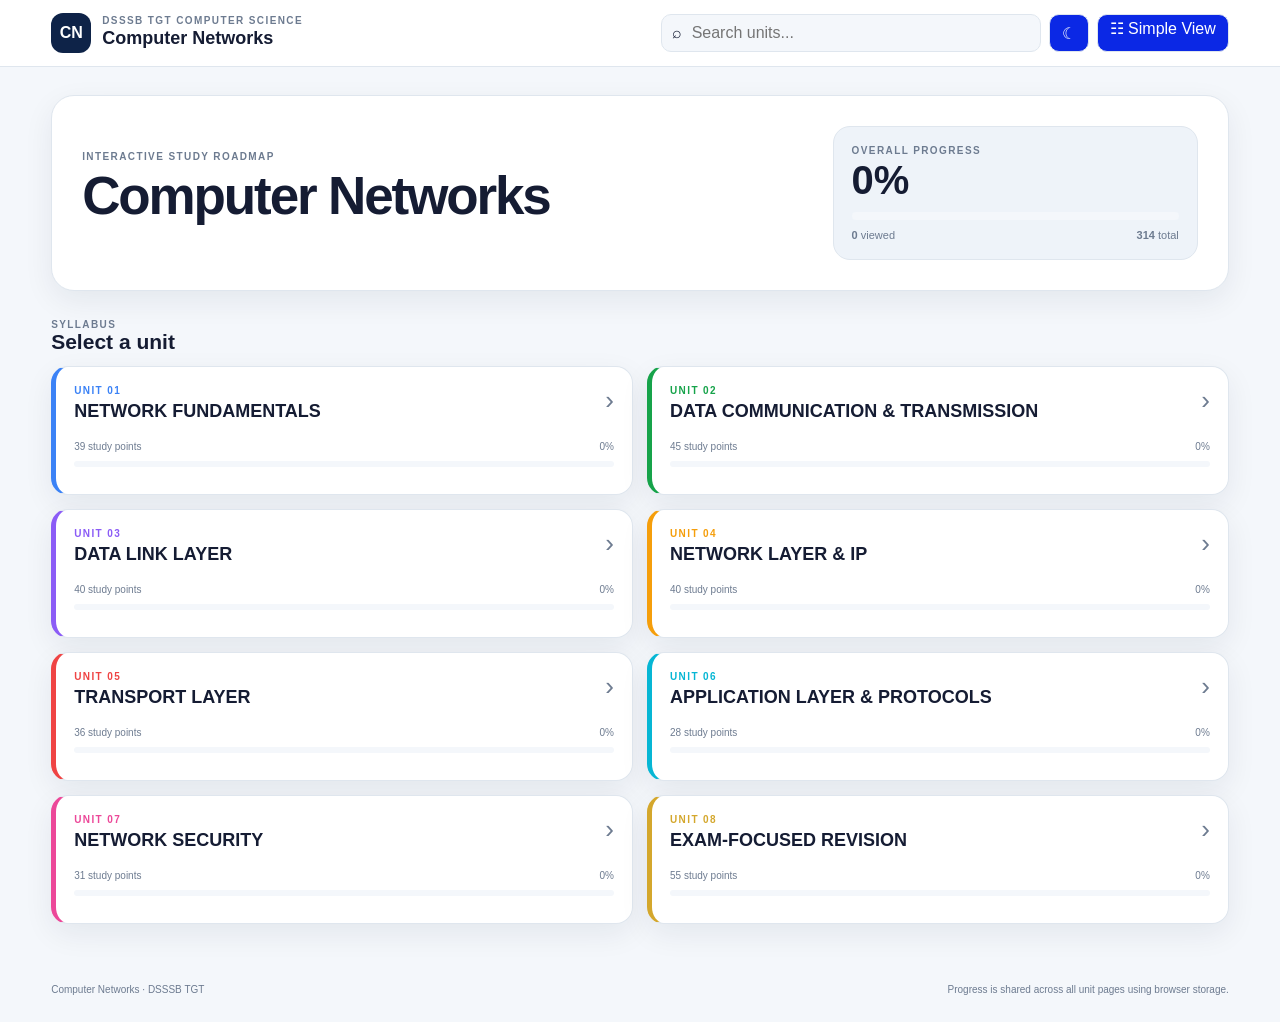
<file: index.html>
<!DOCTYPE html>
<html lang="en">

<head>
  <meta charset="UTF-8">
  <meta name="viewport" content="width=device-width,initial-scale=1.0">
  <title>Computer Networks — DSSSB TGT</title>
  <link rel="stylesheet" href="css/style.css">
</head>

<body>
  <header class="topbar">
    <div class="brand">
      <div class="mark">CN</div>
      <div>
        <div class="eyebrow">DSSSB TGT COMPUTER SCIENCE</div>
        <h1>Computer Networks</h1>
      </div>
    </div>
    <div class="top-actions">
      <label class="search">⌕ <input id="searchInput" placeholder="Search units..."></label>
      <button class="icon-btn" id="themeToggle">☾</button>  
      <a href="simple.html" class="back-btn"> ☷ Simple View </a></div>
  </header>
  <main class="page">
    <section class="hero hero-grid">
      <div>
        <div class="kicker">INTERACTIVE STUDY ROADMAP</div>
        <h2>Computer Networks</h2>
      </div>
      <div class="progress-box">
        <div class="eyebrow">OVERALL PROGRESS</div>
        <div class="progress-big" id="progressPercent">0%</div>
        <div class="bar"><span id="progressBar"></span></div>
        <div class="progress-meta"><span><b id="progressDone">0</b> viewed</span><span><b id="progressTotal">314</b> total</span></div>
      </div>
    </section>
    <div class="section-head">
      <div>
        <div class="kicker">SYLLABUS</div>
        <h3>Select a unit</h3>
      </div>
    </div>
    <section class="unit-grid"><a class="unit-card" href="unit1.html" style="--accent:#3b82f6">
        <div class="unit-card-top">
          <div>
            <div class="unit-no">UNIT 01</div>
            <h4>NETWORK FUNDAMENTALS</h4>
              
          </div>
          <div class="arrow">›</div>
        </div>
        <div class="unit-progress">
          <div class="unit-progress-row"><span>39 study points</span><span id="u1pct">0%</span></div>
          <div class="bar"><span id="u1bar"></span></div>
        </div>
      </a><a class="unit-card" href="unit2.html" style="--accent:#16a34a">
        <div class="unit-card-top">
          <div>
            <div class="unit-no">UNIT 02</div>
            <h4>DATA COMMUNICATION & TRANSMISSION</h4>
              
          </div>
          <div class="arrow">›</div>
        </div>
        <div class="unit-progress">
          <div class="unit-progress-row"><span>45 study points</span><span id="u2pct">0%</span></div>
          <div class="bar"><span id="u2bar"></span></div>
        </div>
      </a><a class="unit-card" href="unit3.html" style="--accent:#8b5cf6">
        <div class="unit-card-top">
          <div>
            <div class="unit-no">UNIT 03</div>
            <h4>DATA LINK LAYER</h4>
          </div>
          <div class="arrow">›</div>
        </div>
        <div class="unit-progress">
          <div class="unit-progress-row"><span>40 study points</span><span id="u3pct">0%</span></div>
          <div class="bar"><span id="u3bar"></span></div>
        </div>
      </a><a class="unit-card" href="unit4.html" style="--accent:#f59e0b">
        <div class="unit-card-top">
          <div>
            <div class="unit-no">UNIT 04</div>
            <h4>NETWORK LAYER & IP</h4>
          </div>
          <div class="arrow">›</div>
        </div>
        <div class="unit-progress">
          <div class="unit-progress-row"><span>40 study points</span><span id="u4pct">0%</span></div>
          <div class="bar"><span id="u4bar"></span></div>
        </div>
      </a><a class="unit-card" href="unit5.html" style="--accent:#ef4444">
        <div class="unit-card-top">
          <div>
            <div class="unit-no">UNIT 05</div>
            <h4>TRANSPORT LAYER</h4>
          </div>
          <div class="arrow">›</div>
        </div>
        <div class="unit-progress">
          <div class="unit-progress-row"><span>36 study points</span><span id="u5pct">0%</span></div>
          <div class="bar"><span id="u5bar"></span></div>
        </div>
      </a><a class="unit-card" href="unit6.html" style="--accent:#06b6d4">
        <div class="unit-card-top">
          <div>
            <div class="unit-no">UNIT 06</div>
            <h4>APPLICATION LAYER & PROTOCOLS</h4>
          </div>
          <div class="arrow">›</div>
        </div>
        <div class="unit-progress">
          <div class="unit-progress-row"><span>28 study points</span><span id="u6pct">0%</span></div>
          <div class="bar"><span id="u6bar"></span></div>
        </div>
      </a><a class="unit-card" href="unit7.html" style="--accent:#ec4899">
        <div class="unit-card-top">
          <div>
            <div class="unit-no">UNIT 07</div>
            <h4>NETWORK SECURITY</h4>
          </div>
          <div class="arrow">›</div>
        </div>
        <div class="unit-progress">
          <div class="unit-progress-row"><span>31 study points</span><span id="u7pct">0%</span></div>
          <div class="bar"><span id="u7bar"></span></div>
        </div>
      </a><a class="unit-card" href="unit8.html" style="--accent:#d4a72c">
        <div class="unit-card-top">
          <div>
            <div class="unit-no">UNIT 08</div>
            <h4>EXAM-FOCUSED REVISION</h4>
          </div>
          <div class="arrow">›</div>
        </div>
        <div class="unit-progress">
          <div class="unit-progress-row"><span>55 study points</span><span id="u8pct">0%</span></div>
          <div class="bar"><span id="u8bar"></span></div>
        </div>
      </a></section>
  </main>
  <footer class="footer"><span>Computer Networks · DSSSB TGT</span><span>Progress is shared across all unit pages using browser storage.</span></footer>
  <script>
    const KEY = "dsssb_cn_global_progress_v4",
      THEME = "dsssb_cn_theme_v4";

    function load() {
      return JSON.parse(localStorage.getItem(KEY) || "{}")
    }

    function theme(d) {
      document.body.classList.toggle("dark", d);
      document.querySelector("#themeToggle").textContent = d ? "☀" : "☾";
      localStorage.setItem(THEME, d ? "1" : "0")
    }

    function update() {
      const p = load();
      let done = 0;
      const counts = {
        "1": 39,
        "2": 45,
        "3": 40,
        "4": 40,
        "5": 36,
        "6": 28,
        "7": 31,
        "8": 55
      };
      for (let i = 1; i <= 8; i++) {
        let d = Object.keys(p).filter(k => k.startsWith("u" + i + "-")).length;
        done += d;
        let pct = counts[i] ? Math.round(d / counts[i] * 100) : 0;
        document.querySelector("#u" + i + "pct").textContent = pct + "%";
        document.querySelector("#u" + i + "bar").style.width = pct + "%";
      }
      let total = 314;
      let pct = Math.round(done / total * 100);
      document.querySelector("#progressPercent").textContent = pct + "%";
      document.querySelector("#progressBar").style.width = pct + "%";
      document.querySelector("#progressDone").textContent = done;
    }
    document.addEventListener("DOMContentLoaded", () => {
      theme(localStorage.getItem(THEME) === "1");
      document.querySelector("#themeToggle").onclick = () => theme(!document.body.classList.contains("dark"));
      update()
    });
  </script>
</body>

</html>
</file>
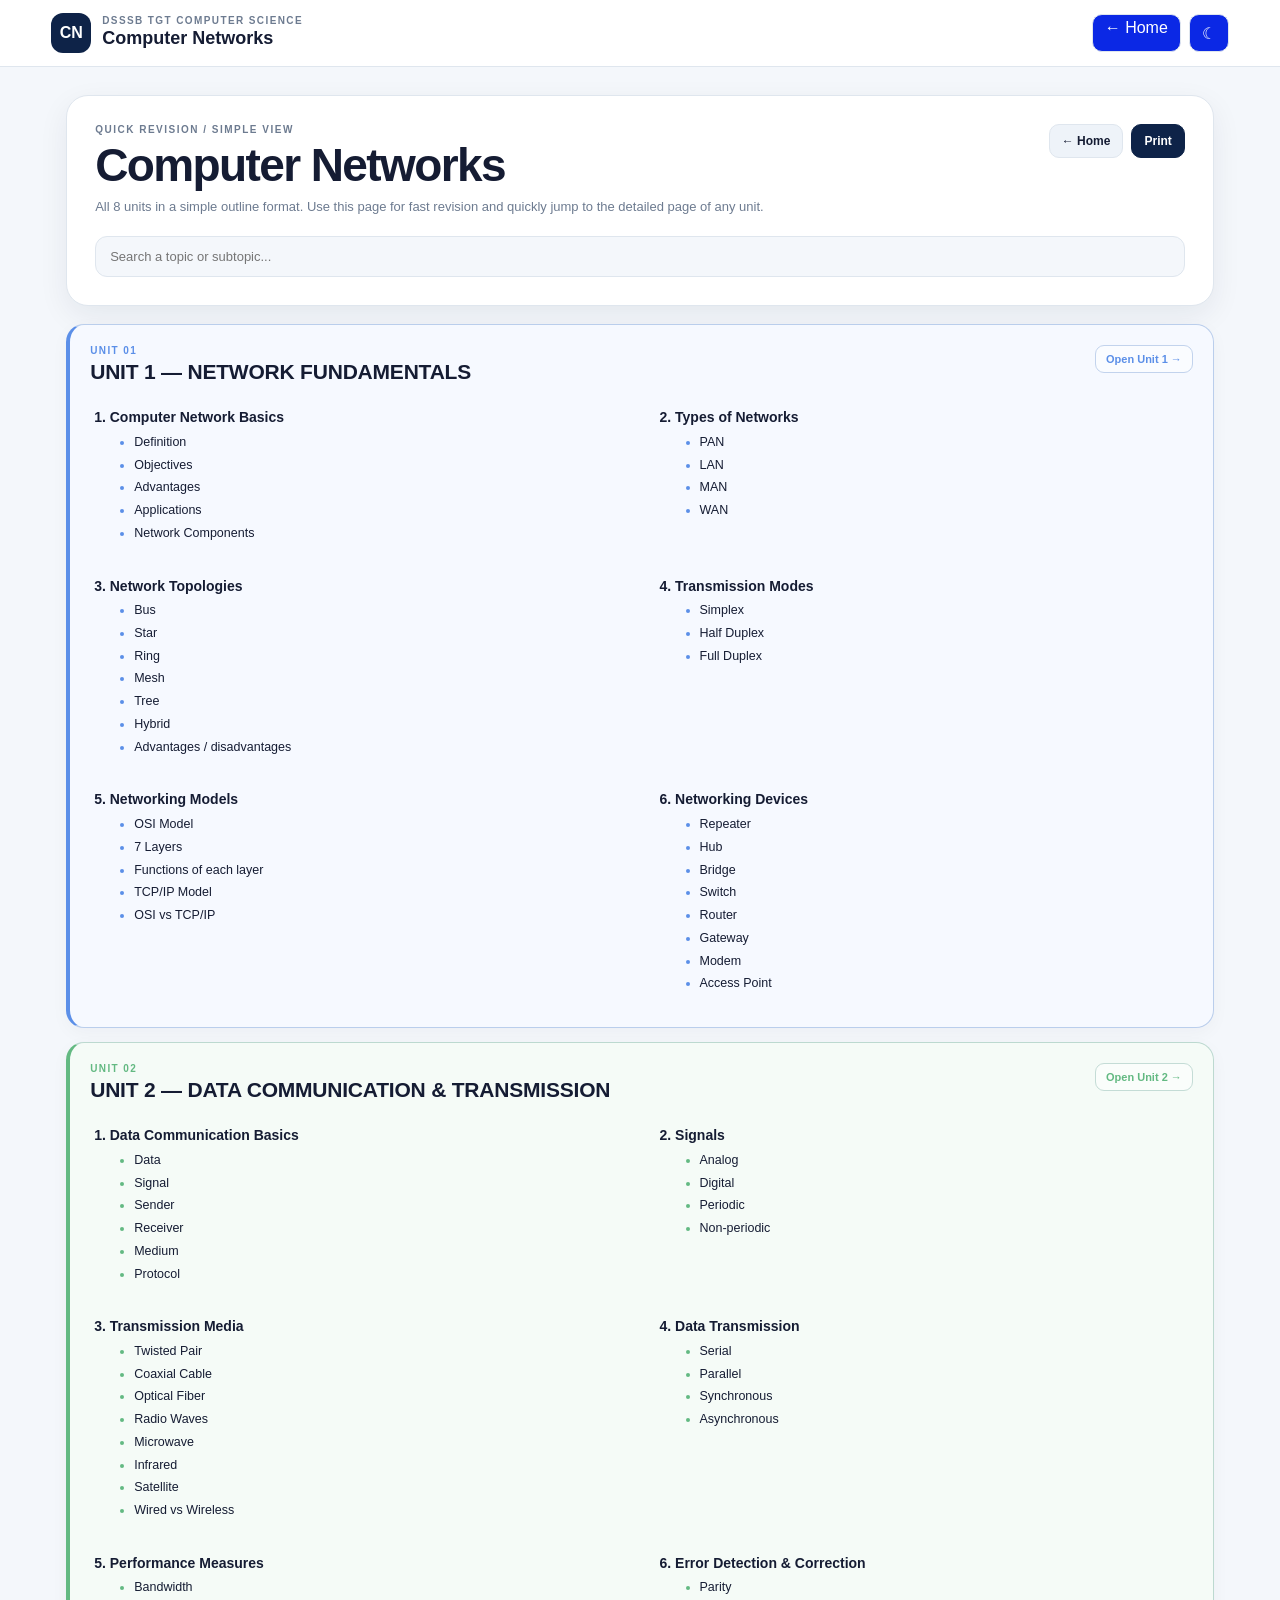
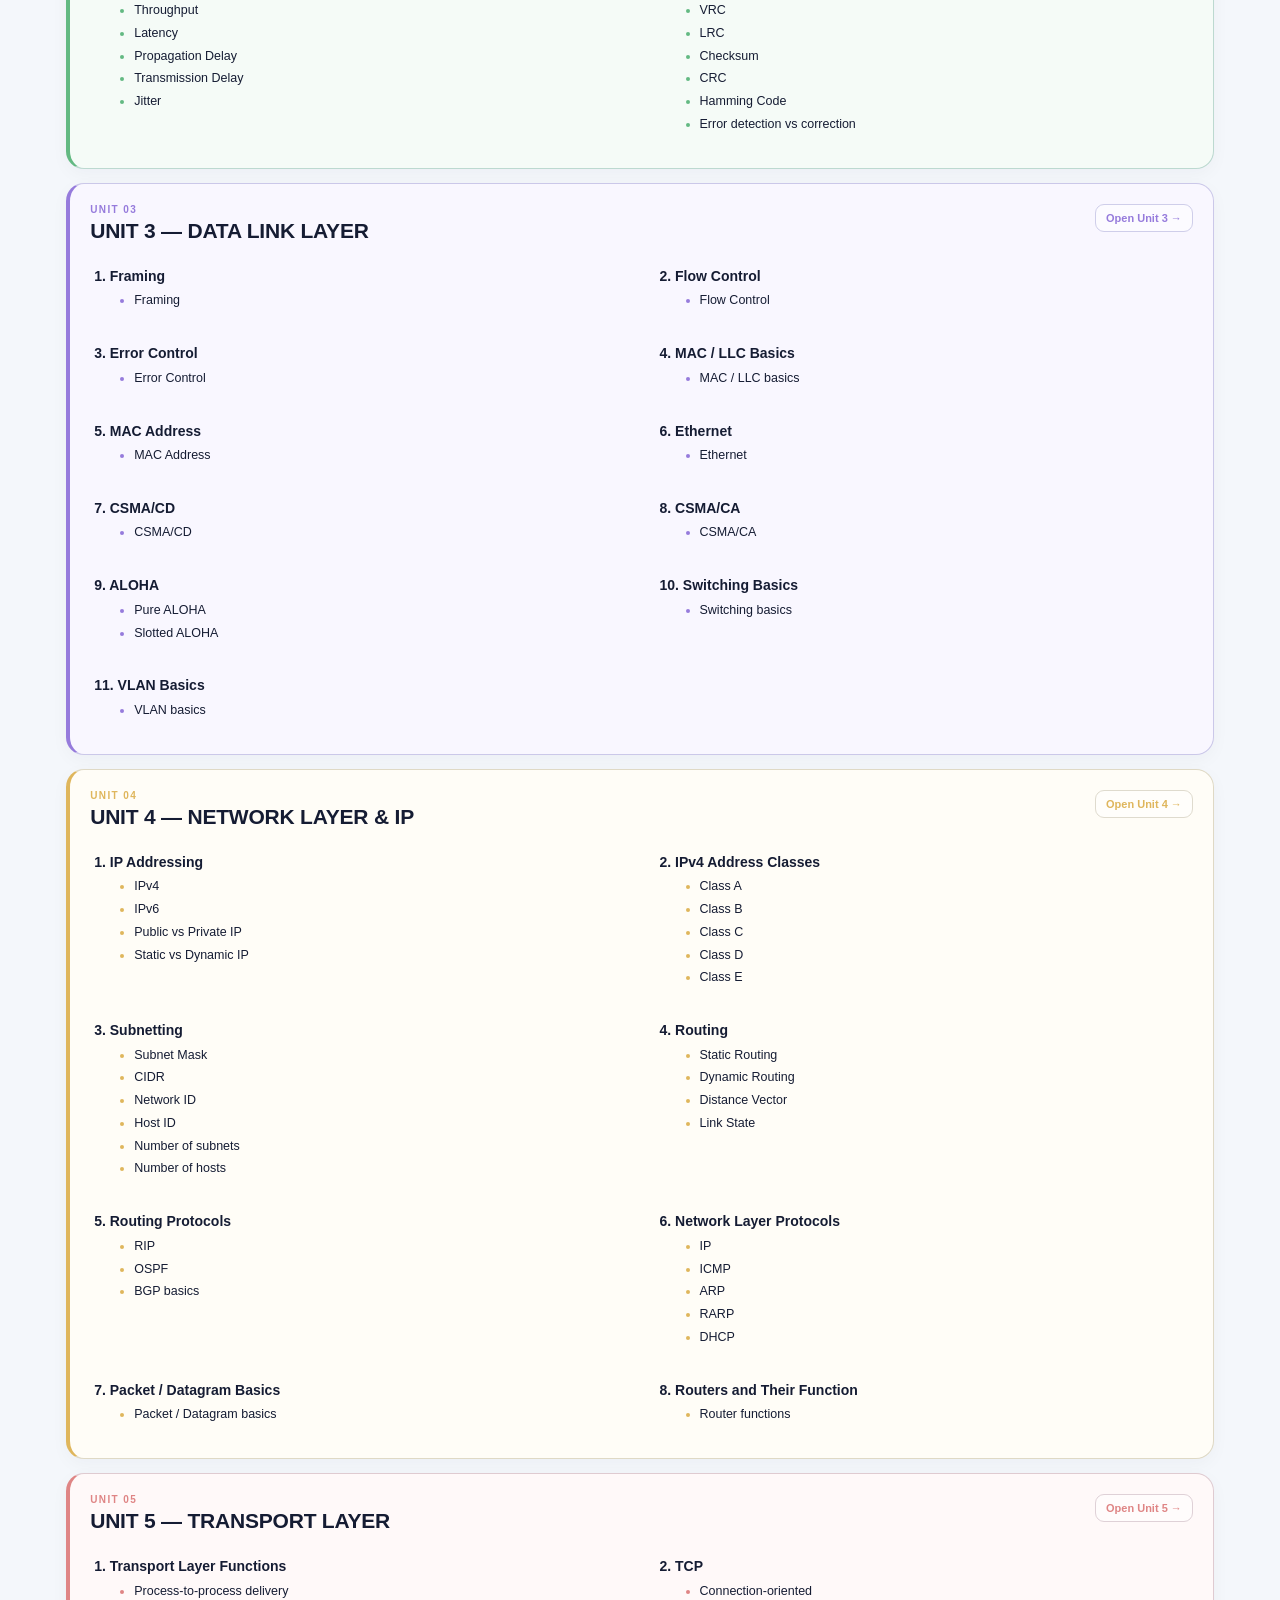
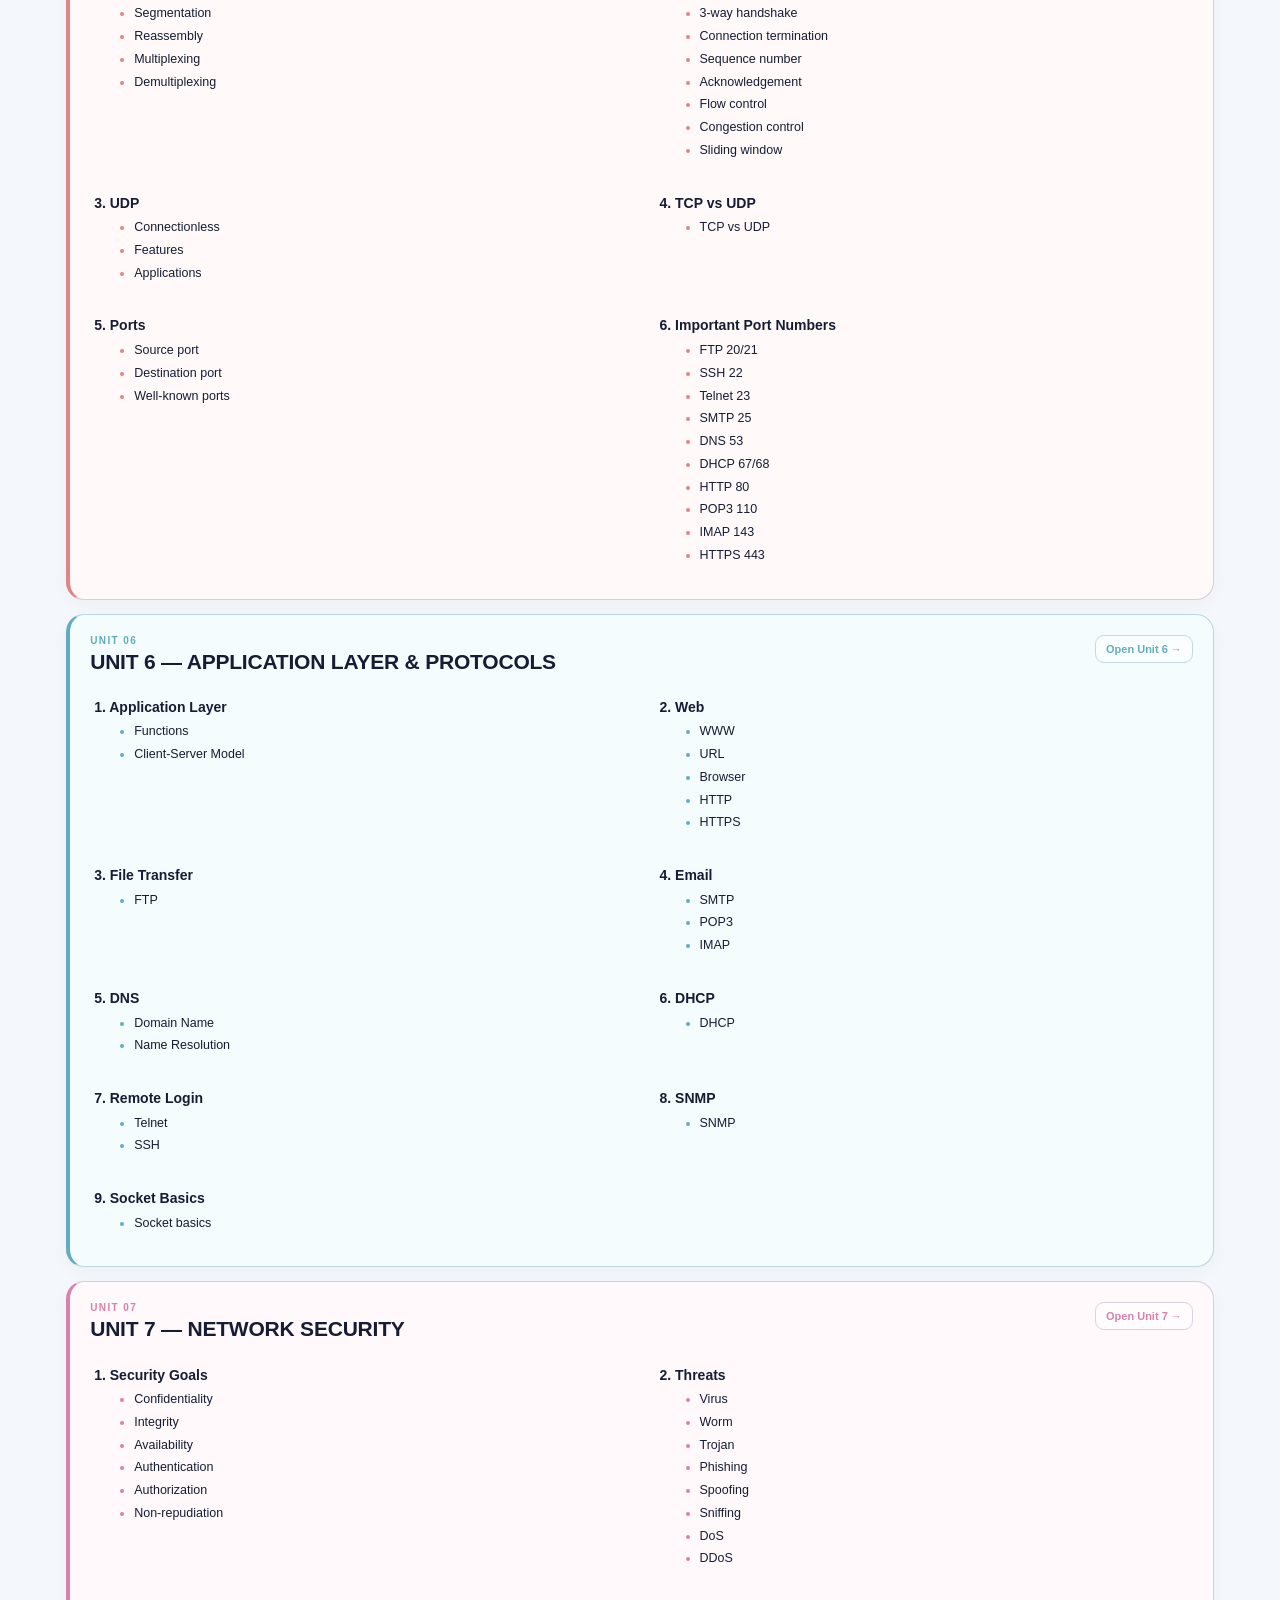
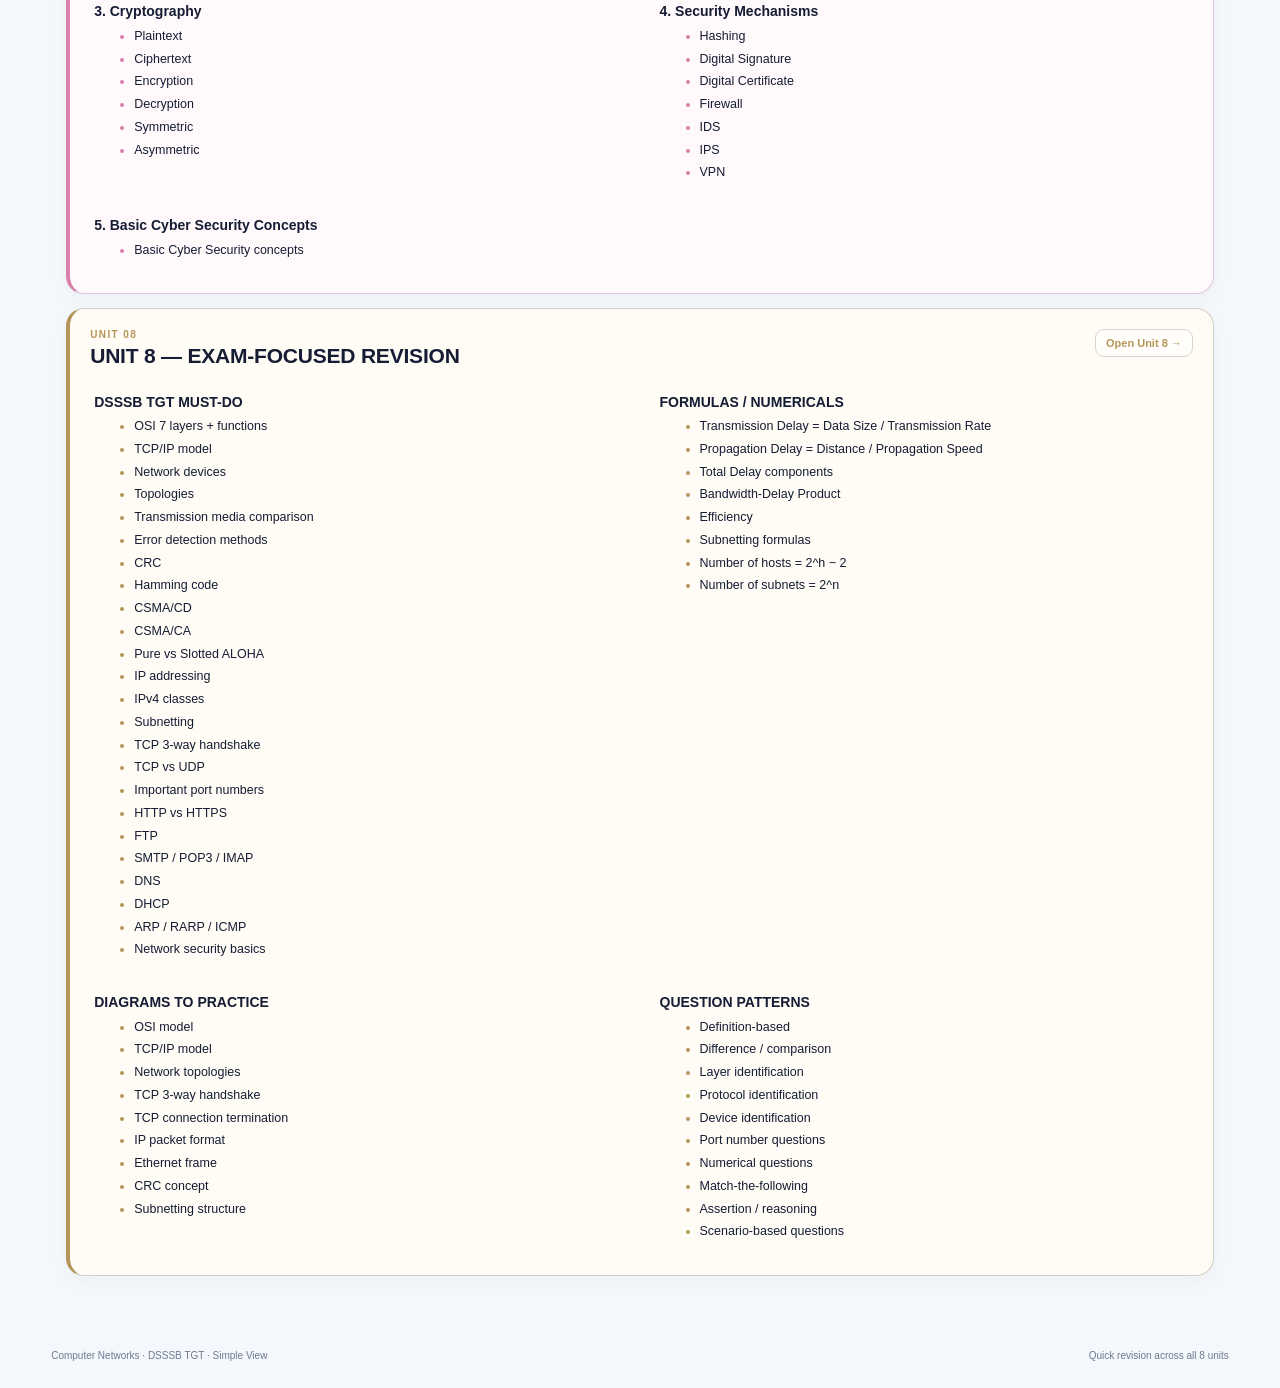
<file: simple.html>
<!DOCTYPE html>
<html lang="en">
<head>
  <meta charset="UTF-8" />
  <meta name="viewport" content="width=device-width, initial-scale=1.0" />

  <title>Simple View | Computer Networks — DSSSB TGT</title>

  <link rel="stylesheet" href="css/style.css" />

  <style>
    /* =========================
       SIMPLE VIEW PAGE
    ========================== */

    .simple-page {
      max-width: 1250px;
      margin: 0 auto;
      padding: 28px 4vw 60px;
    }

    .simple-header {
      background: var(--card);
      border: 1px solid var(--line);
      border-radius: 22px;
      box-shadow: var(--shadow);
      padding: 28px;
      margin-bottom: 18px;
    }

    .simple-header-top {
      display: flex;
      justify-content: space-between;
      align-items: flex-start;
      gap: 20px;
    }

    .simple-kicker {
      font-size: 10px;
      font-weight: 900;
      letter-spacing: 0.15em;
      color: var(--muted);
    }

    .simple-header h2 {
      margin: 6px 0 8px;
      font-size: clamp(30px, 4vw, 46px);
      line-height: 1.05;
      letter-spacing: -0.035em;
    }

    .simple-header p {
      max-width: 800px;
      margin: 0;
      color: var(--muted);
      font-size: 13px;
      line-height: 1.6;
    }

    .simple-actions {
      display: flex;
      gap: 8px;
      flex-wrap: wrap;
    }

    .simple-btn {
      display: inline-flex;
      align-items: center;
      justify-content: center;
      border: 1px solid var(--line);
      background: var(--soft);
      color: var(--ink);
      padding: 9px 12px;
      border-radius: 10px;
      font-size: 12px;
      font-weight: 800;
      text-decoration: none;
      cursor: pointer;
    }

    .simple-btn.primary {
      background: var(--nav);
      color: #fff;
      border-color: var(--nav);
    }

    /* Search */
    .simple-search-wrap {
      margin-top: 18px;
    }

    .simple-search {
      width: 100%;
      padding: 12px 14px;
      border: 1px solid var(--line);
      border-radius: 12px;
      background: var(--bg);
      color: var(--ink);
      outline: none;
      font-size: 13px;
    }

    .simple-search:focus {
      border-color: #7aa7f4;
      box-shadow: 0 0 0 3px rgba(37, 99, 235, 0.08);
    }

    /* Unit */
    .simple-unit {
      --accent: #2563eb;
      --unit-bg: #eef5ff;

      background: var(--unit-bg);
      border: 1px solid color-mix(in srgb, var(--accent) 28%, var(--line));
      border-left: 5px solid var(--accent);
      border-radius: 18px;
      margin: 14px 0;
      padding: 20px;
      box-shadow: 0 7px 22px rgba(20, 32, 50, 0.045);
    }

    .simple-unit.hidden {
      display: none;
    }

    .simple-unit-head {
      display: flex;
      justify-content: space-between;
      align-items: flex-start;
      gap: 15px;
      margin-bottom: 14px;
    }

    .simple-unit-label {
      display: block;
      font-size: 10px;
      letter-spacing: 0.14em;
      font-weight: 900;
      color: var(--accent);
    }

    .simple-unit h3 {
      margin: 4px 0 0;
      font-size: 20px;
      line-height: 1.15;
    }

    .simple-unit-link {
      display: inline-flex;
      align-items: center;
      padding: 7px 10px;
      border-radius: 9px;
      color: var(--accent);
      background: rgba(255, 255, 255, 0.45);
      border: 1px solid color-mix(in srgb, var(--accent) 22%, var(--line));
      font-size: 11px;
      font-weight: 850;
      text-decoration: none;
      white-space: nowrap;
    }

    /* Topics */
    .simple-topics {
      display: grid;
      grid-template-columns: repeat(2, minmax(0, 1fr));
      gap: 10px 28px;
    }

    .simple-topic {
      padding: 9px 0;
      min-width: 0;
    }

    .simple-topic-title {
      font-weight: 900;
      font-size: 13px;
      color: var(--ink);
      line-height: 1.35;
    }

    .simple-topic ul {
      margin: 5px 0 0;
      /*padding-left: 20px; */
    }

    .simple-topic li {
      color: var(--muted);
      font-size: 12px;
      line-height: 1.4;
      margin: 3px 0;
    }

    .simple-topic li::marker {
      color: var(--accent);
    }

    /* Unit-specific colors */
    .unit-1 {
      --accent: #2563eb;
      --unit-bg: #eef5ff;
    }

    .unit-2 {
      --accent: #16a34a;
      --unit-bg: #effaf3;
    }

    .unit-3 {
      --accent: #8b5cf6;
      --unit-bg: #f5f1ff;
    }

    .unit-4 {
      --accent: #f59e0b;
      --unit-bg: #fff8e9;
    }

    .unit-5 {
      --accent: #ef4444;
      --unit-bg: #fff1f1;
    }

    .unit-6 {
      --accent: #0891b2;
      --unit-bg: #eefbfe;
    }

    .unit-7 {
      --accent: #ec4899;
      --unit-bg: #fff0f8;
    }

    .unit-8 {
      --accent: #a16207;
      --unit-bg: #fff9e9;
    }

    /* Dark mode readability */
    body.dark .simple-unit-link {
      background: rgba(0, 0, 0, 0.08);
    }

    .no-results {
      display: none;
      text-align: center;
      padding: 40px 20px;
      color: var(--muted);
      background: var(--card);
      border: 1px solid var(--line);
      border-radius: 16px;
    }

    .no-results.show {
      display: block;
    }


    /* =========================================
   SIMPLE VIEW ONLY — LIGHTER COLORS
========================================= */

.simple-unit {
  background: var(--unit-bg);
}


/* Unit 1 */
.unit-1 {
  --accent: #5b8fe8;
  --unit-bg: #f6f9ff;
}

/* Unit 2 */
.unit-2 {
  --accent: #63b982;
  --unit-bg: #f5fbf7;
}

/* Unit 3 */
.unit-3 {
  --accent: #967bdc;
  --unit-bg: #f9f7ff;
}

/* Unit 4 */
.unit-4 {
  --accent: #dfb65c;
  --unit-bg: #fffdf7;
}

/* Unit 5 */
.unit-5 {
  --accent: #df8585;
  --unit-bg: #fff9f9;
}

/* Unit 6 */
.unit-6 {
  --accent: #60adbf;
  --unit-bg: #f5fcfd;
}

/* Unit 7 */
.unit-7 {
  --accent: #da80ad;
  --unit-bg: #fff9fc;
}

/* Unit 8 */
.unit-8 {
  --accent: #b59659;
  --unit-bg: #fffcf6;
}


/* =========================================
   SIMPLE VIEW — MORE PROMINENT TEXT
========================================= */

.simple-unit h3 {
  font-size: 21px;
  font-weight: 850;
  color: var(--ink);
  letter-spacing: -0.01em;
}

.simple-topic-title {
  font-size: 14px;
  font-weight: 850;
  color: var(--ink);
  line-height: 1.4;
}

.simple-topic li {
  font-size: 12.5px;
  font-weight: 500;
  color: var(--ink);
  line-height: 1.5;
  margin: 4px 0;
}

.simple-topic li::marker {
  color: var(--accent);
}

.simple-unit-label {
  color: var(--accent);
  font-weight: 900;
}

.simple-unit-link {
  font-weight: 850;
}


/* Slightly clearer separation */
.simple-topic {
  padding: 10px 4px;
}

.simple-unit {
  border-left-width: 4px;
  box-shadow: 0 5px 18px rgba(20, 32, 50, 0.035);
}



    /* Responsive */
    @media (max-width: 850px) {
      .simple-header-top {
        flex-direction: column;
      }

      .simple-topics {
        grid-template-columns: 1fr;
      }
    }

    @media (max-width: 600px) {
      .simple-page {
        padding: 18px 16px 45px;
      }

      .simple-header {
        padding: 20px;
      }

      .simple-unit {
        padding: 16px;
      }

      .simple-unit-head {
        flex-direction: column;
      }

      .simple-unit-link {
        width: 100%;
        justify-content: center;
      }
    }
  </style>
</head>

<body>

  <!-- =========================
       NAVBAR
  ========================== -->
  <header class="topbar">

    <div class="brand">
      <div class="mark">CN</div>

      <div>
        <div class="eyebrow">DSSSB TGT COMPUTER SCIENCE</div>
        <h1>Computer Networks</h1>
      </div>
    </div>

    <div class="top-actions">

      <a href="index.html" class="back-btn">
        ← Home
      </a>

      <button class="icon-btn" id="themeToggle">
        ☾
      </button>

    </div>

  </header>


  <!-- =========================
       MAIN
  ========================== -->
  <main class="simple-page">

    <!-- Header -->
    <section class="simple-header">

      <div class="simple-header-top">

        <div>
          <div class="simple-kicker">
            QUICK REVISION / SIMPLE VIEW
          </div>

          <h2>
            Computer Networks
          </h2>

          <p>
            All 8 units in a simple outline format.
            Use this page for fast revision and quickly jump
            to the detailed page of any unit.
          </p>
        </div>

        <div class="simple-actions">

          <a href="index.html" class="simple-btn">
            ← Home
          </a>

          <button
            class="simple-btn primary"
            id="printBtn"
          >
            Print
          </button>

        </div>

      </div>

      <!-- Search -->
      <div class="simple-search-wrap">

        <input
          type="search"
          id="simpleSearch"
          class="simple-search"
          placeholder="Search a topic or subtopic..."
          autocomplete="off"
        />

      </div>

    </section>


    <!-- =========================
         UNIT 1
    ========================== -->

    <section class="simple-unit unit-1">

      <div class="simple-unit-head">

        <div>
          <span class="simple-unit-label">
            UNIT 01
          </span>

          <h3>
            UNIT 1 — NETWORK FUNDAMENTALS
          </h3>
        </div>

        <a
          href="unit1.html"
          class="simple-unit-link"
        >
          Open Unit 1 →
        </a>

      </div>


      <div class="simple-topics">

        <div class="simple-topic">
          <div class="simple-topic-title">
            1. Computer Network Basics
          </div>

          <ul>
            <li>Definition</li>
            <li>Objectives</li>
            <li>Advantages</li>
            <li>Applications</li>
            <li>Network Components</li>
          </ul>
        </div>


        <div class="simple-topic">
          <div class="simple-topic-title">
            2. Types of Networks
          </div>

          <ul>
            <li>PAN</li>
            <li>LAN</li>
            <li>MAN</li>
            <li>WAN</li>
          </ul>
        </div>


        <div class="simple-topic">
          <div class="simple-topic-title">
            3. Network Topologies
          </div>

          <ul>
            <li>Bus</li>
            <li>Star</li>
            <li>Ring</li>
            <li>Mesh</li>
            <li>Tree</li>
            <li>Hybrid</li>
            <li>Advantages / disadvantages</li>
          </ul>
        </div>


        <div class="simple-topic">
          <div class="simple-topic-title">
            4. Transmission Modes
          </div>

          <ul>
            <li>Simplex</li>
            <li>Half Duplex</li>
            <li>Full Duplex</li>
          </ul>
        </div>


        <div class="simple-topic">
          <div class="simple-topic-title">
            5. Networking Models
          </div>

          <ul>
            <li>OSI Model</li>
            <li>7 Layers</li>
            <li>Functions of each layer</li>
            <li>TCP/IP Model</li>
            <li>OSI vs TCP/IP</li>
          </ul>
        </div>


        <div class="simple-topic">
          <div class="simple-topic-title">
            6. Networking Devices
          </div>

          <ul>
            <li>Repeater</li>
            <li>Hub</li>
            <li>Bridge</li>
            <li>Switch</li>
            <li>Router</li>
            <li>Gateway</li>
            <li>Modem</li>
            <li>Access Point</li>
          </ul>
        </div>

      </div>
    </section>


    <!-- =========================
         UNIT 2
    ========================== -->

    <section class="simple-unit unit-2">

      <div class="simple-unit-head">

        <div>
          <span class="simple-unit-label">
            UNIT 02
          </span>

          <h3>
            UNIT 2 — DATA COMMUNICATION & TRANSMISSION
          </h3>
        </div>

        <a href="unit2.html" class="simple-unit-link">
          Open Unit 2 →
        </a>

      </div>


      <div class="simple-topics">

        <div class="simple-topic">
          <div class="simple-topic-title">
            1. Data Communication Basics
          </div>

          <ul>
            <li>Data</li>
            <li>Signal</li>
            <li>Sender</li>
            <li>Receiver</li>
            <li>Medium</li>
            <li>Protocol</li>
          </ul>
        </div>


        <div class="simple-topic">
          <div class="simple-topic-title">
            2. Signals
          </div>

          <ul>
            <li>Analog</li>
            <li>Digital</li>
            <li>Periodic</li>
            <li>Non-periodic</li>
          </ul>
        </div>


        <div class="simple-topic">
          <div class="simple-topic-title">
            3. Transmission Media
          </div>

          <ul>
            <li>Twisted Pair</li>
            <li>Coaxial Cable</li>
            <li>Optical Fiber</li>
            <li>Radio Waves</li>
            <li>Microwave</li>
            <li>Infrared</li>
            <li>Satellite</li>
            <li>Wired vs Wireless</li>
          </ul>
        </div>


        <div class="simple-topic">
          <div class="simple-topic-title">
            4. Data Transmission
          </div>

          <ul>
            <li>Serial</li>
            <li>Parallel</li>
            <li>Synchronous</li>
            <li>Asynchronous</li>
          </ul>
        </div>


        <div class="simple-topic">
          <div class="simple-topic-title">
            5. Performance Measures
          </div>

          <ul>
            <li>Bandwidth</li>
            <li>Throughput</li>
            <li>Latency</li>
            <li>Propagation Delay</li>
            <li>Transmission Delay</li>
            <li>Jitter</li>
          </ul>
        </div>


        <div class="simple-topic">
          <div class="simple-topic-title">
            6. Error Detection & Correction
          </div>

          <ul>
            <li>Parity</li>
            <li>VRC</li>
            <li>LRC</li>
            <li>Checksum</li>
            <li>CRC</li>
            <li>Hamming Code</li>
            <li>Error detection vs correction</li>
          </ul>
        </div>

      </div>
    </section>


    <!-- =========================
         UNIT 3
    ========================== -->

    <section class="simple-unit unit-3">

      <div class="simple-unit-head">

        <div>
          <span class="simple-unit-label">
            UNIT 03
          </span>

          <h3>
            UNIT 3 — DATA LINK LAYER
          </h3>
        </div>

        <a href="unit3.html" class="simple-unit-link">
          Open Unit 3 →
        </a>

      </div>


      <div class="simple-topics">

        <div class="simple-topic">
          <div class="simple-topic-title">1. Framing</div>
          <ul>
            <li>Framing</li>
          </ul>
        </div>

        <div class="simple-topic">
          <div class="simple-topic-title">2. Flow Control</div>
          <ul>
            <li>Flow Control</li>
          </ul>
        </div>

        <div class="simple-topic">
          <div class="simple-topic-title">3. Error Control</div>
          <ul>
            <li>Error Control</li>
          </ul>
        </div>

        <div class="simple-topic">
          <div class="simple-topic-title">4. MAC / LLC Basics</div>
          <ul>
            <li>MAC / LLC basics</li>
          </ul>
        </div>

        <div class="simple-topic">
          <div class="simple-topic-title">5. MAC Address</div>
          <ul>
            <li>MAC Address</li>
          </ul>
        </div>

        <div class="simple-topic">
          <div class="simple-topic-title">6. Ethernet</div>
          <ul>
            <li>Ethernet</li>
          </ul>
        </div>

        <div class="simple-topic">
          <div class="simple-topic-title">7. CSMA/CD</div>
          <ul>
            <li>CSMA/CD</li>
          </ul>
        </div>

        <div class="simple-topic">
          <div class="simple-topic-title">8. CSMA/CA</div>
          <ul>
            <li>CSMA/CA</li>
          </ul>
        </div>

        <div class="simple-topic">
          <div class="simple-topic-title">9. ALOHA</div>
          <ul>
            <li>Pure ALOHA</li>
            <li>Slotted ALOHA</li>
          </ul>
        </div>

        <div class="simple-topic">
          <div class="simple-topic-title">10. Switching Basics</div>
          <ul>
            <li>Switching basics</li>
          </ul>
        </div>

        <div class="simple-topic">
          <div class="simple-topic-title">11. VLAN Basics</div>
          <ul>
            <li>VLAN basics</li>
          </ul>
        </div>

      </div>
    </section>


    <!-- =========================
         UNIT 4
    ========================== -->

    <section class="simple-unit unit-4">

      <div class="simple-unit-head">

        <div>
          <span class="simple-unit-label">UNIT 04</span>
          <h3>UNIT 4 — NETWORK LAYER & IP</h3>
        </div>

        <a href="unit4.html" class="simple-unit-link">
          Open Unit 4 →
        </a>

      </div>

      <div class="simple-topics">

        <div class="simple-topic">
          <div class="simple-topic-title">1. IP Addressing</div>
          <ul>
            <li>IPv4</li>
            <li>IPv6</li>
            <li>Public vs Private IP</li>
            <li>Static vs Dynamic IP</li>
          </ul>
        </div>

        <div class="simple-topic">
          <div class="simple-topic-title">2. IPv4 Address Classes</div>
          <ul>
            <li>Class A</li>
            <li>Class B</li>
            <li>Class C</li>
            <li>Class D</li>
            <li>Class E</li>
          </ul>
        </div>

        <div class="simple-topic">
          <div class="simple-topic-title">3. Subnetting</div>
          <ul>
            <li>Subnet Mask</li>
            <li>CIDR</li>
            <li>Network ID</li>
            <li>Host ID</li>
            <li>Number of subnets</li>
            <li>Number of hosts</li>
          </ul>
        </div>

        <div class="simple-topic">
          <div class="simple-topic-title">4. Routing</div>
          <ul>
            <li>Static Routing</li>
            <li>Dynamic Routing</li>
            <li>Distance Vector</li>
            <li>Link State</li>
          </ul>
        </div>

        <div class="simple-topic">
          <div class="simple-topic-title">5. Routing Protocols</div>
          <ul>
            <li>RIP</li>
            <li>OSPF</li>
            <li>BGP basics</li>
          </ul>
        </div>

        <div class="simple-topic">
          <div class="simple-topic-title">6. Network Layer Protocols</div>
          <ul>
            <li>IP</li>
            <li>ICMP</li>
            <li>ARP</li>
            <li>RARP</li>
            <li>DHCP</li>
          </ul>
        </div>

        <div class="simple-topic">
          <div class="simple-topic-title">7. Packet / Datagram Basics</div>
          <ul>
            <li>Packet / Datagram basics</li>
          </ul>
        </div>

        <div class="simple-topic">
          <div class="simple-topic-title">8. Routers and Their Function</div>
          <ul>
            <li>Router functions</li>
          </ul>
        </div>

      </div>
    </section>


    <!-- =========================
         UNIT 5
    ========================== -->

    <section class="simple-unit unit-5">

      <div class="simple-unit-head">
        <div>
          <span class="simple-unit-label">UNIT 05</span>
          <h3>UNIT 5 — TRANSPORT LAYER</h3>
        </div>

        <a href="unit5.html" class="simple-unit-link">
          Open Unit 5 →
        </a>
      </div>

      <div class="simple-topics">

        <div class="simple-topic">
          <div class="simple-topic-title">1. Transport Layer Functions</div>
          <ul>
            <li>Process-to-process delivery</li>
            <li>Segmentation</li>
            <li>Reassembly</li>
            <li>Multiplexing</li>
            <li>Demultiplexing</li>
          </ul>
        </div>

        <div class="simple-topic">
          <div class="simple-topic-title">2. TCP</div>
          <ul>
            <li>Connection-oriented</li>
            <li>3-way handshake</li>
            <li>Connection termination</li>
            <li>Sequence number</li>
            <li>Acknowledgement</li>
            <li>Flow control</li>
            <li>Congestion control</li>
            <li>Sliding window</li>
          </ul>
        </div>

        <div class="simple-topic">
          <div class="simple-topic-title">3. UDP</div>
          <ul>
            <li>Connectionless</li>
            <li>Features</li>
            <li>Applications</li>
          </ul>
        </div>

        <div class="simple-topic">
          <div class="simple-topic-title">4. TCP vs UDP</div>
          <ul>
            <li>TCP vs UDP</li>
          </ul>
        </div>

        <div class="simple-topic">
          <div class="simple-topic-title">5. Ports</div>
          <ul>
            <li>Source port</li>
            <li>Destination port</li>
            <li>Well-known ports</li>
          </ul>
        </div>

        <div class="simple-topic">
          <div class="simple-topic-title">6. Important Port Numbers</div>
          <ul>
            <li>FTP 20/21</li>
            <li>SSH 22</li>
            <li>Telnet 23</li>
            <li>SMTP 25</li>
            <li>DNS 53</li>
            <li>DHCP 67/68</li>
            <li>HTTP 80</li>
            <li>POP3 110</li>
            <li>IMAP 143</li>
            <li>HTTPS 443</li>
          </ul>
        </div>

      </div>
    </section>


    <!-- =========================
         UNIT 6
    ========================== -->

    <section class="simple-unit unit-6">

      <div class="simple-unit-head">
        <div>
          <span class="simple-unit-label">UNIT 06</span>
          <h3>UNIT 6 — APPLICATION LAYER & PROTOCOLS</h3>
        </div>

        <a href="unit6.html" class="simple-unit-link">
          Open Unit 6 →
        </a>
      </div>

      <div class="simple-topics">

        <div class="simple-topic">
          <div class="simple-topic-title">1. Application Layer</div>
          <ul>
            <li>Functions</li>
            <li>Client-Server Model</li>
          </ul>
        </div>

        <div class="simple-topic">
          <div class="simple-topic-title">2. Web</div>
          <ul>
            <li>WWW</li>
            <li>URL</li>
            <li>Browser</li>
            <li>HTTP</li>
            <li>HTTPS</li>
          </ul>
        </div>

        <div class="simple-topic">
          <div class="simple-topic-title">3. File Transfer</div>
          <ul>
            <li>FTP</li>
          </ul>
        </div>

        <div class="simple-topic">
          <div class="simple-topic-title">4. Email</div>
          <ul>
            <li>SMTP</li>
            <li>POP3</li>
            <li>IMAP</li>
          </ul>
        </div>

        <div class="simple-topic">
          <div class="simple-topic-title">5. DNS</div>
          <ul>
            <li>Domain Name</li>
            <li>Name Resolution</li>
          </ul>
        </div>

        <div class="simple-topic">
          <div class="simple-topic-title">6. DHCP</div>
          <ul>
            <li>DHCP</li>
          </ul>
        </div>

        <div class="simple-topic">
          <div class="simple-topic-title">7. Remote Login</div>
          <ul>
            <li>Telnet</li>
            <li>SSH</li>
          </ul>
        </div>

        <div class="simple-topic">
          <div class="simple-topic-title">8. SNMP</div>
          <ul>
            <li>SNMP</li>
          </ul>
        </div>

        <div class="simple-topic">
          <div class="simple-topic-title">9. Socket Basics</div>
          <ul>
            <li>Socket basics</li>
          </ul>
        </div>

      </div>
    </section>


    <!-- =========================
         UNIT 7
    ========================== -->

    <section class="simple-unit unit-7">

      <div class="simple-unit-head">
        <div>
          <span class="simple-unit-label">UNIT 07</span>
          <h3>UNIT 7 — NETWORK SECURITY</h3>
        </div>

        <a href="unit7.html" class="simple-unit-link">
          Open Unit 7 →
        </a>
      </div>

      <div class="simple-topics">

        <div class="simple-topic">
          <div class="simple-topic-title">1. Security Goals</div>
          <ul>
            <li>Confidentiality</li>
            <li>Integrity</li>
            <li>Availability</li>
            <li>Authentication</li>
            <li>Authorization</li>
            <li>Non-repudiation</li>
          </ul>
        </div>

        <div class="simple-topic">
          <div class="simple-topic-title">2. Threats</div>
          <ul>
            <li>Virus</li>
            <li>Worm</li>
            <li>Trojan</li>
            <li>Phishing</li>
            <li>Spoofing</li>
            <li>Sniffing</li>
            <li>DoS</li>
            <li>DDoS</li>
          </ul>
        </div>

        <div class="simple-topic">
          <div class="simple-topic-title">3. Cryptography</div>
          <ul>
            <li>Plaintext</li>
            <li>Ciphertext</li>
            <li>Encryption</li>
            <li>Decryption</li>
            <li>Symmetric</li>
            <li>Asymmetric</li>
          </ul>
        </div>

        <div class="simple-topic">
          <div class="simple-topic-title">4. Security Mechanisms</div>
          <ul>
            <li>Hashing</li>
            <li>Digital Signature</li>
            <li>Digital Certificate</li>
            <li>Firewall</li>
            <li>IDS</li>
            <li>IPS</li>
            <li>VPN</li>
          </ul>
        </div>

        <div class="simple-topic">
          <div class="simple-topic-title">5. Basic Cyber Security Concepts</div>
          <ul>
            <li>Basic Cyber Security concepts</li>
          </ul>
        </div>

      </div>
    </section>


    <!-- =========================
         UNIT 8
    ========================== -->

    <section class="simple-unit unit-8">

      <div class="simple-unit-head">
        <div>
          <span class="simple-unit-label">UNIT 08</span>
          <h3>UNIT 8 — EXAM-FOCUSED REVISION</h3>
        </div>

        <a href="unit8.html" class="simple-unit-link">
          Open Unit 8 →
        </a>
      </div>

      <div class="simple-topics">

        <div class="simple-topic">
          <div class="simple-topic-title">
            DSSSB TGT MUST-DO
          </div>

          <ul>
            <li>OSI 7 layers + functions</li>
            <li>TCP/IP model</li>
            <li>Network devices</li>
            <li>Topologies</li>
            <li>Transmission media comparison</li>
            <li>Error detection methods</li>
            <li>CRC</li>
            <li>Hamming code</li>
            <li>CSMA/CD</li>
            <li>CSMA/CA</li>
            <li>Pure vs Slotted ALOHA</li>
            <li>IP addressing</li>
            <li>IPv4 classes</li>
            <li>Subnetting</li>
            <li>TCP 3-way handshake</li>
            <li>TCP vs UDP</li>
            <li>Important port numbers</li>
            <li>HTTP vs HTTPS</li>
            <li>FTP</li>
            <li>SMTP / POP3 / IMAP</li>
            <li>DNS</li>
            <li>DHCP</li>
            <li>ARP / RARP / ICMP</li>
            <li>Network security basics</li>
          </ul>
        </div>


        <div class="simple-topic">
          <div class="simple-topic-title">
            FORMULAS / NUMERICALS
          </div>

          <ul>
            <li>Transmission Delay = Data Size / Transmission Rate</li>
            <li>Propagation Delay = Distance / Propagation Speed</li>
            <li>Total Delay components</li>
            <li>Bandwidth-Delay Product</li>
            <li>Efficiency</li>
            <li>Subnetting formulas</li>
            <li>Number of hosts = 2^h − 2</li>
            <li>Number of subnets = 2^n</li>
          </ul>
        </div>


        <div class="simple-topic">
          <div class="simple-topic-title">
            DIAGRAMS TO PRACTICE
          </div>

          <ul>
            <li>OSI model</li>
            <li>TCP/IP model</li>
            <li>Network topologies</li>
            <li>TCP 3-way handshake</li>
            <li>TCP connection termination</li>
            <li>IP packet format</li>
            <li>Ethernet frame</li>
            <li>CRC concept</li>
            <li>Subnetting structure</li>
          </ul>
        </div>


        <div class="simple-topic">
          <div class="simple-topic-title">
            QUESTION PATTERNS
          </div>

          <ul>
            <li>Definition-based</li>
            <li>Difference / comparison</li>
            <li>Layer identification</li>
            <li>Protocol identification</li>
            <li>Device identification</li>
            <li>Port number questions</li>
            <li>Numerical questions</li>
            <li>Match-the-following</li>
            <li>Assertion / reasoning</li>
            <li>Scenario-based questions</li>
          </ul>
        </div>

      </div>
    </section>


    <div id="noResults" class="no-results">
      <strong>No matching topic found.</strong>
      <div style="margin-top:5px;">
        Try another keyword.
      </div>
    </div>

  </main>


  <footer class="footer">
    <span>
      Computer Networks · DSSSB TGT · Simple View
    </span>

    <span>
      Quick revision across all 8 units
    </span>
  </footer>


  <!-- =========================
       JS
  ========================== -->

  <script>
    // -------------------------
    // DARK MODE
    // -------------------------

    const themeKey = "dsssb_cn_theme_v4";

    function setTheme(isDark) {
      document.body.classList.toggle("dark", isDark);

      const button = document.getElementById("themeToggle");

      if (button) {
        button.textContent = isDark ? "☀" : "☾";
      }

      localStorage.setItem(
        themeKey,
        isDark ? "1" : "0"
      );
    }

    const savedTheme =
      localStorage.getItem(themeKey) === "1";

    setTheme(savedTheme);

    document
      .getElementById("themeToggle")
      ?.addEventListener("click", () => {
        setTheme(
          !document.body.classList.contains("dark")
        );
      });


    // -------------------------
    // SEARCH
    // -------------------------

    const searchInput =
      document.getElementById("simpleSearch");

    const units =
      [...document.querySelectorAll(".simple-unit")];

    const noResults =
      document.getElementById("noResults");

    searchInput.addEventListener("input", () => {

      const query =
        searchInput.value
          .trim()
          .toLowerCase();

      let visibleUnits = 0;

      units.forEach(unit => {

        const text =
          unit.innerText.toLowerCase();

        const match =
          query === "" || text.includes(query);

        unit.classList.toggle(
          "hidden",
          !match
        );

        if (match) {
          visibleUnits++;
        }

      });

      noResults.classList.toggle(
        "show",
        visibleUnits === 0
      );

    });


    // -------------------------
    // PRINT
    // -------------------------

    document
      .getElementById("printBtn")
      ?.addEventListener("click", () => {
        window.print();
      });


    // -------------------------
    // CTRL + K SEARCH
    // -------------------------

    document.addEventListener("keydown", e => {

      if (
        (e.ctrlKey || e.metaKey) &&
        e.key.toLowerCase() === "k"
      ) {

        e.preventDefault();

        searchInput.focus();
      }

    });
  </script>

</body>
</html>
</file>
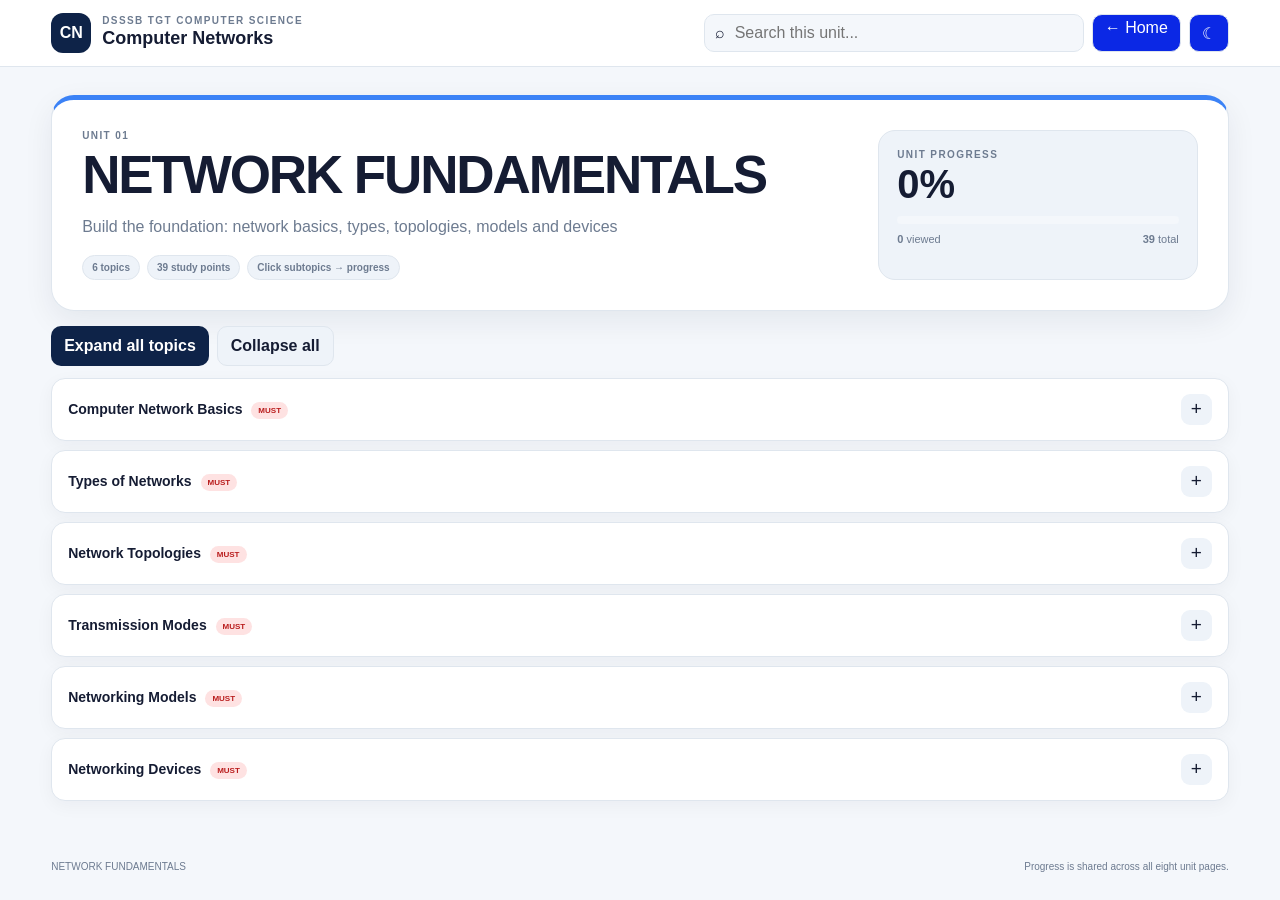
<file: unit1.html>
<!DOCTYPE html>
<html lang="en">

<head>
  <meta charset="UTF-8">
  <meta name="viewport" content="width=device-width,initial-scale=1.0">
  <title>NETWORK FUNDAMENTALS | DSSSB TGT</title>
  <link rel="stylesheet" href="css/style.css">
</head>

<body style="--accent:#3b82f6">
  <header class="topbar">
    <div class="brand">
      <div class="mark">CN</div>
      <div>
        <div class="eyebrow">DSSSB TGT COMPUTER SCIENCE</div>
        <h1>Computer Networks</h1>
      </div>
    </div>
    <div class="top-actions">
      <label class="search">⌕ <input id="searchInput" placeholder="Search this unit..."></label>
      <a class="back-btn" href="index.html">← Home</a>
      <button class="icon-btn" id="themeToggle">☾</button>
    </div>
  </header>
  <main class="page">
    <section class="unit-hero" style="--accent:#3b82f6">
      <div class="unit-header-row">
        <div>
          <div class="unit-label">UNIT 01</div>
          <h2>NETWORK FUNDAMENTALS</h2>
          <p>Build the foundation: network basics, types, topologies, models and devices</p>
          <div class="stats"><span class="pill">6 topics</span><span class="pill">39 study points</span><span class="pill">Click subtopics → progress</span></div>
        </div>
        <div class="progress-box">
          <div class="eyebrow">UNIT PROGRESS</div>
          <div class="progress-big" id="progressPercent">0%</div>
          <div class="bar"><span id="progressBar"></span></div>
          <div class="progress-meta"><span><b id="progressDone">0</b> viewed</span><span><b id="progressTotal">39</b> total</span></div>
        </div>
      </div>
    </section>
    <div class="unit-tools"><button class="btn primary" id="expandAll">Expand all topics</button><button class="btn secondary" id="collapseAll">Collapse all</button></div>
    <section class="topic-list">
      <article class="topic" data-search="computer network basics definition of a computer network objectives: resource sharing, communication, reliability, cost effectiveness advantages of networking applications of computer networks network components: sender, receiver, message, medium, protocol">
        <div class="topic-head">
          <div>
            <div class="topic-title">Computer Network Basics <span class="priority must">MUST</span></div>
             
          </div>
          <div class="topic-right"><button class="toggle">+</button></div>
        </div>
        <div class="topic-body">
          <div class="subtopic" data-progress-id="u1-1-1"><label class="subtopic-row"><input class="subtopic-check" type="checkbox" aria-label="Mark Definition of a computer network complete"><span class="subtopic-copy">
                <div class="subtopic-title">Definition of a computer network</div>
                 
              </span></label></div>
          <div class="subtopic" data-progress-id="u1-1-2"><label class="subtopic-row"><input class="subtopic-check" type="checkbox" aria-label="Mark Objectives: resource sharing, communication, reliability, cost effectiveness complete"><span class="subtopic-copy">
                <div class="subtopic-title">Objectives: resource sharing, communication, reliability, cost effectiveness</div>
                 
              </span></label></div>
          <div class="subtopic" data-progress-id="u1-1-3"><label class="subtopic-row"><input class="subtopic-check" type="checkbox" aria-label="Mark Advantages of networking complete"><span class="subtopic-copy">
                <div class="subtopic-title">Advantages of networking</div>
                 
              </span></label></div>
          <div class="subtopic" data-progress-id="u1-1-4"><label class="subtopic-row"><input class="subtopic-check" type="checkbox" aria-label="Mark Applications of computer networks complete"><span class="subtopic-copy">
                <div class="subtopic-title">Applications of computer networks</div>
                 
              </span></label></div>
          <div class="subtopic" data-progress-id="u1-1-5"><label class="subtopic-row"><input class="subtopic-check" type="checkbox" aria-label="Mark Network components: sender, receiver, message, medium, protocol complete"><span class="subtopic-copy">
                <div class="subtopic-title">Network components: sender, receiver, message, medium, protocol</div>
                 
              </span></label></div>
          <div class="tip">Study this point at DSSSB TGT level first. Prioritize definitions, comparisons, examples, diagrams and basic numericals.</div>
        </div>
      </article>
      <article class="topic" data-search="types of networks pan — personal area network lan — local area network man — metropolitan area network wan — wide area network compare range, ownership and typical use">
        <div class="topic-head">
          <div>
            <div class="topic-title">Types of Networks <span class="priority must">MUST</span></div>
             
          </div>
          <div class="topic-right"><button class="toggle">+</button></div>
        </div>
        <div class="topic-body">
          <div class="subtopic" data-progress-id="u1-2-1"><label class="subtopic-row"><input class="subtopic-check" type="checkbox" aria-label="Mark PAN — Personal Area Network complete"><span class="subtopic-copy">
                <div class="subtopic-title">PAN — Personal Area Network</div>
                 
              </span></label></div>
          <div class="subtopic" data-progress-id="u1-2-2"><label class="subtopic-row"><input class="subtopic-check" type="checkbox" aria-label="Mark LAN — Local Area Network complete"><span class="subtopic-copy">
                <div class="subtopic-title">LAN — Local Area Network</div>
                 
              </span></label></div>
          <div class="subtopic" data-progress-id="u1-2-3"><label class="subtopic-row"><input class="subtopic-check" type="checkbox" aria-label="Mark MAN — Metropolitan Area Network complete"><span class="subtopic-copy">
                <div class="subtopic-title">MAN — Metropolitan Area Network</div>
                 
              </span></label></div>
          <div class="subtopic" data-progress-id="u1-2-4"><label class="subtopic-row"><input class="subtopic-check" type="checkbox" aria-label="Mark WAN — Wide Area Network complete"><span class="subtopic-copy">
                <div class="subtopic-title">WAN — Wide Area Network</div>
                 
              </span></label></div>
          <div class="subtopic" data-progress-id="u1-2-5"><label class="subtopic-row"><input class="subtopic-check" type="checkbox" aria-label="Mark Compare range, ownership and typical use complete"><span class="subtopic-copy">
                <div class="subtopic-title">Compare range, ownership and typical use</div>
                 
              </span></label></div>
          <div class="tip">Study this point at DSSSB TGT level first. Prioritize definitions, comparisons, examples, diagrams and basic numericals.</div>
        </div>
      </article>
      <article class="topic" data-search="network topologies bus topology star topology ring topology mesh topology tree topology hybrid topology advantages and disadvantages failure points, cabling and scenario-based identification">
        <div class="topic-head">
          <div>
            <div class="topic-title">Network Topologies <span class="priority must">MUST</span></div>
             
          </div>
          <div class="topic-right"><button class="toggle">+</button></div>
        </div>
        <div class="topic-body">
          <div class="subtopic" data-progress-id="u1-3-1"><label class="subtopic-row"><input class="subtopic-check" type="checkbox" aria-label="Mark Bus topology complete"><span class="subtopic-copy">
                <div class="subtopic-title">Bus topology</div>
                 
              </span></label></div>
          <div class="subtopic" data-progress-id="u1-3-2"><label class="subtopic-row"><input class="subtopic-check" type="checkbox" aria-label="Mark Star topology complete"><span class="subtopic-copy">
                <div class="subtopic-title">Star topology</div>
                 
              </span></label></div>
          <div class="subtopic" data-progress-id="u1-3-3"><label class="subtopic-row"><input class="subtopic-check" type="checkbox" aria-label="Mark Ring topology complete"><span class="subtopic-copy">
                <div class="subtopic-title">Ring topology</div>
                 
              </span></label></div>
          <div class="subtopic" data-progress-id="u1-3-4"><label class="subtopic-row"><input class="subtopic-check" type="checkbox" aria-label="Mark Mesh topology complete"><span class="subtopic-copy">
                <div class="subtopic-title">Mesh topology</div>
                 
              </span></label></div>
          <div class="subtopic" data-progress-id="u1-3-5"><label class="subtopic-row"><input class="subtopic-check" type="checkbox" aria-label="Mark Tree topology complete"><span class="subtopic-copy">
                <div class="subtopic-title">Tree topology</div>
                 
              </span></label></div>
          <div class="subtopic" data-progress-id="u1-3-6"><label class="subtopic-row"><input class="subtopic-check" type="checkbox" aria-label="Mark Hybrid topology complete"><span class="subtopic-copy">
                <div class="subtopic-title">Hybrid topology</div>
                 
              </span></label></div>
          <div class="subtopic" data-progress-id="u1-3-7"><label class="subtopic-row"><input class="subtopic-check" type="checkbox" aria-label="Mark Advantages and disadvantages complete"><span class="subtopic-copy">
                <div class="subtopic-title">Advantages and disadvantages</div>
                 
              </span></label></div>
          <div class="subtopic" data-progress-id="u1-3-8"><label class="subtopic-row"><input class="subtopic-check" type="checkbox" aria-label="Mark Failure points, cabling and scenario-based identification complete"><span class="subtopic-copy">
                <div class="subtopic-title">Failure points, cabling and scenario-based identification</div>
                 
              </span></label></div>
          <div class="tip">Study this point at DSSSB TGT level first. Prioritize definitions, comparisons, examples, diagrams and basic numericals.</div>
        </div>
      </article>
      <article class="topic" data-search="transmission modes simplex — one-way communication half duplex — both directions, not simultaneously full duplex — both directions simultaneously examples of each mode">
        <div class="topic-head">
          <div>
            <div class="topic-title">Transmission Modes <span class="priority must">MUST</span></div>
             
          </div>
          <div class="topic-right"><button class="toggle">+</button></div>
        </div>
        <div class="topic-body">
          <div class="subtopic" data-progress-id="u1-4-1"><label class="subtopic-row"><input class="subtopic-check" type="checkbox" aria-label="Mark Simplex — one-way communication complete"><span class="subtopic-copy">
                <div class="subtopic-title">Simplex — one-way communication</div>
                 
              </span></label></div>
          <div class="subtopic" data-progress-id="u1-4-2"><label class="subtopic-row"><input class="subtopic-check" type="checkbox" aria-label="Mark Half Duplex — both directions, not simultaneously complete"><span class="subtopic-copy">
                <div class="subtopic-title">Half Duplex — both directions, not simultaneously</div>
                 
              </span></label></div>
          <div class="subtopic" data-progress-id="u1-4-3"><label class="subtopic-row"><input class="subtopic-check" type="checkbox" aria-label="Mark Full Duplex — both directions simultaneously complete"><span class="subtopic-copy">
                <div class="subtopic-title">Full Duplex — both directions simultaneously</div>
                 
              </span></label></div>
          <div class="subtopic" data-progress-id="u1-4-4"><label class="subtopic-row"><input class="subtopic-check" type="checkbox" aria-label="Mark Examples of each mode complete"><span class="subtopic-copy">
                <div class="subtopic-title">Examples of each mode</div>
                 
              </span></label></div>
          <div class="tip">Study this point at DSSSB TGT level first. Prioritize definitions, comparisons, examples, diagrams and basic numericals.</div>
        </div>
      </article>
      <article class="topic" data-search="networking models osi model — 7 layers physical, data link, network, transport, session, presentation, application functions of each osi layer tcp/ip model — 4 layers network access, internet, transport, application osi vs tcp/ip protocol examples mapped to layers">
        <div class="topic-head">
          <div>
            <div class="topic-title">Networking Models <span class="priority must">MUST</span></div>
             
          </div>
          <div class="topic-right"><button class="toggle">+</button></div>
        </div>
        <div class="topic-body">
          <div class="subtopic" data-progress-id="u1-5-1"><label class="subtopic-row"><input class="subtopic-check" type="checkbox" aria-label="Mark OSI Model — 7 layers complete"><span class="subtopic-copy">
                <div class="subtopic-title">OSI Model — 7 layers</div>
                 
              </span></label></div>
          <div class="subtopic" data-progress-id="u1-5-2"><label class="subtopic-row"><input class="subtopic-check" type="checkbox" aria-label="Mark Physical, Data Link, Network, Transport, Session, Presentation, Application complete"><span class="subtopic-copy">
                <div class="subtopic-title">Physical, Data Link, Network, Transport, Session, Presentation, Application</div>
                 
              </span></label></div>
          <div class="subtopic" data-progress-id="u1-5-3"><label class="subtopic-row"><input class="subtopic-check" type="checkbox" aria-label="Mark Functions of each OSI layer complete"><span class="subtopic-copy">
                <div class="subtopic-title">Functions of each OSI layer</div>
                 
              </span></label></div>
          <div class="subtopic" data-progress-id="u1-5-4"><label class="subtopic-row"><input class="subtopic-check" type="checkbox" aria-label="Mark TCP/IP Model — 4 layers complete"><span class="subtopic-copy">
                <div class="subtopic-title">TCP/IP Model — 4 layers</div>
                 
              </span></label></div>
          <div class="subtopic" data-progress-id="u1-5-5"><label class="subtopic-row"><input class="subtopic-check" type="checkbox" aria-label="Mark Network Access, Internet, Transport, Application complete"><span class="subtopic-copy">
                <div class="subtopic-title">Network Access, Internet, Transport, Application</div>
                 
              </span></label></div>
          <div class="subtopic" data-progress-id="u1-5-6"><label class="subtopic-row"><input class="subtopic-check" type="checkbox" aria-label="Mark OSI vs TCP/IP complete"><span class="subtopic-copy">
                <div class="subtopic-title">OSI vs TCP/IP</div>
                 
              </span></label></div>
          <div class="subtopic" data-progress-id="u1-5-7"><label class="subtopic-row"><input class="subtopic-check" type="checkbox" aria-label="Mark Protocol examples mapped to layers complete"><span class="subtopic-copy">
                <div class="subtopic-title">Protocol examples mapped to layers</div>
                 
              </span></label></div>
          <div class="tip">Study this point at DSSSB TGT level first. Prioritize definitions, comparisons, examples, diagrams and basic numericals.</div>
        </div>
      </article>
      <article class="topic" data-search="networking devices repeater hub bridge switch router gateway modem access point function and associated layer switch vs hub vs router">
        <div class="topic-head">
          <div>
            <div class="topic-title">Networking Devices <span class="priority must">MUST</span></div>
             
          </div>
          <div class="topic-right"><button class="toggle">+</button></div>
        </div>
        <div class="topic-body">
          <div class="subtopic" data-progress-id="u1-6-1"><label class="subtopic-row"><input class="subtopic-check" type="checkbox" aria-label="Mark Repeater complete"><span class="subtopic-copy">
                <div class="subtopic-title">Repeater</div>
                 
              </span></label></div>
          <div class="subtopic" data-progress-id="u1-6-2"><label class="subtopic-row"><input class="subtopic-check" type="checkbox" aria-label="Mark Hub complete"><span class="subtopic-copy">
                <div class="subtopic-title">Hub</div>
                 
              </span></label></div>
          <div class="subtopic" data-progress-id="u1-6-3"><label class="subtopic-row"><input class="subtopic-check" type="checkbox" aria-label="Mark Bridge complete"><span class="subtopic-copy">
                <div class="subtopic-title">Bridge</div>
                 
              </span></label></div>
          <div class="subtopic" data-progress-id="u1-6-4"><label class="subtopic-row"><input class="subtopic-check" type="checkbox" aria-label="Mark Switch complete"><span class="subtopic-copy">
                <div class="subtopic-title">Switch</div>
                 
              </span></label></div>
          <div class="subtopic" data-progress-id="u1-6-5"><label class="subtopic-row"><input class="subtopic-check" type="checkbox" aria-label="Mark Router complete"><span class="subtopic-copy">
                <div class="subtopic-title">Router</div>
                 
              </span></label></div>
          <div class="subtopic" data-progress-id="u1-6-6"><label class="subtopic-row"><input class="subtopic-check" type="checkbox" aria-label="Mark Gateway complete"><span class="subtopic-copy">
                <div class="subtopic-title">Gateway</div>
                 
              </span></label></div>
          <div class="subtopic" data-progress-id="u1-6-7"><label class="subtopic-row"><input class="subtopic-check" type="checkbox" aria-label="Mark Modem complete"><span class="subtopic-copy">
                <div class="subtopic-title">Modem</div>
                 
              </span></label></div>
          <div class="subtopic" data-progress-id="u1-6-8"><label class="subtopic-row"><input class="subtopic-check" type="checkbox" aria-label="Mark Access Point complete"><span class="subtopic-copy">
                <div class="subtopic-title">Access Point</div>
                 
              </span></label></div>
          <div class="subtopic" data-progress-id="u1-6-9"><label class="subtopic-row"><input class="subtopic-check" type="checkbox" aria-label="Mark Function and associated layer complete"><span class="subtopic-copy">
                <div class="subtopic-title">Function and associated layer</div>
                 
              </span></label></div>
          <div class="subtopic" data-progress-id="u1-6-10"><label class="subtopic-row"><input class="subtopic-check" type="checkbox" aria-label="Mark Switch vs hub vs router complete"><span class="subtopic-copy">
                <div class="subtopic-title">Switch vs hub vs router</div>
                 
              </span></label></div>
          <div class="tip">Study this point at DSSSB TGT level first. Prioritize definitions, comparisons, examples, diagrams and basic numericals.</div>
        </div>
      </article>
    </section>
  </main>
  <footer class="footer"><span>NETWORK FUNDAMENTALS</span><span>Progress is shared across all eight unit pages.</span></footer>
  <script>
    const KEY = "dsssb_cn_global_progress_v4",
      THEME = "dsssb_cn_theme_v4";

    function load() {
      return JSON.parse(localStorage.getItem(KEY) || "{}")
    }

    function save(x) {
      localStorage.setItem(KEY, JSON.stringify(x))
    }

    function theme(d) {
      document.body.classList.toggle("dark", d);
      const b = document.querySelector("#themeToggle");
      if (b) b.textContent = d ? "☀" : "☾";
      localStorage.setItem(THEME, d ? "1" : "0")
    }

    function init() {
      theme(localStorage.getItem(THEME) === "1");
      const b = document.querySelector("#themeToggle");
      if (b) b.onclick = () => theme(!document.body.classList.contains("dark"))
    }

    function updateLocalProgress() {
      const p = load(),
        nodes = [...document.querySelectorAll("[data-progress-id]")],
        total = nodes.length,
        done = nodes.filter(n => p[n.dataset.progressId]).length,
        pct = total ? Math.round(done / total * 100) : 0;
      const pb = document.querySelector("#progressBar");
      if (pb) pb.style.width = pct + "%";
      const pe = document.querySelector("#progressPercent");
      if (pe) pe.textContent = pct + "%";
      const pd = document.querySelector("#progressDone");
      if (pd) pd.textContent = done;
      document.querySelectorAll("[data-progress-id]").forEach(n => {
        const id = n.dataset.progressId,
          checked = !!p[id];
        n.classList.toggle("viewed", checked);
        const cb = n.querySelector(".subtopic-check");
        if (cb) cb.checked = checked;
      });
    }

    function wire() {
      document.querySelectorAll(".topic-head").forEach(h => h.onclick = (e) => {
        if (e.target.closest("button")) return;
        const c = h.closest(".topic"),
          o = c.classList.toggle("open");
        c.querySelector(".toggle").textContent = o ? "×" : "+";
      });
      document.querySelectorAll(".subtopic-check").forEach(cb => cb.addEventListener("click", e => {
        e.stopPropagation();
        const n = cb.closest(".subtopic"),
          p = load();
        p[n.dataset.progressId] = cb.checked;
        if (!cb.checked) delete p[n.dataset.progressId];
        save(p);
        updateLocalProgress();
      }));
      document.querySelectorAll(".subtopic").forEach(n => n.addEventListener("click", (e) => {
        if (e.target.closest(".subtopic-check")) return;
        const cb = n.querySelector(".subtopic-check");
        cb.checked = !cb.checked;
        cb.dispatchEvent(new Event("click", {
          bubbles: false
        }));
      }));
      document.querySelector("#expandAll")?.addEventListener("click", () => document.querySelectorAll(".topic").forEach(c => {
        c.classList.add("open");
        c.querySelector(".toggle").textContent = "×"
      }));
      document.querySelector("#collapseAll")?.addEventListener("click", () => document.querySelectorAll(".topic").forEach(c => {
        c.classList.remove("open");
        c.querySelector(".toggle").textContent = "+"
      }));
      document.querySelector("#searchInput")?.addEventListener("input", e => {
        const q = e.target.value.toLowerCase().trim();
        document.querySelectorAll(".topic").forEach(c => c.classList.toggle("hidden", q && !c.dataset.search.includes(q)))
      });
      document.addEventListener("keydown", e => {
        if ((e.ctrlKey || e.metaKey) && e.key.toLowerCase() === "k") {
          e.preventDefault();
          document.querySelector("#searchInput")?.focus()
        }
      });
    }
    document.addEventListener("DOMContentLoaded", () => {
      init();
      wire();
      updateLocalProgress()
    });
  </script>
</body>

</html>
</file>
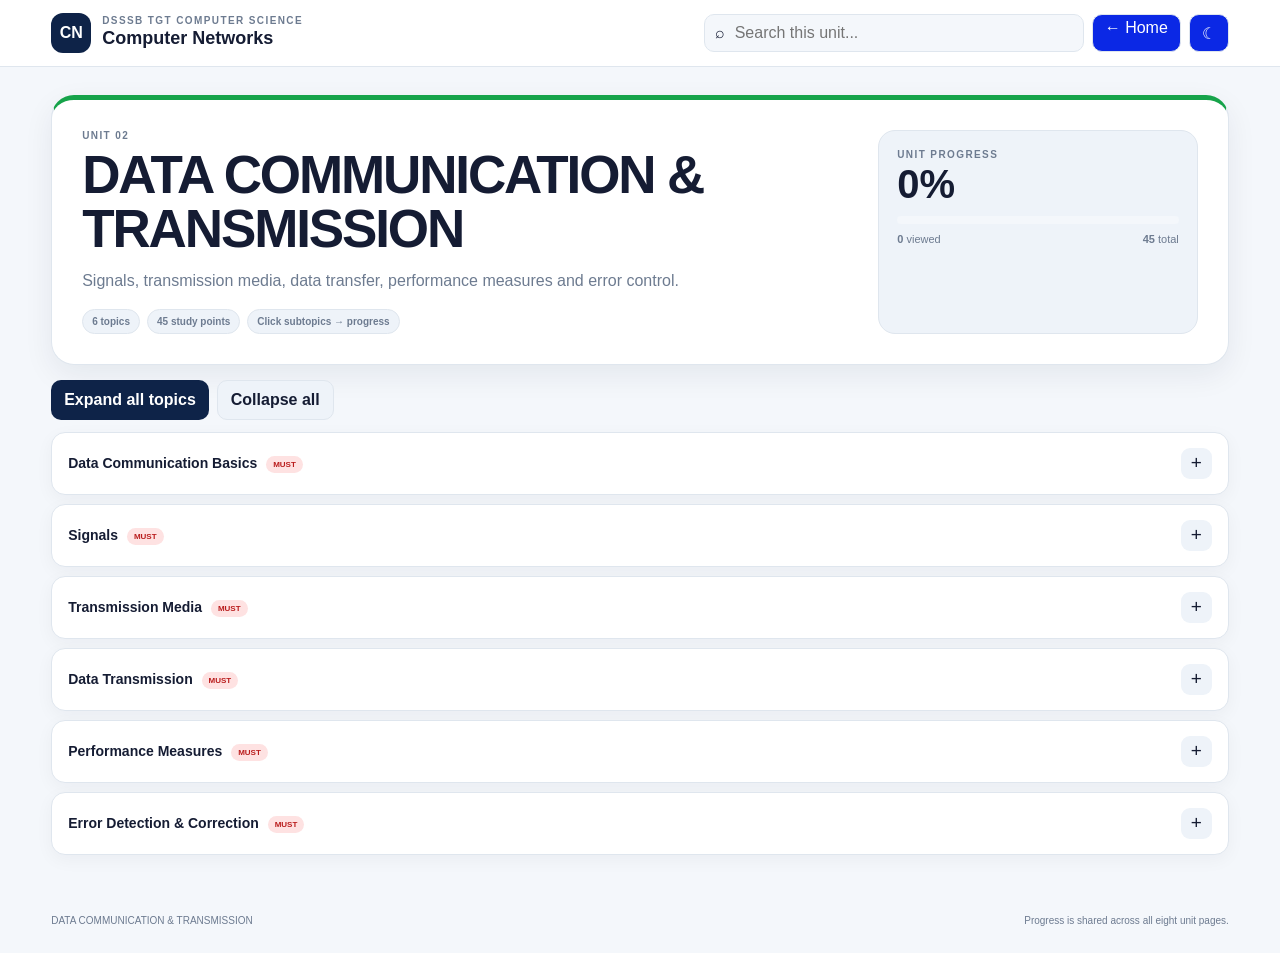
<file: unit2.html>
<!DOCTYPE html>
<html lang="en">

<head>
  <meta charset="UTF-8">
  <meta name="viewport" content="width=device-width,initial-scale=1.0">
  <title>DATA COMMUNICATION & TRANSMISSION | DSSSB TGT</title>
  <link rel="stylesheet" href="css/style.css">
</head>

<body style="--accent:#16a34a">
  <header class="topbar">
    <div class="brand">
      <div class="mark">CN</div>
      <div>
        <div class="eyebrow">DSSSB TGT COMPUTER SCIENCE</div>
        <h1>Computer Networks</h1>
      </div>
    </div>
    <div class="top-actions"><label class="search">⌕ <input id="searchInput" placeholder="Search this unit..."></label><a class="back-btn" href="index.html">← Home</a><button class="icon-btn" id="themeToggle">☾</button></div>
  </header>
  <main class="page">
    <section class="unit-hero" style="--accent:#16a34a">
      <div class="unit-header-row">
        <div>
          <div class="unit-label">UNIT 02</div>
          <h2>DATA COMMUNICATION & TRANSMISSION</h2>
          <p>Signals, transmission media, data transfer, performance measures and error control.</p>
          <div class="stats"><span class="pill">6 topics</span><span class="pill">45 study points</span><span class="pill">Click subtopics → progress</span></div>
        </div>
        <div class="progress-box">
          <div class="eyebrow">UNIT PROGRESS</div>
          <div class="progress-big" id="progressPercent">0%</div>
          <div class="bar"><span id="progressBar"></span></div>
          <div class="progress-meta"><span><b id="progressDone">0</b> viewed</span><span><b id="progressTotal">45</b> total</span></div>
        </div>
      </div>
    </section>
    <div class="unit-tools"><button class="btn primary" id="expandAll">Expand all topics</button><button class="btn secondary" id="collapseAll">Collapse all</button></div>
    <section class="topic-list">
      <article class="topic" data-search="data communication basics data signal sender receiver medium protocol basic communication system">
        <div class="topic-head">
          <div>
            <div class="topic-title">Data Communication Basics <span class="priority must">MUST</span></div>
              
          </div>
          <div class="topic-right"><button class="toggle">+</button></div>
        </div>
        <div class="topic-body">
          <div class="subtopic" data-progress-id="u2-1-1"><label class="subtopic-row"><input class="subtopic-check" type="checkbox" aria-label="Mark Data complete"><span class="subtopic-copy">
                <div class="subtopic-title">Data</div>
                  
              </span></label></div>
          <div class="subtopic" data-progress-id="u2-1-2"><label class="subtopic-row"><input class="subtopic-check" type="checkbox" aria-label="Mark Signal complete"><span class="subtopic-copy">
                <div class="subtopic-title">Signal</div>
                  
              </span></label></div>
          <div class="subtopic" data-progress-id="u2-1-3"><label class="subtopic-row"><input class="subtopic-check" type="checkbox" aria-label="Mark Sender complete"><span class="subtopic-copy">
                <div class="subtopic-title">Sender</div>
                  
              </span></label></div>
          <div class="subtopic" data-progress-id="u2-1-4"><label class="subtopic-row"><input class="subtopic-check" type="checkbox" aria-label="Mark Receiver complete"><span class="subtopic-copy">
                <div class="subtopic-title">Receiver</div>
                  
              </span></label></div>
          <div class="subtopic" data-progress-id="u2-1-5"><label class="subtopic-row"><input class="subtopic-check" type="checkbox" aria-label="Mark Medium complete"><span class="subtopic-copy">
                <div class="subtopic-title">Medium</div>
                  
              </span></label></div>
          <div class="subtopic" data-progress-id="u2-1-6"><label class="subtopic-row"><input class="subtopic-check" type="checkbox" aria-label="Mark Protocol complete"><span class="subtopic-copy">
                <div class="subtopic-title">Protocol</div>
                  
              </span></label></div>
          <div class="subtopic" data-progress-id="u2-1-7"><label class="subtopic-row"><input class="subtopic-check" type="checkbox" aria-label="Mark Basic communication system complete"><span class="subtopic-copy">
                <div class="subtopic-title">Basic communication system</div>
                  
              </span></label></div>
          <div class="tip">Study this point at DSSSB TGT level first. Prioritize definitions, comparisons, examples, diagrams and basic numericals.</div>
        </div>
      </article>
      <article class="topic" data-search="signals analog signal digital signal periodic signal non-periodic signal basic signal characteristics">
        <div class="topic-head">
          <div>
            <div class="topic-title">Signals <span class="priority must">MUST</span></div>
              
          </div>
          <div class="topic-right"><button class="toggle">+</button></div>
        </div>
        <div class="topic-body">
          <div class="subtopic" data-progress-id="u2-2-1"><label class="subtopic-row"><input class="subtopic-check" type="checkbox" aria-label="Mark Analog signal complete"><span class="subtopic-copy">
                <div class="subtopic-title">Analog signal</div>
                  
              </span></label></div>
          <div class="subtopic" data-progress-id="u2-2-2"><label class="subtopic-row"><input class="subtopic-check" type="checkbox" aria-label="Mark Digital signal complete"><span class="subtopic-copy">
                <div class="subtopic-title">Digital signal</div>
                  
              </span></label></div>
          <div class="subtopic" data-progress-id="u2-2-3"><label class="subtopic-row"><input class="subtopic-check" type="checkbox" aria-label="Mark Periodic signal complete"><span class="subtopic-copy">
                <div class="subtopic-title">Periodic signal</div>
                  
              </span></label></div>
          <div class="subtopic" data-progress-id="u2-2-4"><label class="subtopic-row"><input class="subtopic-check" type="checkbox" aria-label="Mark Non-periodic signal complete"><span class="subtopic-copy">
                <div class="subtopic-title">Non-periodic signal</div>
                  
              </span></label></div>
          <div class="subtopic" data-progress-id="u2-2-5"><label class="subtopic-row"><input class="subtopic-check" type="checkbox" aria-label="Mark Basic signal characteristics complete"><span class="subtopic-copy">
                <div class="subtopic-title">Basic signal characteristics</div>
                  
              </span></label></div>
          <div class="tip">Study this point at DSSSB TGT level first. Prioritize definitions, comparisons, examples, diagrams and basic numericals.</div>
        </div>
      </article>
      <article class="topic" data-search="transmission media twisted pair — utp, stp coaxial cable optical fiber radio waves microwave infrared satellite guided vs unguided media wired vs wireless comparison">
        <div class="topic-head">
          <div>
            <div class="topic-title">Transmission Media <span class="priority must">MUST</span></div>
              
          </div>
          <div class="topic-right"><button class="toggle">+</button></div>
        </div>
        <div class="topic-body">
          <div class="subtopic" data-progress-id="u2-3-1"><label class="subtopic-row"><input class="subtopic-check" type="checkbox" aria-label="Mark Twisted Pair — UTP, STP complete"><span class="subtopic-copy">
                <div class="subtopic-title">Twisted Pair — UTP, STP</div>
                  
              </span></label></div>
          <div class="subtopic" data-progress-id="u2-3-2"><label class="subtopic-row"><input class="subtopic-check" type="checkbox" aria-label="Mark Coaxial Cable complete"><span class="subtopic-copy">
                <div class="subtopic-title">Coaxial Cable</div>
                  
              </span></label></div>
          <div class="subtopic" data-progress-id="u2-3-3"><label class="subtopic-row"><input class="subtopic-check" type="checkbox" aria-label="Mark Optical Fiber complete"><span class="subtopic-copy">
                <div class="subtopic-title">Optical Fiber</div>
                  
              </span></label></div>
          <div class="subtopic" data-progress-id="u2-3-4"><label class="subtopic-row"><input class="subtopic-check" type="checkbox" aria-label="Mark Radio Waves complete"><span class="subtopic-copy">
                <div class="subtopic-title">Radio Waves</div>
                  
              </span></label></div>
          <div class="subtopic" data-progress-id="u2-3-5"><label class="subtopic-row"><input class="subtopic-check" type="checkbox" aria-label="Mark Microwave complete"><span class="subtopic-copy">
                <div class="subtopic-title">Microwave</div>
                  
              </span></label></div>
          <div class="subtopic" data-progress-id="u2-3-6"><label class="subtopic-row"><input class="subtopic-check" type="checkbox" aria-label="Mark Infrared complete"><span class="subtopic-copy">
                <div class="subtopic-title">Infrared</div>
                  
              </span></label></div>
          <div class="subtopic" data-progress-id="u2-3-7"><label class="subtopic-row"><input class="subtopic-check" type="checkbox" aria-label="Mark Satellite complete"><span class="subtopic-copy">
                <div class="subtopic-title">Satellite</div>
                  
              </span></label></div>
          <div class="subtopic" data-progress-id="u2-3-8"><label class="subtopic-row"><input class="subtopic-check" type="checkbox" aria-label="Mark Guided vs unguided media complete"><span class="subtopic-copy">
                <div class="subtopic-title">Guided vs unguided media</div>
                  
              </span></label></div>
          <div class="subtopic" data-progress-id="u2-3-9"><label class="subtopic-row"><input class="subtopic-check" type="checkbox" aria-label="Mark Wired vs wireless comparison complete"><span class="subtopic-copy">
                <div class="subtopic-title">Wired vs wireless comparison</div>
                  
              </span></label></div>
          <div class="tip">Study this point at DSSSB TGT level first. Prioritize definitions, comparisons, examples, diagrams and basic numericals.</div>
        </div>
      </article>
      <article class="topic" data-search="data transmission serial transmission parallel transmission synchronous transmission asynchronous transmission serial vs parallel synchronous vs asynchronous">
        <div class="topic-head">
          <div>
            <div class="topic-title">Data Transmission <span class="priority must">MUST</span></div>
              
          </div>
          <div class="topic-right"><button class="toggle">+</button></div>
        </div>
        <div class="topic-body">
          <div class="subtopic" data-progress-id="u2-4-1"><label class="subtopic-row"><input class="subtopic-check" type="checkbox" aria-label="Mark Serial transmission complete"><span class="subtopic-copy">
                <div class="subtopic-title">Serial transmission</div>
                  
              </span></label></div>
          <div class="subtopic" data-progress-id="u2-4-2"><label class="subtopic-row"><input class="subtopic-check" type="checkbox" aria-label="Mark Parallel transmission complete"><span class="subtopic-copy">
                <div class="subtopic-title">Parallel transmission</div>
                  
              </span></label></div>
          <div class="subtopic" data-progress-id="u2-4-3"><label class="subtopic-row"><input class="subtopic-check" type="checkbox" aria-label="Mark Synchronous transmission complete"><span class="subtopic-copy">
                <div class="subtopic-title">Synchronous transmission</div>
                  
              </span></label></div>
          <div class="subtopic" data-progress-id="u2-4-4"><label class="subtopic-row"><input class="subtopic-check" type="checkbox" aria-label="Mark Asynchronous transmission complete"><span class="subtopic-copy">
                <div class="subtopic-title">Asynchronous transmission</div>
                  
              </span></label></div>
          <div class="subtopic" data-progress-id="u2-4-5"><label class="subtopic-row"><input class="subtopic-check" type="checkbox" aria-label="Mark Serial vs parallel complete"><span class="subtopic-copy">
                <div class="subtopic-title">Serial vs parallel</div>
                  
              </span></label></div>
          <div class="subtopic" data-progress-id="u2-4-6"><label class="subtopic-row"><input class="subtopic-check" type="checkbox" aria-label="Mark Synchronous vs asynchronous complete"><span class="subtopic-copy">
                <div class="subtopic-title">Synchronous vs asynchronous</div>
                  
              </span></label></div>
          <div class="tip">Study this point at DSSSB TGT level first. Prioritize definitions, comparisons, examples, diagrams and basic numericals.</div>
        </div>
      </article>
      <article class="topic" data-search="performance measures bandwidth throughput latency propagation delay transmission delay jitter transmission delay = data size / transmission rate propagation delay = distance / propagation speed total delay components bandwidth-delay product">
        <div class="topic-head">
          <div>
            <div class="topic-title">Performance Measures <span class="priority must">MUST</span></div>
              
          </div>
          <div class="topic-right"><button class="toggle">+</button></div>
        </div>
        <div class="topic-body">
          <div class="subtopic" data-progress-id="u2-5-1"><label class="subtopic-row"><input class="subtopic-check" type="checkbox" aria-label="Mark Bandwidth complete"><span class="subtopic-copy">
                <div class="subtopic-title">Bandwidth</div>
                  
              </span></label></div>
          <div class="subtopic" data-progress-id="u2-5-2"><label class="subtopic-row"><input class="subtopic-check" type="checkbox" aria-label="Mark Throughput complete"><span class="subtopic-copy">
                <div class="subtopic-title">Throughput</div>
                  
              </span></label></div>
          <div class="subtopic" data-progress-id="u2-5-3"><label class="subtopic-row"><input class="subtopic-check" type="checkbox" aria-label="Mark Latency complete"><span class="subtopic-copy">
                <div class="subtopic-title">Latency</div>
                  
              </span></label></div>
          <div class="subtopic" data-progress-id="u2-5-4"><label class="subtopic-row"><input class="subtopic-check" type="checkbox" aria-label="Mark Propagation Delay complete"><span class="subtopic-copy">
                <div class="subtopic-title">Propagation Delay</div>
                  
              </span></label></div>
          <div class="subtopic" data-progress-id="u2-5-5"><label class="subtopic-row"><input class="subtopic-check" type="checkbox" aria-label="Mark Transmission Delay complete"><span class="subtopic-copy">
                <div class="subtopic-title">Transmission Delay</div>
                  
              </span></label></div>
          <div class="subtopic" data-progress-id="u2-5-6"><label class="subtopic-row"><input class="subtopic-check" type="checkbox" aria-label="Mark Jitter complete"><span class="subtopic-copy">
                <div class="subtopic-title">Jitter</div>
                  
              </span></label></div>
          <div class="subtopic" data-progress-id="u2-5-7"><label class="subtopic-row"><input class="subtopic-check" type="checkbox" aria-label="Mark Transmission Delay = Data Size / Transmission Rate complete"><span class="subtopic-copy">
                <div class="subtopic-title">Transmission Delay = Data Size / Transmission Rate</div>
                  
              </span></label></div>
          <div class="subtopic" data-progress-id="u2-5-8"><label class="subtopic-row"><input class="subtopic-check" type="checkbox" aria-label="Mark Propagation Delay = Distance / Propagation Speed complete"><span class="subtopic-copy">
                <div class="subtopic-title">Propagation Delay = Distance / Propagation Speed</div>
                  
              </span></label></div>
          <div class="subtopic" data-progress-id="u2-5-9"><label class="subtopic-row"><input class="subtopic-check" type="checkbox" aria-label="Mark Total delay components complete"><span class="subtopic-copy">
                <div class="subtopic-title">Total delay components</div>
                  
              </span></label></div>
          <div class="subtopic" data-progress-id="u2-5-10"><label class="subtopic-row"><input class="subtopic-check" type="checkbox" aria-label="Mark Bandwidth-Delay Product complete"><span class="subtopic-copy">
                <div class="subtopic-title">Bandwidth-Delay Product</div>
                  
              </span></label></div>
          <div class="tip">Study this point at DSSSB TGT level first. Prioritize definitions, comparisons, examples, diagrams and basic numericals.</div>
        </div>
      </article>
      <article class="topic" data-search="error detection & correction parity vrc lrc checksum crc — cyclic redundancy check hamming code error detection vs error correction basic single-bit error concepts">
        <div class="topic-head">
          <div>
            <div class="topic-title">Error Detection & Correction <span class="priority must">MUST</span></div>
              
          </div>
          <div class="topic-right"><button class="toggle">+</button></div>
        </div>
        <div class="topic-body">
          <div class="subtopic" data-progress-id="u2-6-1"><label class="subtopic-row"><input class="subtopic-check" type="checkbox" aria-label="Mark Parity complete"><span class="subtopic-copy">
                <div class="subtopic-title">Parity</div>
                  
              </span></label></div>
          <div class="subtopic" data-progress-id="u2-6-2"><label class="subtopic-row"><input class="subtopic-check" type="checkbox" aria-label="Mark VRC complete"><span class="subtopic-copy">
                <div class="subtopic-title">VRC</div>
                  
              </span></label></div>
          <div class="subtopic" data-progress-id="u2-6-3"><label class="subtopic-row"><input class="subtopic-check" type="checkbox" aria-label="Mark LRC complete"><span class="subtopic-copy">
                <div class="subtopic-title">LRC</div>
                  
              </span></label></div>
          <div class="subtopic" data-progress-id="u2-6-4"><label class="subtopic-row"><input class="subtopic-check" type="checkbox" aria-label="Mark Checksum complete"><span class="subtopic-copy">
                <div class="subtopic-title">Checksum</div>
                  
              </span></label></div>
          <div class="subtopic" data-progress-id="u2-6-5"><label class="subtopic-row"><input class="subtopic-check" type="checkbox" aria-label="Mark CRC — Cyclic Redundancy Check complete"><span class="subtopic-copy">
                <div class="subtopic-title">CRC — Cyclic Redundancy Check</div>
                  
              </span></label></div>
          <div class="subtopic" data-progress-id="u2-6-6"><label class="subtopic-row"><input class="subtopic-check" type="checkbox" aria-label="Mark Hamming Code complete"><span class="subtopic-copy">
                <div class="subtopic-title">Hamming Code</div>
                  
              </span></label></div>
          <div class="subtopic" data-progress-id="u2-6-7"><label class="subtopic-row"><input class="subtopic-check" type="checkbox" aria-label="Mark Error detection vs error correction complete"><span class="subtopic-copy">
                <div class="subtopic-title">Error detection vs error correction</div>
                  
              </span></label></div>
          <div class="subtopic" data-progress-id="u2-6-8"><label class="subtopic-row"><input class="subtopic-check" type="checkbox" aria-label="Mark Basic single-bit error concepts complete"><span class="subtopic-copy">
                <div class="subtopic-title">Basic single-bit error concepts</div>
                  
              </span></label></div>
          <div class="tip">Study this point at DSSSB TGT level first. Prioritize definitions, comparisons, examples, diagrams and basic numericals.</div>
        </div>
      </article>
    </section>
  </main>
  <footer class="footer"><span>DATA COMMUNICATION & TRANSMISSION</span><span>Progress is shared across all eight unit pages.</span></footer>
  <script>
    const KEY = "dsssb_cn_global_progress_v4",
      THEME = "dsssb_cn_theme_v4";

    function load() {
      return JSON.parse(localStorage.getItem(KEY) || "{}")
    }

    function save(x) {
      localStorage.setItem(KEY, JSON.stringify(x))
    }

    function theme(d) {
      document.body.classList.toggle("dark", d);
      const b = document.querySelector("#themeToggle");
      if (b) b.textContent = d ? "☀" : "☾";
      localStorage.setItem(THEME, d ? "1" : "0")
    }

    function init() {
      theme(localStorage.getItem(THEME) === "1");
      const b = document.querySelector("#themeToggle");
      if (b) b.onclick = () => theme(!document.body.classList.contains("dark"))
    }

    function updateLocalProgress() {
      const p = load(),
        nodes = [...document.querySelectorAll("[data-progress-id]")],
        total = nodes.length,
        done = nodes.filter(n => p[n.dataset.progressId]).length,
        pct = total ? Math.round(done / total * 100) : 0;
      const pb = document.querySelector("#progressBar");
      if (pb) pb.style.width = pct + "%";
      const pe = document.querySelector("#progressPercent");
      if (pe) pe.textContent = pct + "%";
      const pd = document.querySelector("#progressDone");
      if (pd) pd.textContent = done;
      document.querySelectorAll("[data-progress-id]").forEach(n => {
        const id = n.dataset.progressId,
          checked = !!p[id];
        n.classList.toggle("viewed", checked);
        const cb = n.querySelector(".subtopic-check");
        if (cb) cb.checked = checked;
      });
    }

    function wire() {
      document.querySelectorAll(".topic-head").forEach(h => h.onclick = (e) => {
        if (e.target.closest("button")) return;
        const c = h.closest(".topic"),
          o = c.classList.toggle("open");
        c.querySelector(".toggle").textContent = o ? "×" : "+";
      });
      document.querySelectorAll(".subtopic-check").forEach(cb => cb.addEventListener("click", e => {
        e.stopPropagation();
        const n = cb.closest(".subtopic"),
          p = load();
        p[n.dataset.progressId] = cb.checked;
        if (!cb.checked) delete p[n.dataset.progressId];
        save(p);
        updateLocalProgress();
      }));
      document.querySelectorAll(".subtopic").forEach(n => n.addEventListener("click", (e) => {
        if (e.target.closest(".subtopic-check")) return;
        const cb = n.querySelector(".subtopic-check");
        cb.checked = !cb.checked;
        cb.dispatchEvent(new Event("click", {
          bubbles: false
        }));
      }));
      document.querySelector("#expandAll")?.addEventListener("click", () => document.querySelectorAll(".topic").forEach(c => {
        c.classList.add("open");
        c.querySelector(".toggle").textContent = "×"
      }));
      document.querySelector("#collapseAll")?.addEventListener("click", () => document.querySelectorAll(".topic").forEach(c => {
        c.classList.remove("open");
        c.querySelector(".toggle").textContent = "+"
      }));
      document.querySelector("#searchInput")?.addEventListener("input", e => {
        const q = e.target.value.toLowerCase().trim();
        document.querySelectorAll(".topic").forEach(c => c.classList.toggle("hidden", q && !c.dataset.search.includes(q)))
      });
      document.addEventListener("keydown", e => {
        if ((e.ctrlKey || e.metaKey) && e.key.toLowerCase() === "k") {
          e.preventDefault();
          document.querySelector("#searchInput")?.focus()
        }
      });
    }
    document.addEventListener("DOMContentLoaded", () => {
      init();
      wire();
      updateLocalProgress()
    });
  </script>
</body>

</html>
</file>
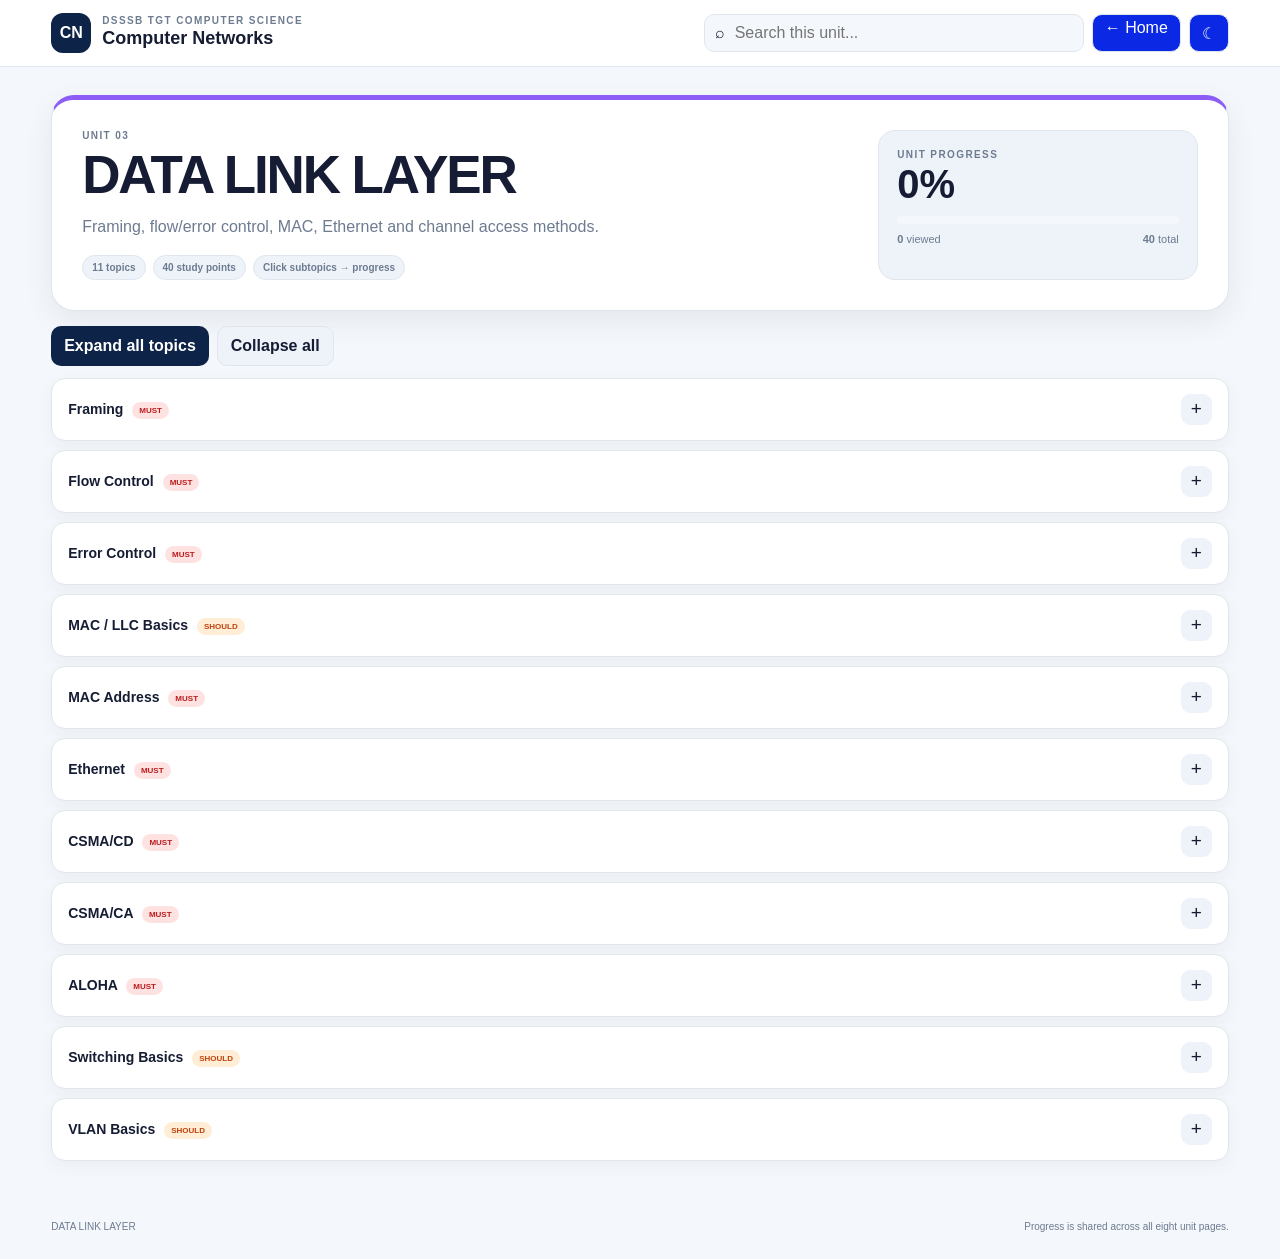
<file: unit3.html>
<!DOCTYPE html>
<html lang="en">

<head>
  <meta charset="UTF-8">
  <meta name="viewport" content="width=device-width,initial-scale=1.0">
  <title>DATA LINK LAYER | DSSSB TGT</title>
  <link rel="stylesheet" href="css/style.css">
</head>

<body style="--accent:#8b5cf6">
  <header class="topbar">
    <div class="brand">
      <div class="mark">CN</div>
      <div>
        <div class="eyebrow">DSSSB TGT COMPUTER SCIENCE</div>
        <h1>Computer Networks</h1>
      </div>
    </div>
    <div class="top-actions"><label class="search">⌕ <input id="searchInput" placeholder="Search this unit..."></label><a class="back-btn" href="index.html">← Home</a><button class="icon-btn" id="themeToggle">☾</button></div>
  </header>
  <main class="page">
    <section class="unit-hero" style="--accent:#8b5cf6">
      <div class="unit-header-row">
        <div>
          <div class="unit-label">UNIT 03</div>
          <h2>DATA LINK LAYER</h2>
          <p>Framing, flow/error control, MAC, Ethernet and channel access methods.</p>
          <div class="stats"><span class="pill">11 topics</span><span class="pill">40 study points</span><span class="pill">Click subtopics → progress</span></div>
        </div>
        <div class="progress-box">
          <div class="eyebrow">UNIT PROGRESS</div>
          <div class="progress-big" id="progressPercent">0%</div>
          <div class="bar"><span id="progressBar"></span></div>
          <div class="progress-meta"><span><b id="progressDone">0</b> viewed</span><span><b id="progressTotal">40</b> total</span></div>
        </div>
      </div>
    </section>
    <div class="unit-tools"><button class="btn primary" id="expandAll">Expand all topics</button><button class="btn secondary" id="collapseAll">Collapse all</button></div>
    <section class="topic-list">
      <article class="topic" data-search="framing purpose of framing character/byte-oriented framing bit-oriented framing basic frame structure">
        <div class="topic-head">
          <div>
            <div class="topic-title">Framing <span class="priority must">MUST</span></div>
          </div>
          <div class="topic-right"><button class="toggle">+</button></div>
        </div>
        <div class="topic-body">
          <div class="subtopic" data-progress-id="u3-1-1"><label class="subtopic-row"><input class="subtopic-check" type="checkbox" aria-label="Mark Purpose of framing complete"><span class="subtopic-copy">
                <div class="subtopic-title">Purpose of framing</div>
                  
              </span></label></div>
          <div class="subtopic" data-progress-id="u3-1-2"><label class="subtopic-row"><input class="subtopic-check" type="checkbox" aria-label="Mark Character/byte-oriented framing complete"><span class="subtopic-copy">
                <div class="subtopic-title">Character/byte-oriented framing</div>
                  
              </span></label></div>
          <div class="subtopic" data-progress-id="u3-1-3"><label class="subtopic-row"><input class="subtopic-check" type="checkbox" aria-label="Mark Bit-oriented framing complete"><span class="subtopic-copy">
                <div class="subtopic-title">Bit-oriented framing</div>
                  
              </span></label></div>
          <div class="subtopic" data-progress-id="u3-1-4"><label class="subtopic-row"><input class="subtopic-check" type="checkbox" aria-label="Mark Basic frame structure complete"><span class="subtopic-copy">
                <div class="subtopic-title">Basic frame structure</div>
                  
              </span></label></div>
          <div class="tip">Study this point at DSSSB TGT level first. Prioritize definitions, comparisons, examples, diagrams and basic numericals.</div>
        </div>
      </article>
      <article class="topic" data-search="flow control purpose of flow control stop-and-wait concept sliding window concept">
        <div class="topic-head">
          <div>
            <div class="topic-title">Flow Control <span class="priority must">MUST</span></div>
          </div>
          <div class="topic-right"><button class="toggle">+</button></div>
        </div>
        <div class="topic-body">
          <div class="subtopic" data-progress-id="u3-2-1"><label class="subtopic-row"><input class="subtopic-check" type="checkbox" aria-label="Mark Purpose of flow control complete"><span class="subtopic-copy">
                <div class="subtopic-title">Purpose of flow control</div>
                  
              </span></label></div>
          <div class="subtopic" data-progress-id="u3-2-2"><label class="subtopic-row"><input class="subtopic-check" type="checkbox" aria-label="Mark Stop-and-Wait concept complete"><span class="subtopic-copy">
                <div class="subtopic-title">Stop-and-Wait concept</div>
                  
              </span></label></div>
          <div class="subtopic" data-progress-id="u3-2-3"><label class="subtopic-row"><input class="subtopic-check" type="checkbox" aria-label="Mark Sliding Window concept complete"><span class="subtopic-copy">
                <div class="subtopic-title">Sliding Window concept</div>
                  
              </span></label></div>
          <div class="tip">Study this point at DSSSB TGT level first. Prioritize definitions, comparisons, examples, diagrams and basic numericals.</div>
        </div>
      </article>
      <article class="topic" data-search="error control error detection at data link layer acknowledgement retransmission arq basics">
        <div class="topic-head">
          <div>
            <div class="topic-title">Error Control <span class="priority must">MUST</span></div>
          </div>
          <div class="topic-right"><button class="toggle">+</button></div>
        </div>
        <div class="topic-body">
          <div class="subtopic" data-progress-id="u3-3-1"><label class="subtopic-row"><input class="subtopic-check" type="checkbox" aria-label="Mark Error detection at data link layer complete"><span class="subtopic-copy">
                <div class="subtopic-title">Error detection at data link layer</div>
                  
              </span></label></div>
          <div class="subtopic" data-progress-id="u3-3-2"><label class="subtopic-row"><input class="subtopic-check" type="checkbox" aria-label="Mark Acknowledgement complete"><span class="subtopic-copy">
                <div class="subtopic-title">Acknowledgement</div>
                  
              </span></label></div>
          <div class="subtopic" data-progress-id="u3-3-3"><label class="subtopic-row"><input class="subtopic-check" type="checkbox" aria-label="Mark Retransmission complete"><span class="subtopic-copy">
                <div class="subtopic-title">Retransmission</div>
                  
              </span></label></div>
          <div class="subtopic" data-progress-id="u3-3-4"><label class="subtopic-row"><input class="subtopic-check" type="checkbox" aria-label="Mark ARQ basics complete"><span class="subtopic-copy">
                <div class="subtopic-title">ARQ basics</div>
                  
              </span></label></div>
          <div class="tip">Study this point at DSSSB TGT level first. Prioritize definitions, comparisons, examples, diagrams and basic numericals.</div>
        </div>
      </article>
      <article class="topic" data-search="mac / llc basics mac sublayer llc sublayer role of each sublayer">
        <div class="topic-head">
          <div>
            <div class="topic-title">MAC / LLC Basics <span class="priority should">SHOULD</span></div>
          </div>
          <div class="topic-right"><button class="toggle">+</button></div>
        </div>
        <div class="topic-body">
          <div class="subtopic" data-progress-id="u3-4-1"><label class="subtopic-row"><input class="subtopic-check" type="checkbox" aria-label="Mark MAC sublayer complete"><span class="subtopic-copy">
                <div class="subtopic-title">MAC sublayer</div>
                  
              </span></label></div>
          <div class="subtopic" data-progress-id="u3-4-2"><label class="subtopic-row"><input class="subtopic-check" type="checkbox" aria-label="Mark LLC sublayer complete"><span class="subtopic-copy">
                <div class="subtopic-title">LLC sublayer</div>
                  
              </span></label></div>
          <div class="subtopic" data-progress-id="u3-4-3"><label class="subtopic-row"><input class="subtopic-check" type="checkbox" aria-label="Mark Role of each sublayer complete"><span class="subtopic-copy">
                <div class="subtopic-title">Role of each sublayer</div>
                  
              </span></label></div>
          <div class="tip">Study this point at DSSSB TGT level first. Prioritize definitions, comparisons, examples, diagrams and basic numericals.</div>
        </div>
      </article>
      <article class="topic" data-search="mac address 48-bit mac address unicast, multicast, broadcast basics mac vs ip address">
        <div class="topic-head">
          <div>
            <div class="topic-title">MAC Address <span class="priority must">MUST</span></div>
          </div>
          <div class="topic-right"><button class="toggle">+</button></div>
        </div>
        <div class="topic-body">
          <div class="subtopic" data-progress-id="u3-5-1"><label class="subtopic-row"><input class="subtopic-check" type="checkbox" aria-label="Mark 48-bit MAC address complete"><span class="subtopic-copy">
                <div class="subtopic-title">48-bit MAC address</div>
                  
              </span></label></div>
          <div class="subtopic" data-progress-id="u3-5-2"><label class="subtopic-row"><input class="subtopic-check" type="checkbox" aria-label="Mark Unicast, multicast, broadcast basics complete"><span class="subtopic-copy">
                <div class="subtopic-title">Unicast, multicast, broadcast basics</div>
                  
              </span></label></div>
          <div class="subtopic" data-progress-id="u3-5-3"><label class="subtopic-row"><input class="subtopic-check" type="checkbox" aria-label="Mark MAC vs IP address complete"><span class="subtopic-copy">
                <div class="subtopic-title">MAC vs IP address</div>
                  
              </span></label></div>
          <div class="tip">Study this point at DSSSB TGT level first. Prioritize definitions, comparisons, examples, diagrams and basic numericals.</div>
        </div>
      </article>
      <article class="topic" data-search="ethernet ethernet basics ethernet frame idea collision domain basics switch-based ethernet">
        <div class="topic-head">
          <div>
            <div class="topic-title">Ethernet <span class="priority must">MUST</span></div>
          </div>
          <div class="topic-right"><button class="toggle">+</button></div>
        </div>
        <div class="topic-body">
          <div class="subtopic" data-progress-id="u3-6-1"><label class="subtopic-row"><input class="subtopic-check" type="checkbox" aria-label="Mark Ethernet basics complete"><span class="subtopic-copy">
                <div class="subtopic-title">Ethernet basics</div>
                  
              </span></label></div>
          <div class="subtopic" data-progress-id="u3-6-2"><label class="subtopic-row"><input class="subtopic-check" type="checkbox" aria-label="Mark Ethernet frame idea complete"><span class="subtopic-copy">
                <div class="subtopic-title">Ethernet frame idea</div>
                  
              </span></label></div>
          <div class="subtopic" data-progress-id="u3-6-3"><label class="subtopic-row"><input class="subtopic-check" type="checkbox" aria-label="Mark Collision domain basics complete"><span class="subtopic-copy">
                <div class="subtopic-title">Collision domain basics</div>
                  
              </span></label></div>
          <div class="subtopic" data-progress-id="u3-6-4"><label class="subtopic-row"><input class="subtopic-check" type="checkbox" aria-label="Mark Switch-based Ethernet complete"><span class="subtopic-copy">
                <div class="subtopic-title">Switch-based Ethernet</div>
                  
              </span></label></div>
          <div class="tip">Study this point at DSSSB TGT level first. Prioritize definitions, comparisons, examples, diagrams and basic numericals.</div>
        </div>
      </article>
      <article class="topic" data-search="csma/cd carrier sensing collision detection backoff concept where csma/cd is used">
        <div class="topic-head">
          <div>
            <div class="topic-title">CSMA/CD <span class="priority must">MUST</span></div>
          </div>
          <div class="topic-right"><button class="toggle">+</button></div>
        </div>
        <div class="topic-body">
          <div class="subtopic" data-progress-id="u3-7-1"><label class="subtopic-row"><input class="subtopic-check" type="checkbox" aria-label="Mark Carrier sensing complete"><span class="subtopic-copy">
                <div class="subtopic-title">Carrier sensing</div>
                  
              </span></label></div>
          <div class="subtopic" data-progress-id="u3-7-2"><label class="subtopic-row"><input class="subtopic-check" type="checkbox" aria-label="Mark Collision detection complete"><span class="subtopic-copy">
                <div class="subtopic-title">Collision detection</div>
                  
              </span></label></div>
          <div class="subtopic" data-progress-id="u3-7-3"><label class="subtopic-row"><input class="subtopic-check" type="checkbox" aria-label="Mark Backoff concept complete"><span class="subtopic-copy">
                <div class="subtopic-title">Backoff concept</div>
                  
              </span></label></div>
          <div class="subtopic" data-progress-id="u3-7-4"><label class="subtopic-row"><input class="subtopic-check" type="checkbox" aria-label="Mark Where CSMA/CD is used complete"><span class="subtopic-copy">
                <div class="subtopic-title">Where CSMA/CD is used</div>
                  
              </span></label></div>
          <div class="tip">Study this point at DSSSB TGT level first. Prioritize definitions, comparisons, examples, diagrams and basic numericals.</div>
        </div>
      </article>
      <article class="topic" data-search="csma/ca carrier sensing collision avoidance ack concept wireless lan context">
        <div class="topic-head">
          <div>
            <div class="topic-title">CSMA/CA <span class="priority must">MUST</span></div>
          </div>
          <div class="topic-right"><button class="toggle">+</button></div>
        </div>
        <div class="topic-body">
          <div class="subtopic" data-progress-id="u3-8-1"><label class="subtopic-row"><input class="subtopic-check" type="checkbox" aria-label="Mark Carrier sensing complete"><span class="subtopic-copy">
                <div class="subtopic-title">Carrier sensing</div>
                  
              </span></label></div>
          <div class="subtopic" data-progress-id="u3-8-2"><label class="subtopic-row"><input class="subtopic-check" type="checkbox" aria-label="Mark Collision avoidance complete"><span class="subtopic-copy">
                <div class="subtopic-title">Collision avoidance</div>
                  
              </span></label></div>
          <div class="subtopic" data-progress-id="u3-8-3"><label class="subtopic-row"><input class="subtopic-check" type="checkbox" aria-label="Mark ACK concept complete"><span class="subtopic-copy">
                <div class="subtopic-title">ACK concept</div>
                  
              </span></label></div>
          <div class="subtopic" data-progress-id="u3-8-4"><label class="subtopic-row"><input class="subtopic-check" type="checkbox" aria-label="Mark Wireless LAN context complete"><span class="subtopic-copy">
                <div class="subtopic-title">Wireless LAN context</div>
                  
              </span></label></div>
          <div class="tip">Study this point at DSSSB TGT level first. Prioritize definitions, comparisons, examples, diagrams and basic numericals.</div>
        </div>
      </article>
      <article class="topic" data-search="aloha pure aloha slotted aloha difference between pure and slotted aloha basic efficiency idea">
        <div class="topic-head">
          <div>
            <div class="topic-title">ALOHA <span class="priority must">MUST</span></div>
          </div>
          <div class="topic-right"><button class="toggle">+</button></div>
        </div>
        <div class="topic-body">
          <div class="subtopic" data-progress-id="u3-9-1"><label class="subtopic-row"><input class="subtopic-check" type="checkbox" aria-label="Mark Pure ALOHA complete"><span class="subtopic-copy">
                <div class="subtopic-title">Pure ALOHA</div>
                  
              </span></label></div>
          <div class="subtopic" data-progress-id="u3-9-2"><label class="subtopic-row"><input class="subtopic-check" type="checkbox" aria-label="Mark Slotted ALOHA complete"><span class="subtopic-copy">
                <div class="subtopic-title">Slotted ALOHA</div>
                  
              </span></label></div>
          <div class="subtopic" data-progress-id="u3-9-3"><label class="subtopic-row"><input class="subtopic-check" type="checkbox" aria-label="Mark Difference between Pure and Slotted ALOHA complete"><span class="subtopic-copy">
                <div class="subtopic-title">Difference between Pure and Slotted ALOHA</div>
                  
              </span></label></div>
          <div class="subtopic" data-progress-id="u3-9-4"><label class="subtopic-row"><input class="subtopic-check" type="checkbox" aria-label="Mark Basic efficiency idea complete"><span class="subtopic-copy">
                <div class="subtopic-title">Basic efficiency idea</div>
                  
              </span></label></div>
          <div class="tip">Study this point at DSSSB TGT level first. Prioritize definitions, comparisons, examples, diagrams and basic numericals.</div>
        </div>
      </article>
      <article class="topic" data-search="switching basics circuit switching packet switching message switching basic comparison">
        <div class="topic-head">
          <div>
            <div class="topic-title">Switching Basics <span class="priority should">SHOULD</span></div>
          </div>
          <div class="topic-right"><button class="toggle">+</button></div>
        </div>
        <div class="topic-body">
          <div class="subtopic" data-progress-id="u3-10-1"><label class="subtopic-row"><input class="subtopic-check" type="checkbox" aria-label="Mark Circuit switching complete"><span class="subtopic-copy">
                <div class="subtopic-title">Circuit switching</div>
                  
              </span></label></div>
          <div class="subtopic" data-progress-id="u3-10-2"><label class="subtopic-row"><input class="subtopic-check" type="checkbox" aria-label="Mark Packet switching complete"><span class="subtopic-copy">
                <div class="subtopic-title">Packet switching</div>
                  
              </span></label></div>
          <div class="subtopic" data-progress-id="u3-10-3"><label class="subtopic-row"><input class="subtopic-check" type="checkbox" aria-label="Mark Message switching complete"><span class="subtopic-copy">
                <div class="subtopic-title">Message switching</div>
                  
              </span></label></div>
          <div class="subtopic" data-progress-id="u3-10-4"><label class="subtopic-row"><input class="subtopic-check" type="checkbox" aria-label="Mark Basic comparison complete"><span class="subtopic-copy">
                <div class="subtopic-title">Basic comparison</div>
                  
              </span></label></div>
          <div class="tip">Study this point at DSSSB TGT level first. Prioritize definitions, comparisons, examples, diagrams and basic numericals.</div>
        </div>
      </article>
      <article class="topic" data-search="vlan basics purpose of vlan logical segmentation basic advantages">
        <div class="topic-head">
          <div>
            <div class="topic-title">VLAN Basics <span class="priority should">SHOULD</span></div>
          </div>
          <div class="topic-right"><button class="toggle">+</button></div>
        </div>
        <div class="topic-body">
          <div class="subtopic" data-progress-id="u3-11-1"><label class="subtopic-row"><input class="subtopic-check" type="checkbox" aria-label="Mark Purpose of VLAN complete"><span class="subtopic-copy">
                <div class="subtopic-title">Purpose of VLAN</div>
                  
              </span></label></div>
          <div class="subtopic" data-progress-id="u3-11-2"><label class="subtopic-row"><input class="subtopic-check" type="checkbox" aria-label="Mark Logical segmentation complete"><span class="subtopic-copy">
                <div class="subtopic-title">Logical segmentation</div>
                  
              </span></label></div>
          <div class="subtopic" data-progress-id="u3-11-3"><label class="subtopic-row"><input class="subtopic-check" type="checkbox" aria-label="Mark Basic advantages complete"><span class="subtopic-copy">
                <div class="subtopic-title">Basic advantages</div>
                  
              </span></label></div>
          <div class="tip">Study this point at DSSSB TGT level first. Prioritize definitions, comparisons, examples, diagrams and basic numericals.</div>
        </div>
      </article>
    </section>
  </main>
  <footer class="footer"><span>DATA LINK LAYER</span><span>Progress is shared across all eight unit pages.</span></footer>
  <script>
    const KEY = "dsssb_cn_global_progress_v4",
      THEME = "dsssb_cn_theme_v4";

    function load() {
      return JSON.parse(localStorage.getItem(KEY) || "{}")
    }

    function save(x) {
      localStorage.setItem(KEY, JSON.stringify(x))
    }

    function theme(d) {
      document.body.classList.toggle("dark", d);
      const b = document.querySelector("#themeToggle");
      if (b) b.textContent = d ? "☀" : "☾";
      localStorage.setItem(THEME, d ? "1" : "0")
    }

    function init() {
      theme(localStorage.getItem(THEME) === "1");
      const b = document.querySelector("#themeToggle");
      if (b) b.onclick = () => theme(!document.body.classList.contains("dark"))
    }

    function updateLocalProgress() {
      const p = load(),
        nodes = [...document.querySelectorAll("[data-progress-id]")],
        total = nodes.length,
        done = nodes.filter(n => p[n.dataset.progressId]).length,
        pct = total ? Math.round(done / total * 100) : 0;
      const pb = document.querySelector("#progressBar");
      if (pb) pb.style.width = pct + "%";
      const pe = document.querySelector("#progressPercent");
      if (pe) pe.textContent = pct + "%";
      const pd = document.querySelector("#progressDone");
      if (pd) pd.textContent = done;
      document.querySelectorAll("[data-progress-id]").forEach(n => {
        const id = n.dataset.progressId,
          checked = !!p[id];
        n.classList.toggle("viewed", checked);
        const cb = n.querySelector(".subtopic-check");
        if (cb) cb.checked = checked;
      });
    }

    function wire() {
      document.querySelectorAll(".topic-head").forEach(h => h.onclick = (e) => {
        if (e.target.closest("button")) return;
        const c = h.closest(".topic"),
          o = c.classList.toggle("open");
        c.querySelector(".toggle").textContent = o ? "×" : "+";
      });
      document.querySelectorAll(".subtopic-check").forEach(cb => cb.addEventListener("click", e => {
        e.stopPropagation();
        const n = cb.closest(".subtopic"),
          p = load();
        p[n.dataset.progressId] = cb.checked;
        if (!cb.checked) delete p[n.dataset.progressId];
        save(p);
        updateLocalProgress();
      }));
      document.querySelectorAll(".subtopic").forEach(n => n.addEventListener("click", (e) => {
        if (e.target.closest(".subtopic-check")) return;
        const cb = n.querySelector(".subtopic-check");
        cb.checked = !cb.checked;
        cb.dispatchEvent(new Event("click", {
          bubbles: false
        }));
      }));
      document.querySelector("#expandAll")?.addEventListener("click", () => document.querySelectorAll(".topic").forEach(c => {
        c.classList.add("open");
        c.querySelector(".toggle").textContent = "×"
      }));
      document.querySelector("#collapseAll")?.addEventListener("click", () => document.querySelectorAll(".topic").forEach(c => {
        c.classList.remove("open");
        c.querySelector(".toggle").textContent = "+"
      }));
      document.querySelector("#searchInput")?.addEventListener("input", e => {
        const q = e.target.value.toLowerCase().trim();
        document.querySelectorAll(".topic").forEach(c => c.classList.toggle("hidden", q && !c.dataset.search.includes(q)))
      });
      document.addEventListener("keydown", e => {
        if ((e.ctrlKey || e.metaKey) && e.key.toLowerCase() === "k") {
          e.preventDefault();
          document.querySelector("#searchInput")?.focus()
        }
      });
    }
    document.addEventListener("DOMContentLoaded", () => {
      init();
      wire();
      updateLocalProgress()
    });
  </script>
</body>

</html>
</file>
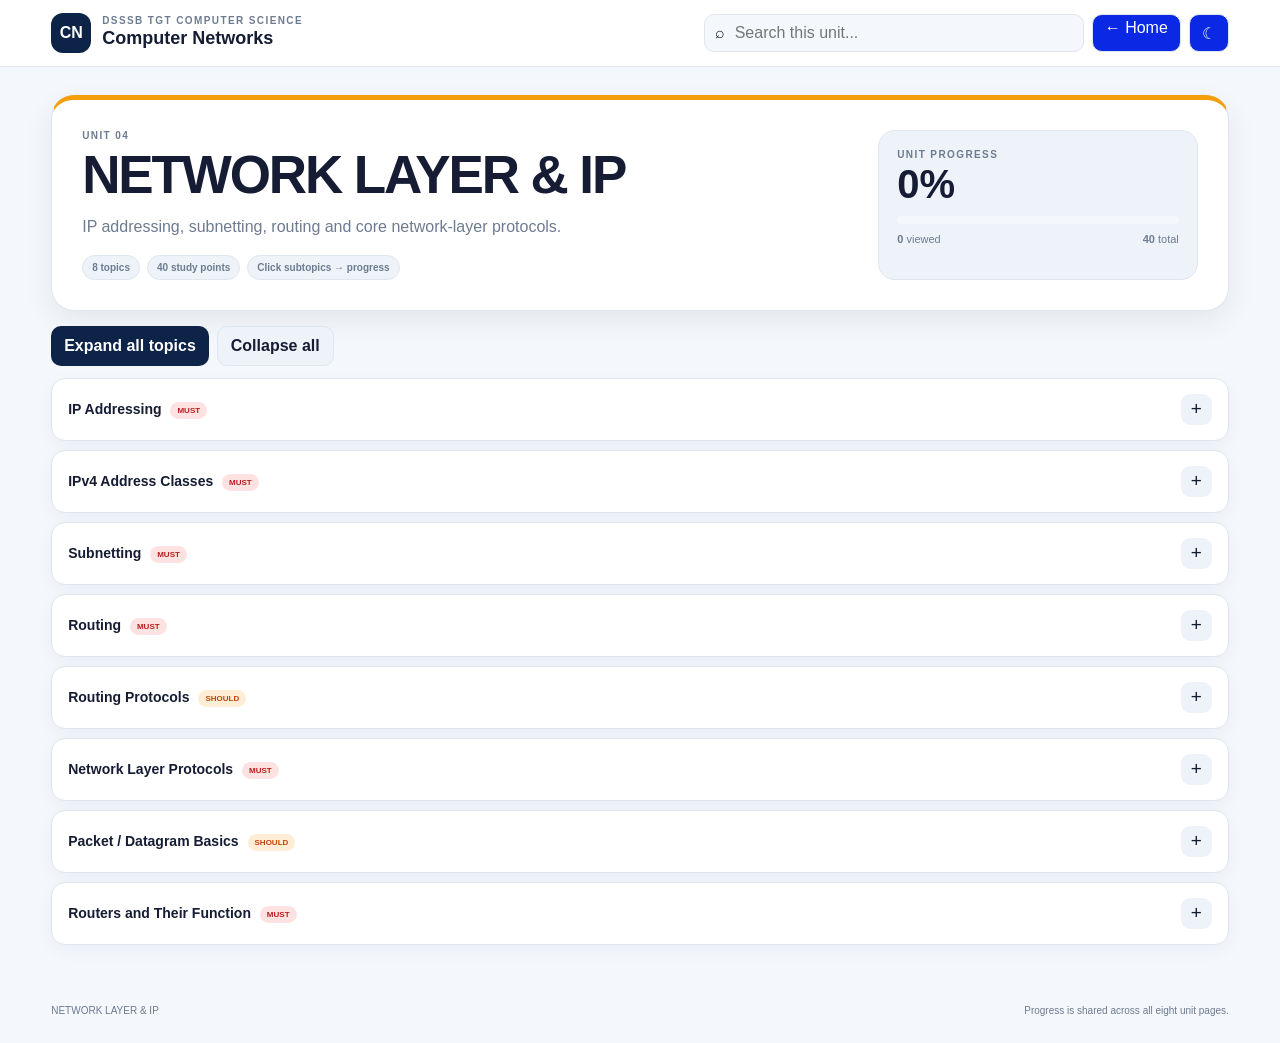
<file: unit4.html>
<!DOCTYPE html>
<html lang="en">

<head>
  <meta charset="UTF-8">
  <meta name="viewport" content="width=device-width,initial-scale=1.0">
  <title>NETWORK LAYER & IP | DSSSB TGT</title>
  <link rel="stylesheet" href="css/style.css">
</head>

<body style="--accent:#f59e0b">
  <header class="topbar">
    <div class="brand">
      <div class="mark">CN</div>
      <div>
        <div class="eyebrow">DSSSB TGT COMPUTER SCIENCE</div>
        <h1>Computer Networks</h1>
      </div>
    </div>
    <div class="top-actions"><label class="search">⌕ <input id="searchInput" placeholder="Search this unit..."></label><a class="back-btn" href="index.html">← Home</a><button class="icon-btn" id="themeToggle">☾</button></div>
  </header>
  <main class="page">
    <section class="unit-hero" style="--accent:#f59e0b">
      <div class="unit-header-row">
        <div>
          <div class="unit-label">UNIT 04</div>
          <h2>NETWORK LAYER & IP</h2>
          <p>IP addressing, subnetting, routing and core network-layer protocols.</p>
          <div class="stats"><span class="pill">8 topics</span><span class="pill">40 study points</span><span class="pill">Click subtopics → progress</span></div>
        </div>
        <div class="progress-box">
          <div class="eyebrow">UNIT PROGRESS</div>
          <div class="progress-big" id="progressPercent">0%</div>
          <div class="bar"><span id="progressBar"></span></div>
          <div class="progress-meta"><span><b id="progressDone">0</b> viewed</span><span><b id="progressTotal">40</b> total</span></div>
        </div>
      </div>
    </section>
    <div class="unit-tools"><button class="btn primary" id="expandAll">Expand all topics</button><button class="btn secondary" id="collapseAll">Collapse all</button></div>
    <section class="topic-list">
      <article class="topic" data-search="ip addressing ipv4 ipv6 public vs private ip static vs dynamic ip network id and host id">
        <div class="topic-head">
          <div>
            <div class="topic-title">IP Addressing <span class="priority must">MUST</span></div>
          </div>
          <div class="topic-right"><button class="toggle">+</button></div>
        </div>
        <div class="topic-body">
          <div class="subtopic" data-progress-id="u4-1-1"><label class="subtopic-row"><input class="subtopic-check" type="checkbox" aria-label="Mark IPv4 complete"><span class="subtopic-copy">
                <div class="subtopic-title">IPv4</div>
                  
              </span></label></div>
          <div class="subtopic" data-progress-id="u4-1-2"><label class="subtopic-row"><input class="subtopic-check" type="checkbox" aria-label="Mark IPv6 complete"><span class="subtopic-copy">
                <div class="subtopic-title">IPv6</div>
                  
              </span></label></div>
          <div class="subtopic" data-progress-id="u4-1-3"><label class="subtopic-row"><input class="subtopic-check" type="checkbox" aria-label="Mark Public vs private IP complete"><span class="subtopic-copy">
                <div class="subtopic-title">Public vs private IP</div>
                  
              </span></label></div>
          <div class="subtopic" data-progress-id="u4-1-4"><label class="subtopic-row"><input class="subtopic-check" type="checkbox" aria-label="Mark Static vs dynamic IP complete"><span class="subtopic-copy">
                <div class="subtopic-title">Static vs dynamic IP</div>
                  
              </span></label></div>
          <div class="subtopic" data-progress-id="u4-1-5"><label class="subtopic-row"><input class="subtopic-check" type="checkbox" aria-label="Mark Network ID and Host ID complete"><span class="subtopic-copy">
                <div class="subtopic-title">Network ID and Host ID</div>
                  
              </span></label></div>
          <div class="tip">Study this point at DSSSB TGT level first. Prioritize definitions, comparisons, examples, diagrams and basic numericals.</div>
        </div>
      </article>
      <article class="topic" data-search="ipv4 address classes class a class b class c class d class e default ranges and typical purpose">
        <div class="topic-head">
          <div>
            <div class="topic-title">IPv4 Address Classes <span class="priority must">MUST</span></div>
          </div>
          <div class="topic-right"><button class="toggle">+</button></div>
        </div>
        <div class="topic-body">
          <div class="subtopic" data-progress-id="u4-2-1"><label class="subtopic-row"><input class="subtopic-check" type="checkbox" aria-label="Mark Class A complete"><span class="subtopic-copy">
                <div class="subtopic-title">Class A</div>
                  
              </span></label></div>
          <div class="subtopic" data-progress-id="u4-2-2"><label class="subtopic-row"><input class="subtopic-check" type="checkbox" aria-label="Mark Class B complete"><span class="subtopic-copy">
                <div class="subtopic-title">Class B</div>
                  
              </span></label></div>
          <div class="subtopic" data-progress-id="u4-2-3"><label class="subtopic-row"><input class="subtopic-check" type="checkbox" aria-label="Mark Class C complete"><span class="subtopic-copy">
                <div class="subtopic-title">Class C</div>
                  
              </span></label></div>
          <div class="subtopic" data-progress-id="u4-2-4"><label class="subtopic-row"><input class="subtopic-check" type="checkbox" aria-label="Mark Class D complete"><span class="subtopic-copy">
                <div class="subtopic-title">Class D</div>
                  
              </span></label></div>
          <div class="subtopic" data-progress-id="u4-2-5"><label class="subtopic-row"><input class="subtopic-check" type="checkbox" aria-label="Mark Class E complete"><span class="subtopic-copy">
                <div class="subtopic-title">Class E</div>
                  
              </span></label></div>
          <div class="subtopic" data-progress-id="u4-2-6"><label class="subtopic-row"><input class="subtopic-check" type="checkbox" aria-label="Mark Default ranges and typical purpose complete"><span class="subtopic-copy">
                <div class="subtopic-title">Default ranges and typical purpose</div>
                  
              </span></label></div>
          <div class="tip">Study this point at DSSSB TGT level first. Prioritize definitions, comparisons, examples, diagrams and basic numericals.</div>
        </div>
      </article>
      <article class="topic" data-search="subnetting subnet mask cidr notation network id host id number of subnets number of hosts 2^h − 2 host formula basic subnetting numericals">
        <div class="topic-head">
          <div>
            <div class="topic-title">Subnetting <span class="priority must">MUST</span></div>
          </div>
          <div class="topic-right"><button class="toggle">+</button></div>
        </div>
        <div class="topic-body">
          <div class="subtopic" data-progress-id="u4-3-1"><label class="subtopic-row"><input class="subtopic-check" type="checkbox" aria-label="Mark Subnet mask complete"><span class="subtopic-copy">
                <div class="subtopic-title">Subnet mask</div>
                  
              </span></label></div>
          <div class="subtopic" data-progress-id="u4-3-2"><label class="subtopic-row"><input class="subtopic-check" type="checkbox" aria-label="Mark CIDR notation complete"><span class="subtopic-copy">
                <div class="subtopic-title">CIDR notation</div>
                  
              </span></label></div>
          <div class="subtopic" data-progress-id="u4-3-3"><label class="subtopic-row"><input class="subtopic-check" type="checkbox" aria-label="Mark Network ID complete"><span class="subtopic-copy">
                <div class="subtopic-title">Network ID</div>
                  
              </span></label></div>
          <div class="subtopic" data-progress-id="u4-3-4"><label class="subtopic-row"><input class="subtopic-check" type="checkbox" aria-label="Mark Host ID complete"><span class="subtopic-copy">
                <div class="subtopic-title">Host ID</div>
                  
              </span></label></div>
          <div class="subtopic" data-progress-id="u4-3-5"><label class="subtopic-row"><input class="subtopic-check" type="checkbox" aria-label="Mark Number of subnets complete"><span class="subtopic-copy">
                <div class="subtopic-title">Number of subnets</div>
                  
              </span></label></div>
          <div class="subtopic" data-progress-id="u4-3-6"><label class="subtopic-row"><input class="subtopic-check" type="checkbox" aria-label="Mark Number of hosts complete"><span class="subtopic-copy">
                <div class="subtopic-title">Number of hosts</div>
                  
              </span></label></div>
          <div class="subtopic" data-progress-id="u4-3-7"><label class="subtopic-row"><input class="subtopic-check" type="checkbox" aria-label="Mark 2^h − 2 host formula complete"><span class="subtopic-copy">
                <div class="subtopic-title">2^h − 2 host formula</div>
                  
              </span></label></div>
          <div class="subtopic" data-progress-id="u4-3-8"><label class="subtopic-row"><input class="subtopic-check" type="checkbox" aria-label="Mark Basic subnetting numericals complete"><span class="subtopic-copy">
                <div class="subtopic-title">Basic subnetting numericals</div>
                  
              </span></label></div>
          <div class="tip">Study this point at DSSSB TGT level first. Prioritize definitions, comparisons, examples, diagrams and basic numericals.</div>
        </div>
      </article>
      <article class="topic" data-search="routing static routing dynamic routing distance vector link state basic routing-table idea">
        <div class="topic-head">
          <div>
            <div class="topic-title">Routing <span class="priority must">MUST</span></div>
          </div>
          <div class="topic-right"><button class="toggle">+</button></div>
        </div>
        <div class="topic-body">
          <div class="subtopic" data-progress-id="u4-4-1"><label class="subtopic-row"><input class="subtopic-check" type="checkbox" aria-label="Mark Static routing complete"><span class="subtopic-copy">
                <div class="subtopic-title">Static routing</div>
                  
              </span></label></div>
          <div class="subtopic" data-progress-id="u4-4-2"><label class="subtopic-row"><input class="subtopic-check" type="checkbox" aria-label="Mark Dynamic routing complete"><span class="subtopic-copy">
                <div class="subtopic-title">Dynamic routing</div>
                  
              </span></label></div>
          <div class="subtopic" data-progress-id="u4-4-3"><label class="subtopic-row"><input class="subtopic-check" type="checkbox" aria-label="Mark Distance Vector complete"><span class="subtopic-copy">
                <div class="subtopic-title">Distance Vector</div>
                  
              </span></label></div>
          <div class="subtopic" data-progress-id="u4-4-4"><label class="subtopic-row"><input class="subtopic-check" type="checkbox" aria-label="Mark Link State complete"><span class="subtopic-copy">
                <div class="subtopic-title">Link State</div>
                  
              </span></label></div>
          <div class="subtopic" data-progress-id="u4-4-5"><label class="subtopic-row"><input class="subtopic-check" type="checkbox" aria-label="Mark Basic routing-table idea complete"><span class="subtopic-copy">
                <div class="subtopic-title">Basic routing-table idea</div>
                  
              </span></label></div>
          <div class="tip">Study this point at DSSSB TGT level first. Prioritize definitions, comparisons, examples, diagrams and basic numericals.</div>
        </div>
      </article>
      <article class="topic" data-search="routing protocols rip ospf bgp basics basic protocol comparison">
        <div class="topic-head">
          <div>
            <div class="topic-title">Routing Protocols <span class="priority should">SHOULD</span></div>
          </div>
          <div class="topic-right"><button class="toggle">+</button></div>
        </div>
        <div class="topic-body">
          <div class="subtopic" data-progress-id="u4-5-1"><label class="subtopic-row"><input class="subtopic-check" type="checkbox" aria-label="Mark RIP complete"><span class="subtopic-copy">
                <div class="subtopic-title">RIP</div>
                  
              </span></label></div>
          <div class="subtopic" data-progress-id="u4-5-2"><label class="subtopic-row"><input class="subtopic-check" type="checkbox" aria-label="Mark OSPF complete"><span class="subtopic-copy">
                <div class="subtopic-title">OSPF</div>
                  
              </span></label></div>
          <div class="subtopic" data-progress-id="u4-5-3"><label class="subtopic-row"><input class="subtopic-check" type="checkbox" aria-label="Mark BGP basics complete"><span class="subtopic-copy">
                <div class="subtopic-title">BGP basics</div>
                  
              </span></label></div>
          <div class="subtopic" data-progress-id="u4-5-4"><label class="subtopic-row"><input class="subtopic-check" type="checkbox" aria-label="Mark Basic protocol comparison complete"><span class="subtopic-copy">
                <div class="subtopic-title">Basic protocol comparison</div>
                  
              </span></label></div>
          <div class="tip">Study this point at DSSSB TGT level first. Prioritize definitions, comparisons, examples, diagrams and basic numericals.</div>
        </div>
      </article>
      <article class="topic" data-search="network layer protocols ip icmp arp rarp dhcp purpose of each protocol">
        <div class="topic-head">
          <div>
            <div class="topic-title">Network Layer Protocols <span class="priority must">MUST</span></div>
          </div>
          <div class="topic-right"><button class="toggle">+</button></div>
        </div>
        <div class="topic-body">
          <div class="subtopic" data-progress-id="u4-6-1"><label class="subtopic-row"><input class="subtopic-check" type="checkbox" aria-label="Mark IP complete"><span class="subtopic-copy">
                <div class="subtopic-title">IP</div>
                  
              </span></label></div>
          <div class="subtopic" data-progress-id="u4-6-2"><label class="subtopic-row"><input class="subtopic-check" type="checkbox" aria-label="Mark ICMP complete"><span class="subtopic-copy">
                <div class="subtopic-title">ICMP</div>
                  
              </span></label></div>
          <div class="subtopic" data-progress-id="u4-6-3"><label class="subtopic-row"><input class="subtopic-check" type="checkbox" aria-label="Mark ARP complete"><span class="subtopic-copy">
                <div class="subtopic-title">ARP</div>
                  
              </span></label></div>
          <div class="subtopic" data-progress-id="u4-6-4"><label class="subtopic-row"><input class="subtopic-check" type="checkbox" aria-label="Mark RARP complete"><span class="subtopic-copy">
                <div class="subtopic-title">RARP</div>
                  
              </span></label></div>
          <div class="subtopic" data-progress-id="u4-6-5"><label class="subtopic-row"><input class="subtopic-check" type="checkbox" aria-label="Mark DHCP complete"><span class="subtopic-copy">
                <div class="subtopic-title">DHCP</div>
                  
              </span></label></div>
          <div class="subtopic" data-progress-id="u4-6-6"><label class="subtopic-row"><input class="subtopic-check" type="checkbox" aria-label="Mark Purpose of each protocol complete"><span class="subtopic-copy">
                <div class="subtopic-title">Purpose of each protocol</div>
                  
              </span></label></div>
          <div class="tip">Study this point at DSSSB TGT level first. Prioritize definitions, comparisons, examples, diagrams and basic numericals.</div>
        </div>
      </article>
      <article class="topic" data-search="packet / datagram basics packet vs datagram basic ip packet fields">
        <div class="topic-head">
          <div>
            <div class="topic-title">Packet / Datagram Basics <span class="priority should">SHOULD</span></div>
          </div>
          <div class="topic-right"><button class="toggle">+</button></div>
        </div>
        <div class="topic-body">
          <div class="subtopic" data-progress-id="u4-7-1"><label class="subtopic-row"><input class="subtopic-check" type="checkbox" aria-label="Mark Packet vs datagram complete"><span class="subtopic-copy">
                <div class="subtopic-title">Packet vs datagram</div>
                  
              </span></label></div>
          <div class="subtopic" data-progress-id="u4-7-2"><label class="subtopic-row"><input class="subtopic-check" type="checkbox" aria-label="Mark Basic IP packet fields complete"><span class="subtopic-copy">
                <div class="subtopic-title">Basic IP packet fields</div>
                  
              </span></label></div>
          <div class="tip">Study this point at DSSSB TGT level first. Prioritize definitions, comparisons, examples, diagrams and basic numericals.</div>
        </div>
      </article>
      <article class="topic" data-search="routers and their function inter-network communication forwarding routing decisions router vs switch">
        <div class="topic-head">
          <div>
            <div class="topic-title">Routers and Their Function <span class="priority must">MUST</span></div>
          </div>
          <div class="topic-right"><button class="toggle">+</button></div>
        </div>
        <div class="topic-body">
          <div class="subtopic" data-progress-id="u4-8-1"><label class="subtopic-row"><input class="subtopic-check" type="checkbox" aria-label="Mark Inter-network communication complete"><span class="subtopic-copy">
                <div class="subtopic-title">Inter-network communication</div>
                  
              </span></label></div>
          <div class="subtopic" data-progress-id="u4-8-2"><label class="subtopic-row"><input class="subtopic-check" type="checkbox" aria-label="Mark Forwarding complete"><span class="subtopic-copy">
                <div class="subtopic-title">Forwarding</div>
                  
              </span></label></div>
          <div class="subtopic" data-progress-id="u4-8-3"><label class="subtopic-row"><input class="subtopic-check" type="checkbox" aria-label="Mark Routing decisions complete"><span class="subtopic-copy">
                <div class="subtopic-title">Routing decisions</div>
                  
              </span></label></div>
          <div class="subtopic" data-progress-id="u4-8-4"><label class="subtopic-row"><input class="subtopic-check" type="checkbox" aria-label="Mark Router vs switch complete"><span class="subtopic-copy">
                <div class="subtopic-title">Router vs switch</div>
                  
              </span></label></div>
          <div class="tip">Study this point at DSSSB TGT level first. Prioritize definitions, comparisons, examples, diagrams and basic numericals.</div>
        </div>
      </article>
    </section>
  </main>
  <footer class="footer"><span>NETWORK LAYER & IP</span><span>Progress is shared across all eight unit pages.</span></footer>
  <script>
    const KEY = "dsssb_cn_global_progress_v4",
      THEME = "dsssb_cn_theme_v4";

    function load() {
      return JSON.parse(localStorage.getItem(KEY) || "{}")
    }

    function save(x) {
      localStorage.setItem(KEY, JSON.stringify(x))
    }

    function theme(d) {
      document.body.classList.toggle("dark", d);
      const b = document.querySelector("#themeToggle");
      if (b) b.textContent = d ? "☀" : "☾";
      localStorage.setItem(THEME, d ? "1" : "0")
    }

    function init() {
      theme(localStorage.getItem(THEME) === "1");
      const b = document.querySelector("#themeToggle");
      if (b) b.onclick = () => theme(!document.body.classList.contains("dark"))
    }

    function updateLocalProgress() {
      const p = load(),
        nodes = [...document.querySelectorAll("[data-progress-id]")],
        total = nodes.length,
        done = nodes.filter(n => p[n.dataset.progressId]).length,
        pct = total ? Math.round(done / total * 100) : 0;
      const pb = document.querySelector("#progressBar");
      if (pb) pb.style.width = pct + "%";
      const pe = document.querySelector("#progressPercent");
      if (pe) pe.textContent = pct + "%";
      const pd = document.querySelector("#progressDone");
      if (pd) pd.textContent = done;
      document.querySelectorAll("[data-progress-id]").forEach(n => {
        const id = n.dataset.progressId,
          checked = !!p[id];
        n.classList.toggle("viewed", checked);
        const cb = n.querySelector(".subtopic-check");
        if (cb) cb.checked = checked;
      });
    }

    function wire() {
      document.querySelectorAll(".topic-head").forEach(h => h.onclick = (e) => {
        if (e.target.closest("button")) return;
        const c = h.closest(".topic"),
          o = c.classList.toggle("open");
        c.querySelector(".toggle").textContent = o ? "×" : "+";
      });
      document.querySelectorAll(".subtopic-check").forEach(cb => cb.addEventListener("click", e => {
        e.stopPropagation();
        const n = cb.closest(".subtopic"),
          p = load();
        p[n.dataset.progressId] = cb.checked;
        if (!cb.checked) delete p[n.dataset.progressId];
        save(p);
        updateLocalProgress();
      }));
      document.querySelectorAll(".subtopic").forEach(n => n.addEventListener("click", (e) => {
        if (e.target.closest(".subtopic-check")) return;
        const cb = n.querySelector(".subtopic-check");
        cb.checked = !cb.checked;
        cb.dispatchEvent(new Event("click", {
          bubbles: false
        }));
      }));
      document.querySelector("#expandAll")?.addEventListener("click", () => document.querySelectorAll(".topic").forEach(c => {
        c.classList.add("open");
        c.querySelector(".toggle").textContent = "×"
      }));
      document.querySelector("#collapseAll")?.addEventListener("click", () => document.querySelectorAll(".topic").forEach(c => {
        c.classList.remove("open");
        c.querySelector(".toggle").textContent = "+"
      }));
      document.querySelector("#searchInput")?.addEventListener("input", e => {
        const q = e.target.value.toLowerCase().trim();
        document.querySelectorAll(".topic").forEach(c => c.classList.toggle("hidden", q && !c.dataset.search.includes(q)))
      });
      document.addEventListener("keydown", e => {
        if ((e.ctrlKey || e.metaKey) && e.key.toLowerCase() === "k") {
          e.preventDefault();
          document.querySelector("#searchInput")?.focus()
        }
      });
    }
    document.addEventListener("DOMContentLoaded", () => {
      init();
      wire();
      updateLocalProgress()
    });
  </script>
</body>

</html>
</file>
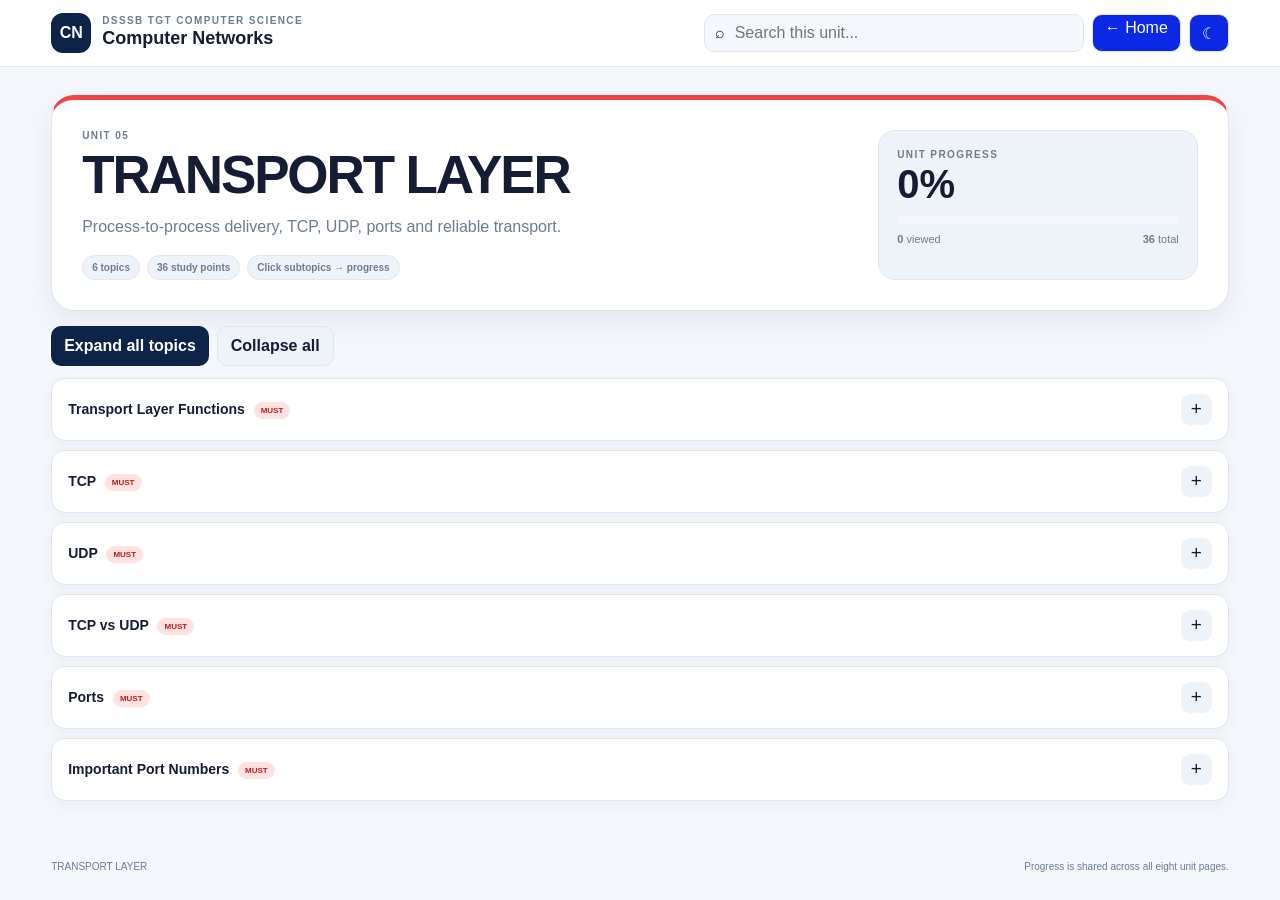
<file: unit5.html>
<!DOCTYPE html>
<html lang="en">

<head>
  <meta charset="UTF-8">
  <meta name="viewport" content="width=device-width,initial-scale=1.0">
  <title>TRANSPORT LAYER | DSSSB TGT</title>
  <link rel="stylesheet" href="css/style.css">
</head>

<body style="--accent:#ef4444">
  <header class="topbar">
    <div class="brand">
      <div class="mark">CN</div>
      <div>
        <div class="eyebrow">DSSSB TGT COMPUTER SCIENCE</div>
        <h1>Computer Networks</h1>
      </div>
    </div>
    <div class="top-actions"><label class="search">⌕ <input id="searchInput" placeholder="Search this unit..."></label><a class="back-btn" href="index.html">← Home</a><button class="icon-btn" id="themeToggle">☾</button></div>
  </header>
  <main class="page">
    <section class="unit-hero" style="--accent:#ef4444">
      <div class="unit-header-row">
        <div>
          <div class="unit-label">UNIT 05</div>
          <h2>TRANSPORT LAYER</h2>
          <p>Process-to-process delivery, TCP, UDP, ports and reliable transport.</p>
          <div class="stats"><span class="pill">6 topics</span><span class="pill">36 study points</span><span class="pill">Click subtopics → progress</span></div>
        </div>
        <div class="progress-box">
          <div class="eyebrow">UNIT PROGRESS</div>
          <div class="progress-big" id="progressPercent">0%</div>
          <div class="bar"><span id="progressBar"></span></div>
          <div class="progress-meta"><span><b id="progressDone">0</b> viewed</span><span><b id="progressTotal">36</b> total</span></div>
        </div>
      </div>
    </section>
    <div class="unit-tools"><button class="btn primary" id="expandAll">Expand all topics</button><button class="btn secondary" id="collapseAll">Collapse all</button></div>
    <section class="topic-list">
      <article class="topic" data-search="transport layer functions process-to-process delivery segmentation reassembly multiplexing demultiplexing">
        <div class="topic-head">
          <div>
            <div class="topic-title">Transport Layer Functions <span class="priority must">MUST</span></div>
          </div>
          <div class="topic-right"><button class="toggle">+</button></div>
        </div>
        <div class="topic-body">
          <div class="subtopic" data-progress-id="u5-1-1"><label class="subtopic-row"><input class="subtopic-check" type="checkbox" aria-label="Mark Process-to-process delivery complete"><span class="subtopic-copy">
                <div class="subtopic-title">Process-to-process delivery</div>
                  
              </span></label></div>
          <div class="subtopic" data-progress-id="u5-1-2"><label class="subtopic-row"><input class="subtopic-check" type="checkbox" aria-label="Mark Segmentation complete"><span class="subtopic-copy">
                <div class="subtopic-title">Segmentation</div>
                  
              </span></label></div>
          <div class="subtopic" data-progress-id="u5-1-3"><label class="subtopic-row"><input class="subtopic-check" type="checkbox" aria-label="Mark Reassembly complete"><span class="subtopic-copy">
                <div class="subtopic-title">Reassembly</div>
                  
              </span></label></div>
          <div class="subtopic" data-progress-id="u5-1-4"><label class="subtopic-row"><input class="subtopic-check" type="checkbox" aria-label="Mark Multiplexing complete"><span class="subtopic-copy">
                <div class="subtopic-title">Multiplexing</div>
                  
              </span></label></div>
          <div class="subtopic" data-progress-id="u5-1-5"><label class="subtopic-row"><input class="subtopic-check" type="checkbox" aria-label="Mark Demultiplexing complete"><span class="subtopic-copy">
                <div class="subtopic-title">Demultiplexing</div>
                  
              </span></label></div>
          <div class="tip">Study this point at DSSSB TGT level first. Prioritize definitions, comparisons, examples, diagrams and basic numericals.</div>
        </div>
      </article>
      <article class="topic" data-search="tcp connection-oriented communication 3-way handshake connection termination sequence number acknowledgement flow control congestion control sliding window">
        <div class="topic-head">
          <div>
            <div class="topic-title">TCP <span class="priority must">MUST</span></div>
          </div>
          <div class="topic-right"><button class="toggle">+</button></div>
        </div>
        <div class="topic-body">
          <div class="subtopic" data-progress-id="u5-2-1"><label class="subtopic-row"><input class="subtopic-check" type="checkbox" aria-label="Mark Connection-oriented communication complete"><span class="subtopic-copy">
                <div class="subtopic-title">Connection-oriented communication</div>
                  
              </span></label></div>
          <div class="subtopic" data-progress-id="u5-2-2"><label class="subtopic-row"><input class="subtopic-check" type="checkbox" aria-label="Mark 3-way handshake complete"><span class="subtopic-copy">
                <div class="subtopic-title">3-way handshake</div>
                  
              </span></label></div>
          <div class="subtopic" data-progress-id="u5-2-3"><label class="subtopic-row"><input class="subtopic-check" type="checkbox" aria-label="Mark Connection termination complete"><span class="subtopic-copy">
                <div class="subtopic-title">Connection termination</div>
                  
              </span></label></div>
          <div class="subtopic" data-progress-id="u5-2-4"><label class="subtopic-row"><input class="subtopic-check" type="checkbox" aria-label="Mark Sequence number complete"><span class="subtopic-copy">
                <div class="subtopic-title">Sequence number</div>
                  
              </span></label></div>
          <div class="subtopic" data-progress-id="u5-2-5"><label class="subtopic-row"><input class="subtopic-check" type="checkbox" aria-label="Mark Acknowledgement complete"><span class="subtopic-copy">
                <div class="subtopic-title">Acknowledgement</div>
                  
              </span></label></div>
          <div class="subtopic" data-progress-id="u5-2-6"><label class="subtopic-row"><input class="subtopic-check" type="checkbox" aria-label="Mark Flow control complete"><span class="subtopic-copy">
                <div class="subtopic-title">Flow control</div>
                  
              </span></label></div>
          <div class="subtopic" data-progress-id="u5-2-7"><label class="subtopic-row"><input class="subtopic-check" type="checkbox" aria-label="Mark Congestion control complete"><span class="subtopic-copy">
                <div class="subtopic-title">Congestion control</div>
                  
              </span></label></div>
          <div class="subtopic" data-progress-id="u5-2-8"><label class="subtopic-row"><input class="subtopic-check" type="checkbox" aria-label="Mark Sliding window complete"><span class="subtopic-copy">
                <div class="subtopic-title">Sliding window</div>
                  
              </span></label></div>
          <div class="tip">Study this point at DSSSB TGT level first. Prioritize definitions, comparisons, examples, diagrams and basic numericals.</div>
        </div>
      </article>
      <article class="topic" data-search="udp connectionless communication features typical applications udp overhead basics">
        <div class="topic-head">
          <div>
            <div class="topic-title">UDP <span class="priority must">MUST</span></div>
          </div>
          <div class="topic-right"><button class="toggle">+</button></div>
        </div>
        <div class="topic-body">
          <div class="subtopic" data-progress-id="u5-3-1"><label class="subtopic-row"><input class="subtopic-check" type="checkbox" aria-label="Mark Connectionless communication complete"><span class="subtopic-copy">
                <div class="subtopic-title">Connectionless communication</div>
                  
              </span></label></div>
          <div class="subtopic" data-progress-id="u5-3-2"><label class="subtopic-row"><input class="subtopic-check" type="checkbox" aria-label="Mark Features complete"><span class="subtopic-copy">
                <div class="subtopic-title">Features</div>
                  
              </span></label></div>
          <div class="subtopic" data-progress-id="u5-3-3"><label class="subtopic-row"><input class="subtopic-check" type="checkbox" aria-label="Mark Typical applications complete"><span class="subtopic-copy">
                <div class="subtopic-title">Typical applications</div>
                  
              </span></label></div>
          <div class="subtopic" data-progress-id="u5-3-4"><label class="subtopic-row"><input class="subtopic-check" type="checkbox" aria-label="Mark UDP overhead basics complete"><span class="subtopic-copy">
                <div class="subtopic-title">UDP overhead basics</div>
                  
              </span></label></div>
          <div class="tip">Study this point at DSSSB TGT level first. Prioritize definitions, comparisons, examples, diagrams and basic numericals.</div>
        </div>
      </article>
      <article class="topic" data-search="tcp vs udp connection-oriented vs connectionless reliability ordering speed/overhead typical use cases">
        <div class="topic-head">
          <div>
            <div class="topic-title">TCP vs UDP <span class="priority must">MUST</span></div>
          </div>
          <div class="topic-right"><button class="toggle">+</button></div>
        </div>
        <div class="topic-body">
          <div class="subtopic" data-progress-id="u5-4-1"><label class="subtopic-row"><input class="subtopic-check" type="checkbox" aria-label="Mark Connection-oriented vs connectionless complete"><span class="subtopic-copy">
                <div class="subtopic-title">Connection-oriented vs connectionless</div>
                  
              </span></label></div>
          <div class="subtopic" data-progress-id="u5-4-2"><label class="subtopic-row"><input class="subtopic-check" type="checkbox" aria-label="Mark Reliability complete"><span class="subtopic-copy">
                <div class="subtopic-title">Reliability</div>
                  
              </span></label></div>
          <div class="subtopic" data-progress-id="u5-4-3"><label class="subtopic-row"><input class="subtopic-check" type="checkbox" aria-label="Mark Ordering complete"><span class="subtopic-copy">
                <div class="subtopic-title">Ordering</div>
                  
              </span></label></div>
          <div class="subtopic" data-progress-id="u5-4-4"><label class="subtopic-row"><input class="subtopic-check" type="checkbox" aria-label="Mark Speed/overhead complete"><span class="subtopic-copy">
                <div class="subtopic-title">Speed/overhead</div>
                  
              </span></label></div>
          <div class="subtopic" data-progress-id="u5-4-5"><label class="subtopic-row"><input class="subtopic-check" type="checkbox" aria-label="Mark Typical use cases complete"><span class="subtopic-copy">
                <div class="subtopic-title">Typical use cases</div>
                  
              </span></label></div>
          <div class="tip">Study this point at DSSSB TGT level first. Prioritize definitions, comparisons, examples, diagrams and basic numericals.</div>
        </div>
      </article>
      <article class="topic" data-search="ports source port destination port well-known ports port-based process identification">
        <div class="topic-head">
          <div>
            <div class="topic-title">Ports <span class="priority must">MUST</span></div>
          </div>
          <div class="topic-right"><button class="toggle">+</button></div>
        </div>
        <div class="topic-body">
          <div class="subtopic" data-progress-id="u5-5-1"><label class="subtopic-row"><input class="subtopic-check" type="checkbox" aria-label="Mark Source port complete"><span class="subtopic-copy">
                <div class="subtopic-title">Source port</div>
                  
              </span></label></div>
          <div class="subtopic" data-progress-id="u5-5-2"><label class="subtopic-row"><input class="subtopic-check" type="checkbox" aria-label="Mark Destination port complete"><span class="subtopic-copy">
                <div class="subtopic-title">Destination port</div>
                  
              </span></label></div>
          <div class="subtopic" data-progress-id="u5-5-3"><label class="subtopic-row"><input class="subtopic-check" type="checkbox" aria-label="Mark Well-known ports complete"><span class="subtopic-copy">
                <div class="subtopic-title">Well-known ports</div>
                  
              </span></label></div>
          <div class="subtopic" data-progress-id="u5-5-4"><label class="subtopic-row"><input class="subtopic-check" type="checkbox" aria-label="Mark Port-based process identification complete"><span class="subtopic-copy">
                <div class="subtopic-title">Port-based process identification</div>
                  
              </span></label></div>
          <div class="tip">Study this point at DSSSB TGT level first. Prioritize definitions, comparisons, examples, diagrams and basic numericals.</div>
        </div>
      </article>
      <article class="topic" data-search="important port numbers ftp 20/21 ssh 22 telnet 23 smtp 25 dns 53 dhcp 67/68 http 80 pop3 110 imap 143 https 443">
        <div class="topic-head">
          <div>
            <div class="topic-title">Important Port Numbers <span class="priority must">MUST</span></div>
          </div>
          <div class="topic-right"><button class="toggle">+</button></div>
        </div>
        <div class="topic-body">
          <div class="subtopic" data-progress-id="u5-6-1"><label class="subtopic-row"><input class="subtopic-check" type="checkbox" aria-label="Mark FTP 20/21 complete"><span class="subtopic-copy">
                <div class="subtopic-title">FTP 20/21</div>
                  
              </span></label></div>
          <div class="subtopic" data-progress-id="u5-6-2"><label class="subtopic-row"><input class="subtopic-check" type="checkbox" aria-label="Mark SSH 22 complete"><span class="subtopic-copy">
                <div class="subtopic-title">SSH 22</div>
                  
              </span></label></div>
          <div class="subtopic" data-progress-id="u5-6-3"><label class="subtopic-row"><input class="subtopic-check" type="checkbox" aria-label="Mark Telnet 23 complete"><span class="subtopic-copy">
                <div class="subtopic-title">Telnet 23</div>
                  
              </span></label></div>
          <div class="subtopic" data-progress-id="u5-6-4"><label class="subtopic-row"><input class="subtopic-check" type="checkbox" aria-label="Mark SMTP 25 complete"><span class="subtopic-copy">
                <div class="subtopic-title">SMTP 25</div>
                  
              </span></label></div>
          <div class="subtopic" data-progress-id="u5-6-5"><label class="subtopic-row"><input class="subtopic-check" type="checkbox" aria-label="Mark DNS 53 complete"><span class="subtopic-copy">
                <div class="subtopic-title">DNS 53</div>
                  
              </span></label></div>
          <div class="subtopic" data-progress-id="u5-6-6"><label class="subtopic-row"><input class="subtopic-check" type="checkbox" aria-label="Mark DHCP 67/68 complete"><span class="subtopic-copy">
                <div class="subtopic-title">DHCP 67/68</div>
                  
              </span></label></div>
          <div class="subtopic" data-progress-id="u5-6-7"><label class="subtopic-row"><input class="subtopic-check" type="checkbox" aria-label="Mark HTTP 80 complete"><span class="subtopic-copy">
                <div class="subtopic-title">HTTP 80</div>
                  
              </span></label></div>
          <div class="subtopic" data-progress-id="u5-6-8"><label class="subtopic-row"><input class="subtopic-check" type="checkbox" aria-label="Mark POP3 110 complete"><span class="subtopic-copy">
                <div class="subtopic-title">POP3 110</div>
                  
              </span></label></div>
          <div class="subtopic" data-progress-id="u5-6-9"><label class="subtopic-row"><input class="subtopic-check" type="checkbox" aria-label="Mark IMAP 143 complete"><span class="subtopic-copy">
                <div class="subtopic-title">IMAP 143</div>
                  
              </span></label></div>
          <div class="subtopic" data-progress-id="u5-6-10"><label class="subtopic-row"><input class="subtopic-check" type="checkbox" aria-label="Mark HTTPS 443 complete"><span class="subtopic-copy">
                <div class="subtopic-title">HTTPS 443</div>
                  
              </span></label></div>
          <div class="tip">Study this point at DSSSB TGT level first. Prioritize definitions, comparisons, examples, diagrams and basic numericals.</div>
        </div>
      </article>
    </section>
  </main>
  <footer class="footer"><span>TRANSPORT LAYER</span><span>Progress is shared across all eight unit pages.</span></footer>
  <script>
    const KEY = "dsssb_cn_global_progress_v4",
      THEME = "dsssb_cn_theme_v4";

    function load() {
      return JSON.parse(localStorage.getItem(KEY) || "{}")
    }

    function save(x) {
      localStorage.setItem(KEY, JSON.stringify(x))
    }

    function theme(d) {
      document.body.classList.toggle("dark", d);
      const b = document.querySelector("#themeToggle");
      if (b) b.textContent = d ? "☀" : "☾";
      localStorage.setItem(THEME, d ? "1" : "0")
    }

    function init() {
      theme(localStorage.getItem(THEME) === "1");
      const b = document.querySelector("#themeToggle");
      if (b) b.onclick = () => theme(!document.body.classList.contains("dark"))
    }

    function updateLocalProgress() {
      const p = load(),
        nodes = [...document.querySelectorAll("[data-progress-id]")],
        total = nodes.length,
        done = nodes.filter(n => p[n.dataset.progressId]).length,
        pct = total ? Math.round(done / total * 100) : 0;
      const pb = document.querySelector("#progressBar");
      if (pb) pb.style.width = pct + "%";
      const pe = document.querySelector("#progressPercent");
      if (pe) pe.textContent = pct + "%";
      const pd = document.querySelector("#progressDone");
      if (pd) pd.textContent = done;
      document.querySelectorAll("[data-progress-id]").forEach(n => {
        const id = n.dataset.progressId,
          checked = !!p[id];
        n.classList.toggle("viewed", checked);
        const cb = n.querySelector(".subtopic-check");
        if (cb) cb.checked = checked;
      });
    }

    function wire() {
      document.querySelectorAll(".topic-head").forEach(h => h.onclick = (e) => {
        if (e.target.closest("button")) return;
        const c = h.closest(".topic"),
          o = c.classList.toggle("open");
        c.querySelector(".toggle").textContent = o ? "×" : "+";
      });
      document.querySelectorAll(".subtopic-check").forEach(cb => cb.addEventListener("click", e => {
        e.stopPropagation();
        const n = cb.closest(".subtopic"),
          p = load();
        p[n.dataset.progressId] = cb.checked;
        if (!cb.checked) delete p[n.dataset.progressId];
        save(p);
        updateLocalProgress();
      }));
      document.querySelectorAll(".subtopic").forEach(n => n.addEventListener("click", (e) => {
        if (e.target.closest(".subtopic-check")) return;
        const cb = n.querySelector(".subtopic-check");
        cb.checked = !cb.checked;
        cb.dispatchEvent(new Event("click", {
          bubbles: false
        }));
      }));
      document.querySelector("#expandAll")?.addEventListener("click", () => document.querySelectorAll(".topic").forEach(c => {
        c.classList.add("open");
        c.querySelector(".toggle").textContent = "×"
      }));
      document.querySelector("#collapseAll")?.addEventListener("click", () => document.querySelectorAll(".topic").forEach(c => {
        c.classList.remove("open");
        c.querySelector(".toggle").textContent = "+"
      }));
      document.querySelector("#searchInput")?.addEventListener("input", e => {
        const q = e.target.value.toLowerCase().trim();
        document.querySelectorAll(".topic").forEach(c => c.classList.toggle("hidden", q && !c.dataset.search.includes(q)))
      });
      document.addEventListener("keydown", e => {
        if ((e.ctrlKey || e.metaKey) && e.key.toLowerCase() === "k") {
          e.preventDefault();
          document.querySelector("#searchInput")?.focus()
        }
      });
    }
    document.addEventListener("DOMContentLoaded", () => {
      init();
      wire();
      updateLocalProgress()
    });
  </script>
</body>

</html>
</file>
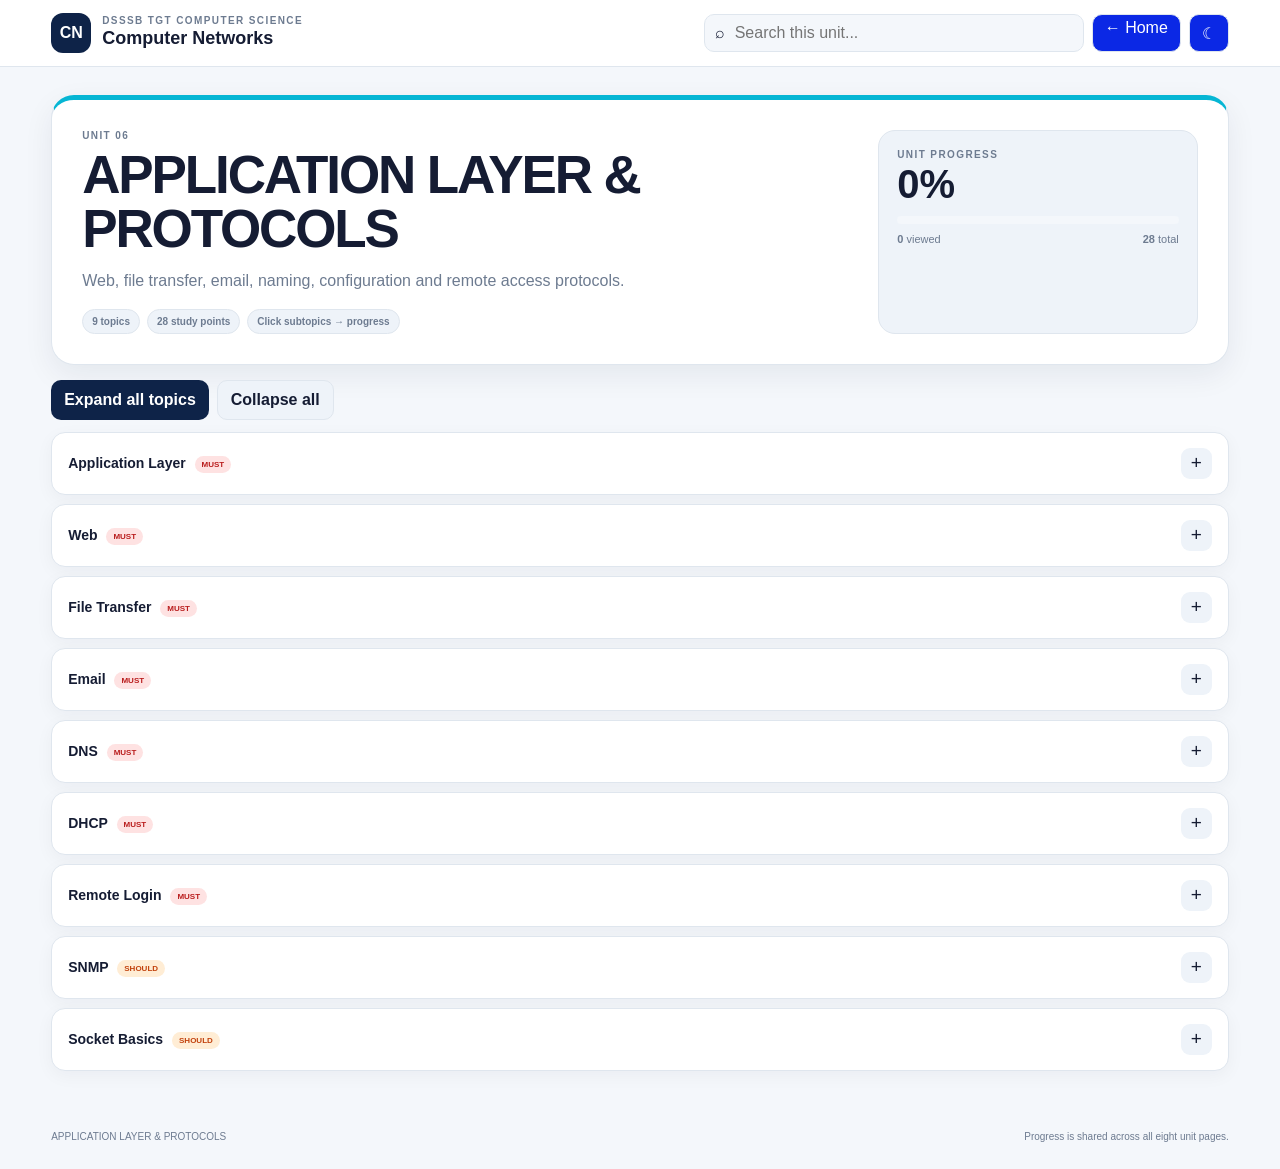
<file: unit6.html>
<!DOCTYPE html>
<html lang="en">

<head>
  <meta charset="UTF-8">
  <meta name="viewport" content="width=device-width,initial-scale=1.0">
  <title>APPLICATION LAYER & PROTOCOLS | DSSSB TGT</title>
  <link rel="stylesheet" href="css/style.css">
</head>

<body style="--accent:#06b6d4">
  <header class="topbar">
    <div class="brand">
      <div class="mark">CN</div>
      <div>
        <div class="eyebrow">DSSSB TGT COMPUTER SCIENCE</div>
        <h1>Computer Networks</h1>
      </div>
    </div>
    <div class="top-actions"><label class="search">⌕ <input id="searchInput" placeholder="Search this unit..."></label><a class="back-btn" href="index.html">← Home</a><button class="icon-btn" id="themeToggle">☾</button></div>
  </header>
  <main class="page">
    <section class="unit-hero" style="--accent:#06b6d4">
      <div class="unit-header-row">
        <div>
          <div class="unit-label">UNIT 06</div>
          <h2>APPLICATION LAYER & PROTOCOLS</h2>
          <p>Web, file transfer, email, naming, configuration and remote access protocols.</p>
          <div class="stats"><span class="pill">9 topics</span><span class="pill">28 study points</span><span class="pill">Click subtopics → progress</span></div>
        </div>
        <div class="progress-box">
          <div class="eyebrow">UNIT PROGRESS</div>
          <div class="progress-big" id="progressPercent">0%</div>
          <div class="bar"><span id="progressBar"></span></div>
          <div class="progress-meta"><span><b id="progressDone">0</b> viewed</span><span><b id="progressTotal">28</b> total</span></div>
        </div>
      </div>
    </section>
    <div class="unit-tools"><button class="btn primary" id="expandAll">Expand all topics</button><button class="btn secondary" id="collapseAll">Collapse all</button></div>
    <section class="topic-list">
      <article class="topic" data-search="application layer application-layer functions client-server model">
        <div class="topic-head">
          <div>
            <div class="topic-title">Application Layer <span class="priority must">MUST</span></div>
          </div>
          <div class="topic-right"><button class="toggle">+</button></div>
        </div>
        <div class="topic-body">
          <div class="subtopic" data-progress-id="u6-1-1"><label class="subtopic-row"><input class="subtopic-check" type="checkbox" aria-label="Mark Application-layer functions complete"><span class="subtopic-copy">
                <div class="subtopic-title">Application-layer functions</div>
                  
              </span></label></div>
          <div class="subtopic" data-progress-id="u6-1-2"><label class="subtopic-row"><input class="subtopic-check" type="checkbox" aria-label="Mark Client-server model complete"><span class="subtopic-copy">
                <div class="subtopic-title">Client-server model</div>
                  
              </span></label></div>
          <div class="tip">Study this point at DSSSB TGT level first. Prioritize definitions, comparisons, examples, diagrams and basic numericals.</div>
        </div>
      </article>
      <article class="topic" data-search="web www url browser http https http vs https">
        <div class="topic-head">
          <div>
            <div class="topic-title">Web <span class="priority must">MUST</span></div>
          </div>
          <div class="topic-right"><button class="toggle">+</button></div>
        </div>
        <div class="topic-body">
          <div class="subtopic" data-progress-id="u6-2-1"><label class="subtopic-row"><input class="subtopic-check" type="checkbox" aria-label="Mark WWW complete"><span class="subtopic-copy">
                <div class="subtopic-title">WWW</div>
                  
              </span></label></div>
          <div class="subtopic" data-progress-id="u6-2-2"><label class="subtopic-row"><input class="subtopic-check" type="checkbox" aria-label="Mark URL complete"><span class="subtopic-copy">
                <div class="subtopic-title">URL</div>
                  
              </span></label></div>
          <div class="subtopic" data-progress-id="u6-2-3"><label class="subtopic-row"><input class="subtopic-check" type="checkbox" aria-label="Mark Browser complete"><span class="subtopic-copy">
                <div class="subtopic-title">Browser</div>
                  
              </span></label></div>
          <div class="subtopic" data-progress-id="u6-2-4"><label class="subtopic-row"><input class="subtopic-check" type="checkbox" aria-label="Mark HTTP complete"><span class="subtopic-copy">
                <div class="subtopic-title">HTTP</div>
                  
              </span></label></div>
          <div class="subtopic" data-progress-id="u6-2-5"><label class="subtopic-row"><input class="subtopic-check" type="checkbox" aria-label="Mark HTTPS complete"><span class="subtopic-copy">
                <div class="subtopic-title">HTTPS</div>
                  
              </span></label></div>
          <div class="subtopic" data-progress-id="u6-2-6"><label class="subtopic-row"><input class="subtopic-check" type="checkbox" aria-label="Mark HTTP vs HTTPS complete"><span class="subtopic-copy">
                <div class="subtopic-title">HTTP vs HTTPS</div>
                  
              </span></label></div>
          <div class="tip">Study this point at DSSSB TGT level first. Prioritize definitions, comparisons, examples, diagrams and basic numericals.</div>
        </div>
      </article>
      <article class="topic" data-search="file transfer ftp basic ftp purpose common ftp ports">
        <div class="topic-head">
          <div>
            <div class="topic-title">File Transfer <span class="priority must">MUST</span></div>
          </div>
          <div class="topic-right"><button class="toggle">+</button></div>
        </div>
        <div class="topic-body">
          <div class="subtopic" data-progress-id="u6-3-1"><label class="subtopic-row"><input class="subtopic-check" type="checkbox" aria-label="Mark FTP complete"><span class="subtopic-copy">
                <div class="subtopic-title">FTP</div>
                  
              </span></label></div>
          <div class="subtopic" data-progress-id="u6-3-2"><label class="subtopic-row"><input class="subtopic-check" type="checkbox" aria-label="Mark Basic FTP purpose complete"><span class="subtopic-copy">
                <div class="subtopic-title">Basic FTP purpose</div>
                  
              </span></label></div>
          <div class="subtopic" data-progress-id="u6-3-3"><label class="subtopic-row"><input class="subtopic-check" type="checkbox" aria-label="Mark Common FTP ports complete"><span class="subtopic-copy">
                <div class="subtopic-title">Common FTP ports</div>
                  
              </span></label></div>
          <div class="tip">Study this point at DSSSB TGT level first. Prioritize definitions, comparisons, examples, diagrams and basic numericals.</div>
        </div>
      </article>
      <article class="topic" data-search="email smtp pop3 imap smtp vs pop3 vs imap">
        <div class="topic-head">
          <div>
            <div class="topic-title">Email <span class="priority must">MUST</span></div>
          </div>
          <div class="topic-right"><button class="toggle">+</button></div>
        </div>
        <div class="topic-body">
          <div class="subtopic" data-progress-id="u6-4-1"><label class="subtopic-row"><input class="subtopic-check" type="checkbox" aria-label="Mark SMTP complete"><span class="subtopic-copy">
                <div class="subtopic-title">SMTP</div>
                  
              </span></label></div>
          <div class="subtopic" data-progress-id="u6-4-2"><label class="subtopic-row"><input class="subtopic-check" type="checkbox" aria-label="Mark POP3 complete"><span class="subtopic-copy">
                <div class="subtopic-title">POP3</div>
                  
              </span></label></div>
          <div class="subtopic" data-progress-id="u6-4-3"><label class="subtopic-row"><input class="subtopic-check" type="checkbox" aria-label="Mark IMAP complete"><span class="subtopic-copy">
                <div class="subtopic-title">IMAP</div>
                  
              </span></label></div>
          <div class="subtopic" data-progress-id="u6-4-4"><label class="subtopic-row"><input class="subtopic-check" type="checkbox" aria-label="Mark SMTP vs POP3 vs IMAP complete"><span class="subtopic-copy">
                <div class="subtopic-title">SMTP vs POP3 vs IMAP</div>
                  
              </span></label></div>
          <div class="tip">Study this point at DSSSB TGT level first. Prioritize definitions, comparisons, examples, diagrams and basic numericals.</div>
        </div>
      </article>
      <article class="topic" data-search="dns domain name name resolution dns hierarchy basics">
        <div class="topic-head">
          <div>
            <div class="topic-title">DNS <span class="priority must">MUST</span></div>
          </div>
          <div class="topic-right"><button class="toggle">+</button></div>
        </div>
        <div class="topic-body">
          <div class="subtopic" data-progress-id="u6-5-1"><label class="subtopic-row"><input class="subtopic-check" type="checkbox" aria-label="Mark Domain name complete"><span class="subtopic-copy">
                <div class="subtopic-title">Domain name</div>
                  
              </span></label></div>
          <div class="subtopic" data-progress-id="u6-5-2"><label class="subtopic-row"><input class="subtopic-check" type="checkbox" aria-label="Mark Name resolution complete"><span class="subtopic-copy">
                <div class="subtopic-title">Name resolution</div>
                  
              </span></label></div>
          <div class="subtopic" data-progress-id="u6-5-3"><label class="subtopic-row"><input class="subtopic-check" type="checkbox" aria-label="Mark DNS hierarchy basics complete"><span class="subtopic-copy">
                <div class="subtopic-title">DNS hierarchy basics</div>
                  
              </span></label></div>
          <div class="tip">Study this point at DSSSB TGT level first. Prioritize definitions, comparisons, examples, diagrams and basic numericals.</div>
        </div>
      </article>
      <article class="topic" data-search="dhcp dynamic ip configuration basic dhcp role">
        <div class="topic-head">
          <div>
            <div class="topic-title">DHCP <span class="priority must">MUST</span></div>
          </div>
          <div class="topic-right"><button class="toggle">+</button></div>
        </div>
        <div class="topic-body">
          <div class="subtopic" data-progress-id="u6-6-1"><label class="subtopic-row"><input class="subtopic-check" type="checkbox" aria-label="Mark Dynamic IP configuration complete"><span class="subtopic-copy">
                <div class="subtopic-title">Dynamic IP configuration</div>
                  
              </span></label></div>
          <div class="subtopic" data-progress-id="u6-6-2"><label class="subtopic-row"><input class="subtopic-check" type="checkbox" aria-label="Mark Basic DHCP role complete"><span class="subtopic-copy">
                <div class="subtopic-title">Basic DHCP role</div>
                  
              </span></label></div>
          <div class="tip">Study this point at DSSSB TGT level first. Prioritize definitions, comparisons, examples, diagrams and basic numericals.</div>
        </div>
      </article>
      <article class="topic" data-search="remote login telnet ssh telnet vs ssh">
        <div class="topic-head">
          <div>
            <div class="topic-title">Remote Login <span class="priority must">MUST</span></div>
          </div>
          <div class="topic-right"><button class="toggle">+</button></div>
        </div>
        <div class="topic-body">
          <div class="subtopic" data-progress-id="u6-7-1"><label class="subtopic-row"><input class="subtopic-check" type="checkbox" aria-label="Mark Telnet complete"><span class="subtopic-copy">
                <div class="subtopic-title">Telnet</div>
                  
              </span></label></div>
          <div class="subtopic" data-progress-id="u6-7-2"><label class="subtopic-row"><input class="subtopic-check" type="checkbox" aria-label="Mark SSH complete"><span class="subtopic-copy">
                <div class="subtopic-title">SSH</div>
                  
              </span></label></div>
          <div class="subtopic" data-progress-id="u6-7-3"><label class="subtopic-row"><input class="subtopic-check" type="checkbox" aria-label="Mark Telnet vs SSH complete"><span class="subtopic-copy">
                <div class="subtopic-title">Telnet vs SSH</div>
                  
              </span></label></div>
          <div class="tip">Study this point at DSSSB TGT level first. Prioritize definitions, comparisons, examples, diagrams and basic numericals.</div>
        </div>
      </article>
      <article class="topic" data-search="snmp simple network management protocol basic monitoring/management role">
        <div class="topic-head">
          <div>
            <div class="topic-title">SNMP <span class="priority should">SHOULD</span></div>
          </div>
          <div class="topic-right"><button class="toggle">+</button></div>
        </div>
        <div class="topic-body">
          <div class="subtopic" data-progress-id="u6-8-1"><label class="subtopic-row"><input class="subtopic-check" type="checkbox" aria-label="Mark Simple Network Management Protocol complete"><span class="subtopic-copy">
                <div class="subtopic-title">Simple Network Management Protocol</div>
                  
              </span></label></div>
          <div class="subtopic" data-progress-id="u6-8-2"><label class="subtopic-row"><input class="subtopic-check" type="checkbox" aria-label="Mark Basic monitoring/management role complete"><span class="subtopic-copy">
                <div class="subtopic-title">Basic monitoring/management role</div>
                  
              </span></label></div>
          <div class="tip">Study this point at DSSSB TGT level first. Prioritize definitions, comparisons, examples, diagrams and basic numericals.</div>
        </div>
      </article>
      <article class="topic" data-search="socket basics socket as endpoint ip + port concept client/server socket idea">
        <div class="topic-head">
          <div>
            <div class="topic-title">Socket Basics <span class="priority should">SHOULD</span></div>
          </div>
          <div class="topic-right"><button class="toggle">+</button></div>
        </div>
        <div class="topic-body">
          <div class="subtopic" data-progress-id="u6-9-1"><label class="subtopic-row"><input class="subtopic-check" type="checkbox" aria-label="Mark Socket as endpoint complete"><span class="subtopic-copy">
                <div class="subtopic-title">Socket as endpoint</div>
                  
              </span></label></div>
          <div class="subtopic" data-progress-id="u6-9-2"><label class="subtopic-row"><input class="subtopic-check" type="checkbox" aria-label="Mark IP + port concept complete"><span class="subtopic-copy">
                <div class="subtopic-title">IP + port concept</div>
                  
              </span></label></div>
          <div class="subtopic" data-progress-id="u6-9-3"><label class="subtopic-row"><input class="subtopic-check" type="checkbox" aria-label="Mark Client/server socket idea complete"><span class="subtopic-copy">
                <div class="subtopic-title">Client/server socket idea</div>
                  
              </span></label></div>
          <div class="tip">Study this point at DSSSB TGT level first. Prioritize definitions, comparisons, examples, diagrams and basic numericals.</div>
        </div>
      </article>
    </section>
  </main>
  <footer class="footer"><span>APPLICATION LAYER & PROTOCOLS</span><span>Progress is shared across all eight unit pages.</span></footer>
  <script>
    const KEY = "dsssb_cn_global_progress_v4",
      THEME = "dsssb_cn_theme_v4";

    function load() {
      return JSON.parse(localStorage.getItem(KEY) || "{}")
    }

    function save(x) {
      localStorage.setItem(KEY, JSON.stringify(x))
    }

    function theme(d) {
      document.body.classList.toggle("dark", d);
      const b = document.querySelector("#themeToggle");
      if (b) b.textContent = d ? "☀" : "☾";
      localStorage.setItem(THEME, d ? "1" : "0")
    }

    function init() {
      theme(localStorage.getItem(THEME) === "1");
      const b = document.querySelector("#themeToggle");
      if (b) b.onclick = () => theme(!document.body.classList.contains("dark"))
    }

    function updateLocalProgress() {
      const p = load(),
        nodes = [...document.querySelectorAll("[data-progress-id]")],
        total = nodes.length,
        done = nodes.filter(n => p[n.dataset.progressId]).length,
        pct = total ? Math.round(done / total * 100) : 0;
      const pb = document.querySelector("#progressBar");
      if (pb) pb.style.width = pct + "%";
      const pe = document.querySelector("#progressPercent");
      if (pe) pe.textContent = pct + "%";
      const pd = document.querySelector("#progressDone");
      if (pd) pd.textContent = done;
      document.querySelectorAll("[data-progress-id]").forEach(n => {
        const id = n.dataset.progressId,
          checked = !!p[id];
        n.classList.toggle("viewed", checked);
        const cb = n.querySelector(".subtopic-check");
        if (cb) cb.checked = checked;
      });
    }

    function wire() {
      document.querySelectorAll(".topic-head").forEach(h => h.onclick = (e) => {
        if (e.target.closest("button")) return;
        const c = h.closest(".topic"),
          o = c.classList.toggle("open");
        c.querySelector(".toggle").textContent = o ? "×" : "+";
      });
      document.querySelectorAll(".subtopic-check").forEach(cb => cb.addEventListener("click", e => {
        e.stopPropagation();
        const n = cb.closest(".subtopic"),
          p = load();
        p[n.dataset.progressId] = cb.checked;
        if (!cb.checked) delete p[n.dataset.progressId];
        save(p);
        updateLocalProgress();
      }));
      document.querySelectorAll(".subtopic").forEach(n => n.addEventListener("click", (e) => {
        if (e.target.closest(".subtopic-check")) return;
        const cb = n.querySelector(".subtopic-check");
        cb.checked = !cb.checked;
        cb.dispatchEvent(new Event("click", {
          bubbles: false
        }));
      }));
      document.querySelector("#expandAll")?.addEventListener("click", () => document.querySelectorAll(".topic").forEach(c => {
        c.classList.add("open");
        c.querySelector(".toggle").textContent = "×"
      }));
      document.querySelector("#collapseAll")?.addEventListener("click", () => document.querySelectorAll(".topic").forEach(c => {
        c.classList.remove("open");
        c.querySelector(".toggle").textContent = "+"
      }));
      document.querySelector("#searchInput")?.addEventListener("input", e => {
        const q = e.target.value.toLowerCase().trim();
        document.querySelectorAll(".topic").forEach(c => c.classList.toggle("hidden", q && !c.dataset.search.includes(q)))
      });
      document.addEventListener("keydown", e => {
        if ((e.ctrlKey || e.metaKey) && e.key.toLowerCase() === "k") {
          e.preventDefault();
          document.querySelector("#searchInput")?.focus()
        }
      });
    }
    document.addEventListener("DOMContentLoaded", () => {
      init();
      wire();
      updateLocalProgress()
    });
  </script>
</body>

</html>
</file>
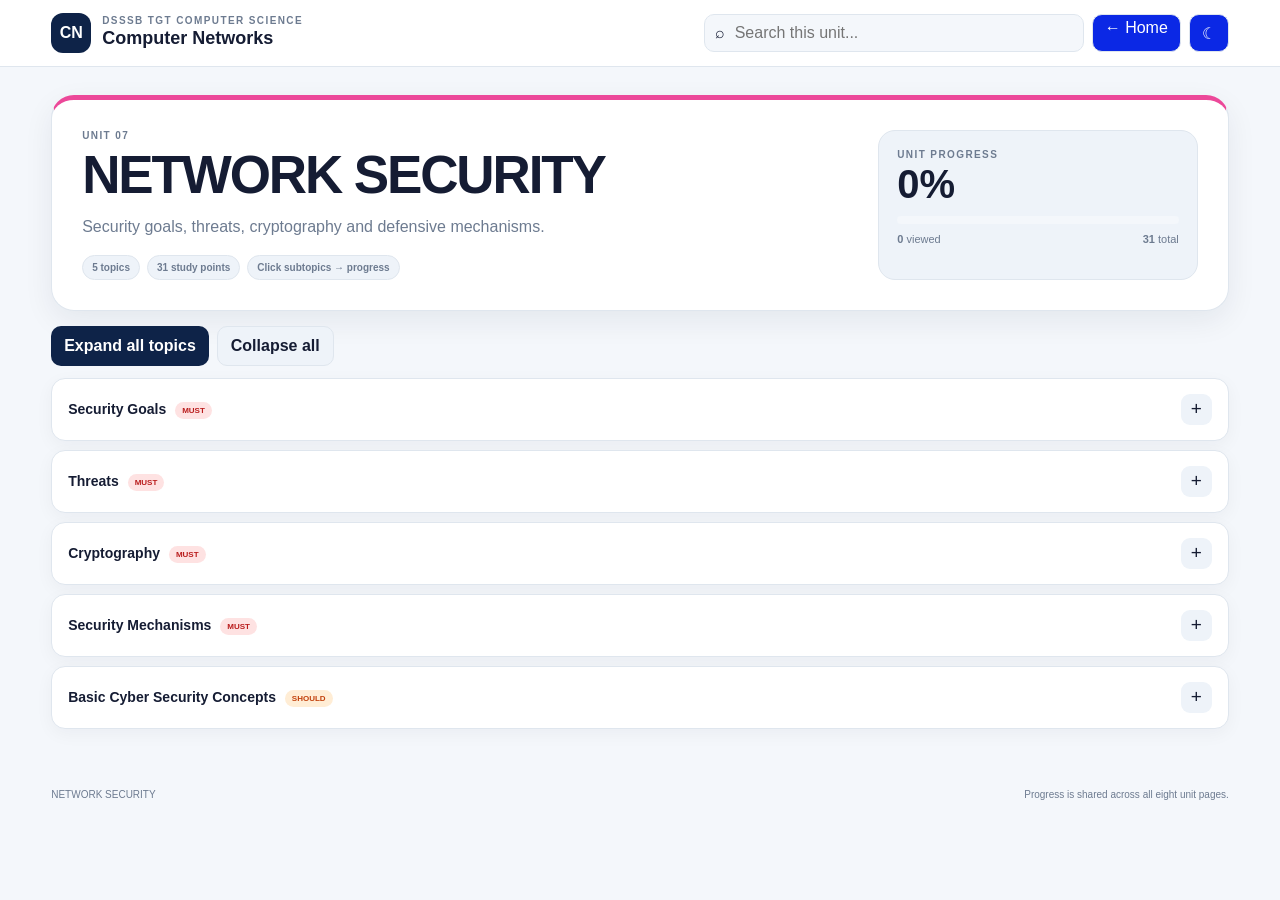
<file: unit7.html>
<!DOCTYPE html>
<html lang="en">

<head>
  <meta charset="UTF-8">
  <meta name="viewport" content="width=device-width,initial-scale=1.0">
  <title>NETWORK SECURITY | DSSSB TGT</title>
  <link rel="stylesheet" href="css/style.css">
</head>

<body style="--accent:#ec4899">
  <header class="topbar">
    <div class="brand">
      <div class="mark">CN</div>
      <div>
        <div class="eyebrow">DSSSB TGT COMPUTER SCIENCE</div>
        <h1>Computer Networks</h1>
      </div>
    </div>
    <div class="top-actions"><label class="search">⌕ <input id="searchInput" placeholder="Search this unit..."></label><a class="back-btn" href="index.html">← Home</a><button class="icon-btn" id="themeToggle">☾</button></div>
  </header>
  <main class="page">
    <section class="unit-hero" style="--accent:#ec4899">
      <div class="unit-header-row">
        <div>
          <div class="unit-label">UNIT 07</div>
          <h2>NETWORK SECURITY</h2>
          <p>Security goals, threats, cryptography and defensive mechanisms.</p>
          <div class="stats"><span class="pill">5 topics</span><span class="pill">31 study points</span><span class="pill">Click subtopics → progress</span></div>
        </div>
        <div class="progress-box">
          <div class="eyebrow">UNIT PROGRESS</div>
          <div class="progress-big" id="progressPercent">0%</div>
          <div class="bar"><span id="progressBar"></span></div>
          <div class="progress-meta"><span><b id="progressDone">0</b> viewed</span><span><b id="progressTotal">31</b> total</span></div>
        </div>
      </div>
    </section>
    <div class="unit-tools"><button class="btn primary" id="expandAll">Expand all topics</button><button class="btn secondary" id="collapseAll">Collapse all</button></div>
    <section class="topic-list">
      <article class="topic" data-search="security goals confidentiality integrity availability authentication authorization non-repudiation">
        <div class="topic-head">
          <div>
            <div class="topic-title">Security Goals <span class="priority must">MUST</span></div>
          </div>
          <div class="topic-right"><button class="toggle">+</button></div>
        </div>
        <div class="topic-body">
          <div class="subtopic" data-progress-id="u7-1-1"><label class="subtopic-row"><input class="subtopic-check" type="checkbox" aria-label="Mark Confidentiality complete"><span class="subtopic-copy">
                <div class="subtopic-title">Confidentiality</div>
                  
              </span></label></div>
          <div class="subtopic" data-progress-id="u7-1-2"><label class="subtopic-row"><input class="subtopic-check" type="checkbox" aria-label="Mark Integrity complete"><span class="subtopic-copy">
                <div class="subtopic-title">Integrity</div>
                  
              </span></label></div>
          <div class="subtopic" data-progress-id="u7-1-3"><label class="subtopic-row"><input class="subtopic-check" type="checkbox" aria-label="Mark Availability complete"><span class="subtopic-copy">
                <div class="subtopic-title">Availability</div>
                  
              </span></label></div>
          <div class="subtopic" data-progress-id="u7-1-4"><label class="subtopic-row"><input class="subtopic-check" type="checkbox" aria-label="Mark Authentication complete"><span class="subtopic-copy">
                <div class="subtopic-title">Authentication</div>
                  
              </span></label></div>
          <div class="subtopic" data-progress-id="u7-1-5"><label class="subtopic-row"><input class="subtopic-check" type="checkbox" aria-label="Mark Authorization complete"><span class="subtopic-copy">
                <div class="subtopic-title">Authorization</div>
                  
              </span></label></div>
          <div class="subtopic" data-progress-id="u7-1-6"><label class="subtopic-row"><input class="subtopic-check" type="checkbox" aria-label="Mark Non-repudiation complete"><span class="subtopic-copy">
                <div class="subtopic-title">Non-repudiation</div>
                  
              </span></label></div>
          <div class="tip">Study this point at DSSSB TGT level first. Prioritize definitions, comparisons, examples, diagrams and basic numericals.</div>
        </div>
      </article>
      <article class="topic" data-search="threats virus worm trojan phishing spoofing sniffing dos ddos">
        <div class="topic-head">
          <div>
            <div class="topic-title">Threats <span class="priority must">MUST</span></div>
          </div>
          <div class="topic-right"><button class="toggle">+</button></div>
        </div>
        <div class="topic-body">
          <div class="subtopic" data-progress-id="u7-2-1"><label class="subtopic-row"><input class="subtopic-check" type="checkbox" aria-label="Mark Virus complete"><span class="subtopic-copy">
                <div class="subtopic-title">Virus</div>
                  
              </span></label></div>
          <div class="subtopic" data-progress-id="u7-2-2"><label class="subtopic-row"><input class="subtopic-check" type="checkbox" aria-label="Mark Worm complete"><span class="subtopic-copy">
                <div class="subtopic-title">Worm</div>
                  
              </span></label></div>
          <div class="subtopic" data-progress-id="u7-2-3"><label class="subtopic-row"><input class="subtopic-check" type="checkbox" aria-label="Mark Trojan complete"><span class="subtopic-copy">
                <div class="subtopic-title">Trojan</div>
                  
              </span></label></div>
          <div class="subtopic" data-progress-id="u7-2-4"><label class="subtopic-row"><input class="subtopic-check" type="checkbox" aria-label="Mark Phishing complete"><span class="subtopic-copy">
                <div class="subtopic-title">Phishing</div>
                  
              </span></label></div>
          <div class="subtopic" data-progress-id="u7-2-5"><label class="subtopic-row"><input class="subtopic-check" type="checkbox" aria-label="Mark Spoofing complete"><span class="subtopic-copy">
                <div class="subtopic-title">Spoofing</div>
                  
              </span></label></div>
          <div class="subtopic" data-progress-id="u7-2-6"><label class="subtopic-row"><input class="subtopic-check" type="checkbox" aria-label="Mark Sniffing complete"><span class="subtopic-copy">
                <div class="subtopic-title">Sniffing</div>
                  
              </span></label></div>
          <div class="subtopic" data-progress-id="u7-2-7"><label class="subtopic-row"><input class="subtopic-check" type="checkbox" aria-label="Mark DoS complete"><span class="subtopic-copy">
                <div class="subtopic-title">DoS</div>
                  
              </span></label></div>
          <div class="subtopic" data-progress-id="u7-2-8"><label class="subtopic-row"><input class="subtopic-check" type="checkbox" aria-label="Mark DDoS complete"><span class="subtopic-copy">
                <div class="subtopic-title">DDoS</div>
                  
              </span></label></div>
          <div class="tip">Study this point at DSSSB TGT level first. Prioritize definitions, comparisons, examples, diagrams and basic numericals.</div>
        </div>
      </article>
      <article class="topic" data-search="cryptography plaintext ciphertext encryption decryption symmetric cryptography asymmetric cryptography">
        <div class="topic-head">
          <div>
            <div class="topic-title">Cryptography <span class="priority must">MUST</span></div>
          </div>
          <div class="topic-right"><button class="toggle">+</button></div>
        </div>
        <div class="topic-body">
          <div class="subtopic" data-progress-id="u7-3-1"><label class="subtopic-row"><input class="subtopic-check" type="checkbox" aria-label="Mark Plaintext complete"><span class="subtopic-copy">
                <div class="subtopic-title">Plaintext</div>
                  
              </span></label></div>
          <div class="subtopic" data-progress-id="u7-3-2"><label class="subtopic-row"><input class="subtopic-check" type="checkbox" aria-label="Mark Ciphertext complete"><span class="subtopic-copy">
                <div class="subtopic-title">Ciphertext</div>
                  
              </span></label></div>
          <div class="subtopic" data-progress-id="u7-3-3"><label class="subtopic-row"><input class="subtopic-check" type="checkbox" aria-label="Mark Encryption complete"><span class="subtopic-copy">
                <div class="subtopic-title">Encryption</div>
                  
              </span></label></div>
          <div class="subtopic" data-progress-id="u7-3-4"><label class="subtopic-row"><input class="subtopic-check" type="checkbox" aria-label="Mark Decryption complete"><span class="subtopic-copy">
                <div class="subtopic-title">Decryption</div>
                  
              </span></label></div>
          <div class="subtopic" data-progress-id="u7-3-5"><label class="subtopic-row"><input class="subtopic-check" type="checkbox" aria-label="Mark Symmetric cryptography complete"><span class="subtopic-copy">
                <div class="subtopic-title">Symmetric cryptography</div>
                  
              </span></label></div>
          <div class="subtopic" data-progress-id="u7-3-6"><label class="subtopic-row"><input class="subtopic-check" type="checkbox" aria-label="Mark Asymmetric cryptography complete"><span class="subtopic-copy">
                <div class="subtopic-title">Asymmetric cryptography</div>
                  
              </span></label></div>
          <div class="tip">Study this point at DSSSB TGT level first. Prioritize definitions, comparisons, examples, diagrams and basic numericals.</div>
        </div>
      </article>
      <article class="topic" data-search="security mechanisms hashing digital signature digital certificate firewall ids ips vpn">
        <div class="topic-head">
          <div>
            <div class="topic-title">Security Mechanisms <span class="priority must">MUST</span></div>
          </div>
          <div class="topic-right"><button class="toggle">+</button></div>
        </div>
        <div class="topic-body">
          <div class="subtopic" data-progress-id="u7-4-1"><label class="subtopic-row"><input class="subtopic-check" type="checkbox" aria-label="Mark Hashing complete"><span class="subtopic-copy">
                <div class="subtopic-title">Hashing</div>
                  
              </span></label></div>
          <div class="subtopic" data-progress-id="u7-4-2"><label class="subtopic-row"><input class="subtopic-check" type="checkbox" aria-label="Mark Digital signature complete"><span class="subtopic-copy">
                <div class="subtopic-title">Digital signature</div>
                  
              </span></label></div>
          <div class="subtopic" data-progress-id="u7-4-3"><label class="subtopic-row"><input class="subtopic-check" type="checkbox" aria-label="Mark Digital certificate complete"><span class="subtopic-copy">
                <div class="subtopic-title">Digital certificate</div>
                  
              </span></label></div>
          <div class="subtopic" data-progress-id="u7-4-4"><label class="subtopic-row"><input class="subtopic-check" type="checkbox" aria-label="Mark Firewall complete"><span class="subtopic-copy">
                <div class="subtopic-title">Firewall</div>
                  
              </span></label></div>
          <div class="subtopic" data-progress-id="u7-4-5"><label class="subtopic-row"><input class="subtopic-check" type="checkbox" aria-label="Mark IDS complete"><span class="subtopic-copy">
                <div class="subtopic-title">IDS</div>
                  
              </span></label></div>
          <div class="subtopic" data-progress-id="u7-4-6"><label class="subtopic-row"><input class="subtopic-check" type="checkbox" aria-label="Mark IPS complete"><span class="subtopic-copy">
                <div class="subtopic-title">IPS</div>
                  
              </span></label></div>
          <div class="subtopic" data-progress-id="u7-4-7"><label class="subtopic-row"><input class="subtopic-check" type="checkbox" aria-label="Mark VPN complete"><span class="subtopic-copy">
                <div class="subtopic-title">VPN</div>
                  
              </span></label></div>
          <div class="tip">Study this point at DSSSB TGT level first. Prioritize definitions, comparisons, examples, diagrams and basic numericals.</div>
        </div>
      </article>
      <article class="topic" data-search="basic cyber security concepts malware basics secure passwords basic safe browsing concepts common attack awareness">
        <div class="topic-head">
          <div>
            <div class="topic-title">Basic Cyber Security Concepts <span class="priority should">SHOULD</span></div>
          </div>
          <div class="topic-right"><button class="toggle">+</button></div>
        </div>
        <div class="topic-body">
          <div class="subtopic" data-progress-id="u7-5-1"><label class="subtopic-row"><input class="subtopic-check" type="checkbox" aria-label="Mark Malware basics complete"><span class="subtopic-copy">
                <div class="subtopic-title">Malware basics</div>
                  
              </span></label></div>
          <div class="subtopic" data-progress-id="u7-5-2"><label class="subtopic-row"><input class="subtopic-check" type="checkbox" aria-label="Mark Secure passwords complete"><span class="subtopic-copy">
                <div class="subtopic-title">Secure passwords</div>
                  
              </span></label></div>
          <div class="subtopic" data-progress-id="u7-5-3"><label class="subtopic-row"><input class="subtopic-check" type="checkbox" aria-label="Mark Basic safe browsing concepts complete"><span class="subtopic-copy">
                <div class="subtopic-title">Basic safe browsing concepts</div>
                  
              </span></label></div>
          <div class="subtopic" data-progress-id="u7-5-4"><label class="subtopic-row"><input class="subtopic-check" type="checkbox" aria-label="Mark Common attack awareness complete"><span class="subtopic-copy">
                <div class="subtopic-title">Common attack awareness</div>
                  
              </span></label></div>
          <div class="tip">Study this point at DSSSB TGT level first. Prioritize definitions, comparisons, examples, diagrams and basic numericals.</div>
        </div>
      </article>
    </section>
  </main>
  <footer class="footer"><span>NETWORK SECURITY</span><span>Progress is shared across all eight unit pages.</span></footer>
  <script>
    const KEY = "dsssb_cn_global_progress_v4",
      THEME = "dsssb_cn_theme_v4";

    function load() {
      return JSON.parse(localStorage.getItem(KEY) || "{}")
    }

    function save(x) {
      localStorage.setItem(KEY, JSON.stringify(x))
    }

    function theme(d) {
      document.body.classList.toggle("dark", d);
      const b = document.querySelector("#themeToggle");
      if (b) b.textContent = d ? "☀" : "☾";
      localStorage.setItem(THEME, d ? "1" : "0")
    }

    function init() {
      theme(localStorage.getItem(THEME) === "1");
      const b = document.querySelector("#themeToggle");
      if (b) b.onclick = () => theme(!document.body.classList.contains("dark"))
    }

    function updateLocalProgress() {
      const p = load(),
        nodes = [...document.querySelectorAll("[data-progress-id]")],
        total = nodes.length,
        done = nodes.filter(n => p[n.dataset.progressId]).length,
        pct = total ? Math.round(done / total * 100) : 0;
      const pb = document.querySelector("#progressBar");
      if (pb) pb.style.width = pct + "%";
      const pe = document.querySelector("#progressPercent");
      if (pe) pe.textContent = pct + "%";
      const pd = document.querySelector("#progressDone");
      if (pd) pd.textContent = done;
      document.querySelectorAll("[data-progress-id]").forEach(n => {
        const id = n.dataset.progressId,
          checked = !!p[id];
        n.classList.toggle("viewed", checked);
        const cb = n.querySelector(".subtopic-check");
        if (cb) cb.checked = checked;
      });
    }

    function wire() {
      document.querySelectorAll(".topic-head").forEach(h => h.onclick = (e) => {
        if (e.target.closest("button")) return;
        const c = h.closest(".topic"),
          o = c.classList.toggle("open");
        c.querySelector(".toggle").textContent = o ? "×" : "+";
      });
      document.querySelectorAll(".subtopic-check").forEach(cb => cb.addEventListener("click", e => {
        e.stopPropagation();
        const n = cb.closest(".subtopic"),
          p = load();
        p[n.dataset.progressId] = cb.checked;
        if (!cb.checked) delete p[n.dataset.progressId];
        save(p);
        updateLocalProgress();
      }));
      document.querySelectorAll(".subtopic").forEach(n => n.addEventListener("click", (e) => {
        if (e.target.closest(".subtopic-check")) return;
        const cb = n.querySelector(".subtopic-check");
        cb.checked = !cb.checked;
        cb.dispatchEvent(new Event("click", {
          bubbles: false
        }));
      }));
      document.querySelector("#expandAll")?.addEventListener("click", () => document.querySelectorAll(".topic").forEach(c => {
        c.classList.add("open");
        c.querySelector(".toggle").textContent = "×"
      }));
      document.querySelector("#collapseAll")?.addEventListener("click", () => document.querySelectorAll(".topic").forEach(c => {
        c.classList.remove("open");
        c.querySelector(".toggle").textContent = "+"
      }));
      document.querySelector("#searchInput")?.addEventListener("input", e => {
        const q = e.target.value.toLowerCase().trim();
        document.querySelectorAll(".topic").forEach(c => c.classList.toggle("hidden", q && !c.dataset.search.includes(q)))
      });
      document.addEventListener("keydown", e => {
        if ((e.ctrlKey || e.metaKey) && e.key.toLowerCase() === "k") {
          e.preventDefault();
          document.querySelector("#searchInput")?.focus()
        }
      });
    }
    document.addEventListener("DOMContentLoaded", () => {
      init();
      wire();
      updateLocalProgress()
    });
  </script>
</body>

</html>
</file>
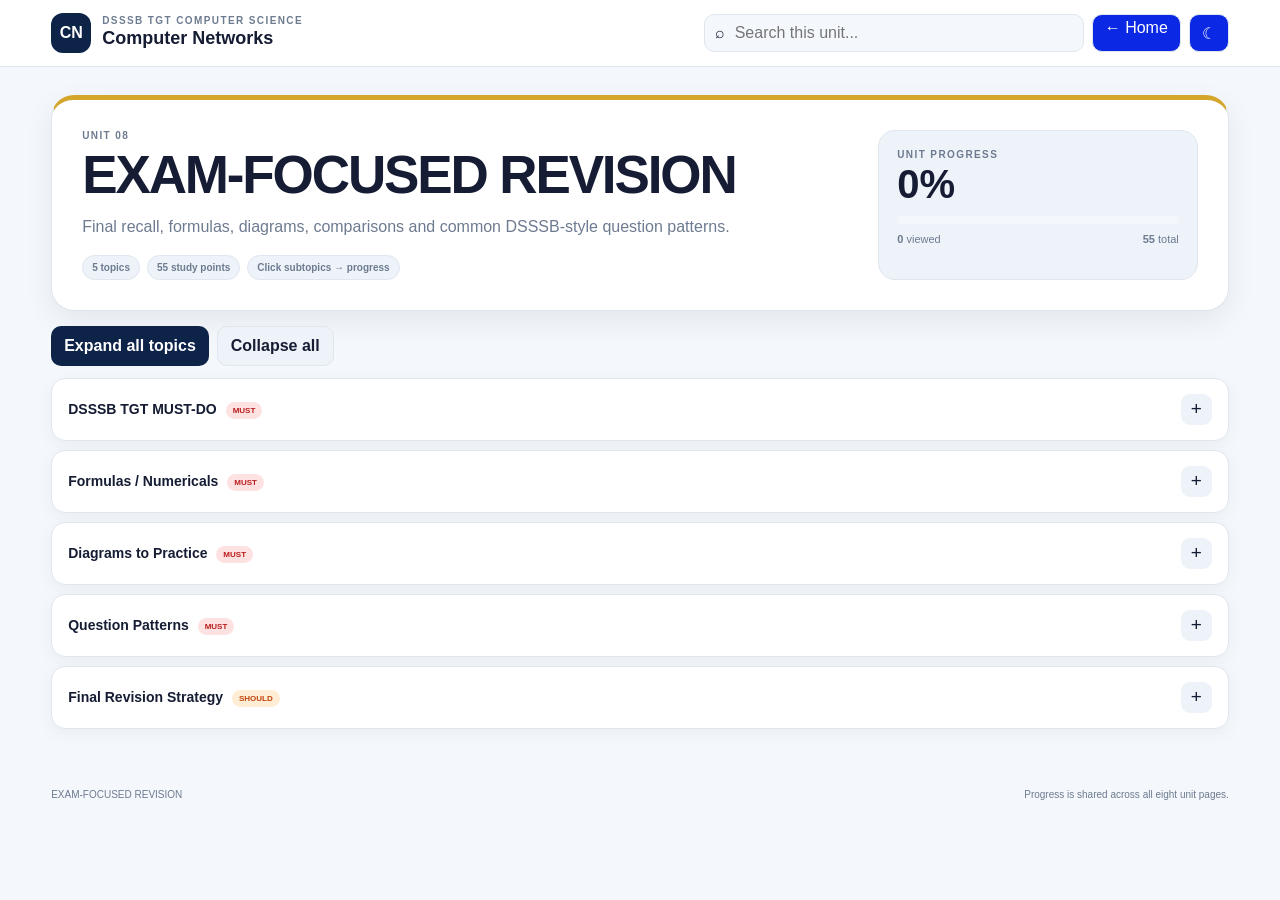
<file: unit8.html>
<!DOCTYPE html>
<html lang="en">

<head>
  <meta charset="UTF-8">
  <meta name="viewport" content="width=device-width,initial-scale=1.0">
  <title>EXAM-FOCUSED REVISION | DSSSB TGT</title>
  <link rel="stylesheet" href="css/style.css">
</head>

<body style="--accent:#d4a72c">
  <header class="topbar">
    <div class="brand">
      <div class="mark">CN</div>
      <div>
        <div class="eyebrow">DSSSB TGT COMPUTER SCIENCE</div>
        <h1>Computer Networks</h1>
      </div>
    </div>
    <div class="top-actions"><label class="search">⌕ <input id="searchInput" placeholder="Search this unit..."></label><a class="back-btn" href="index.html">← Home</a><button class="icon-btn" id="themeToggle">☾</button></div>
  </header>
  <main class="page">
    <section class="unit-hero" style="--accent:#d4a72c">
      <div class="unit-header-row">
        <div>
          <div class="unit-label">UNIT 08</div>
          <h2>EXAM-FOCUSED REVISION</h2>
          <p>Final recall, formulas, diagrams, comparisons and common DSSSB-style question patterns.</p>
          <div class="stats"><span class="pill">5 topics</span><span class="pill">55 study points</span><span class="pill">Click subtopics → progress</span></div>
        </div>
        <div class="progress-box">
          <div class="eyebrow">UNIT PROGRESS</div>
          <div class="progress-big" id="progressPercent">0%</div>
          <div class="bar"><span id="progressBar"></span></div>
          <div class="progress-meta"><span><b id="progressDone">0</b> viewed</span><span><b id="progressTotal">55</b> total</span></div>
        </div>
      </div>
    </section>
    <div class="unit-tools"><button class="btn primary" id="expandAll">Expand all topics</button><button class="btn secondary" id="collapseAll">Collapse all</button></div>
    <section class="topic-list">
      <article class="topic" data-search="dsssb tgt must-do osi 7 layers + functions tcp/ip model network devices topologies transmission media comparison error detection methods crc hamming code csma/cd csma/ca pure vs slotted aloha ip addressing ipv4 classes subnetting tcp 3-way handshake tcp vs udp important port numbers http vs https ftp smtp / pop3 / imap dns dhcp arp / rarp / icmp network security basics">
        <div class="topic-head">
          <div>
            <div class="topic-title">DSSSB TGT MUST-DO <span class="priority must">MUST</span></div>
          </div>
          <div class="topic-right"><button class="toggle">+</button></div>
        </div>
        <div class="topic-body">
          <div class="subtopic" data-progress-id="u8-1-1"><label class="subtopic-row"><input class="subtopic-check" type="checkbox" aria-label="Mark OSI 7 layers + functions complete"><span class="subtopic-copy">
                <div class="subtopic-title">OSI 7 layers + functions</div>
                  
              </span></label></div>
          <div class="subtopic" data-progress-id="u8-1-2"><label class="subtopic-row"><input class="subtopic-check" type="checkbox" aria-label="Mark TCP/IP model complete"><span class="subtopic-copy">
                <div class="subtopic-title">TCP/IP model</div>
                  
              </span></label></div>
          <div class="subtopic" data-progress-id="u8-1-3"><label class="subtopic-row"><input class="subtopic-check" type="checkbox" aria-label="Mark Network devices complete"><span class="subtopic-copy">
                <div class="subtopic-title">Network devices</div>
                  
              </span></label></div>
          <div class="subtopic" data-progress-id="u8-1-4"><label class="subtopic-row"><input class="subtopic-check" type="checkbox" aria-label="Mark Topologies complete"><span class="subtopic-copy">
                <div class="subtopic-title">Topologies</div>
                  
              </span></label></div>
          <div class="subtopic" data-progress-id="u8-1-5"><label class="subtopic-row"><input class="subtopic-check" type="checkbox" aria-label="Mark Transmission media comparison complete"><span class="subtopic-copy">
                <div class="subtopic-title">Transmission media comparison</div>
                  
              </span></label></div>
          <div class="subtopic" data-progress-id="u8-1-6"><label class="subtopic-row"><input class="subtopic-check" type="checkbox" aria-label="Mark Error detection methods complete"><span class="subtopic-copy">
                <div class="subtopic-title">Error detection methods</div>
                  
              </span></label></div>
          <div class="subtopic" data-progress-id="u8-1-7"><label class="subtopic-row"><input class="subtopic-check" type="checkbox" aria-label="Mark CRC complete"><span class="subtopic-copy">
                <div class="subtopic-title">CRC</div>
                  
              </span></label></div>
          <div class="subtopic" data-progress-id="u8-1-8"><label class="subtopic-row"><input class="subtopic-check" type="checkbox" aria-label="Mark Hamming code complete"><span class="subtopic-copy">
                <div class="subtopic-title">Hamming code</div>
                  
              </span></label></div>
          <div class="subtopic" data-progress-id="u8-1-9"><label class="subtopic-row"><input class="subtopic-check" type="checkbox" aria-label="Mark CSMA/CD complete"><span class="subtopic-copy">
                <div class="subtopic-title">CSMA/CD</div>
                  
              </span></label></div>
          <div class="subtopic" data-progress-id="u8-1-10"><label class="subtopic-row"><input class="subtopic-check" type="checkbox" aria-label="Mark CSMA/CA complete"><span class="subtopic-copy">
                <div class="subtopic-title">CSMA/CA</div>
                  
              </span></label></div>
          <div class="subtopic" data-progress-id="u8-1-11"><label class="subtopic-row"><input class="subtopic-check" type="checkbox" aria-label="Mark Pure vs Slotted ALOHA complete"><span class="subtopic-copy">
                <div class="subtopic-title">Pure vs Slotted ALOHA</div>
                  
              </span></label></div>
          <div class="subtopic" data-progress-id="u8-1-12"><label class="subtopic-row"><input class="subtopic-check" type="checkbox" aria-label="Mark IP addressing complete"><span class="subtopic-copy">
                <div class="subtopic-title">IP addressing</div>
                  
              </span></label></div>
          <div class="subtopic" data-progress-id="u8-1-13"><label class="subtopic-row"><input class="subtopic-check" type="checkbox" aria-label="Mark IPv4 classes complete"><span class="subtopic-copy">
                <div class="subtopic-title">IPv4 classes</div>
                  
              </span></label></div>
          <div class="subtopic" data-progress-id="u8-1-14"><label class="subtopic-row"><input class="subtopic-check" type="checkbox" aria-label="Mark Subnetting complete"><span class="subtopic-copy">
                <div class="subtopic-title">Subnetting</div>
                  
              </span></label></div>
          <div class="subtopic" data-progress-id="u8-1-15"><label class="subtopic-row"><input class="subtopic-check" type="checkbox" aria-label="Mark TCP 3-way handshake complete"><span class="subtopic-copy">
                <div class="subtopic-title">TCP 3-way handshake</div>
                  
              </span></label></div>
          <div class="subtopic" data-progress-id="u8-1-16"><label class="subtopic-row"><input class="subtopic-check" type="checkbox" aria-label="Mark TCP vs UDP complete"><span class="subtopic-copy">
                <div class="subtopic-title">TCP vs UDP</div>
                  
              </span></label></div>
          <div class="subtopic" data-progress-id="u8-1-17"><label class="subtopic-row"><input class="subtopic-check" type="checkbox" aria-label="Mark Important port numbers complete"><span class="subtopic-copy">
                <div class="subtopic-title">Important port numbers</div>
                  
              </span></label></div>
          <div class="subtopic" data-progress-id="u8-1-18"><label class="subtopic-row"><input class="subtopic-check" type="checkbox" aria-label="Mark HTTP vs HTTPS complete"><span class="subtopic-copy">
                <div class="subtopic-title">HTTP vs HTTPS</div>
                  
              </span></label></div>
          <div class="subtopic" data-progress-id="u8-1-19"><label class="subtopic-row"><input class="subtopic-check" type="checkbox" aria-label="Mark FTP complete"><span class="subtopic-copy">
                <div class="subtopic-title">FTP</div>
                  
              </span></label></div>
          <div class="subtopic" data-progress-id="u8-1-20"><label class="subtopic-row"><input class="subtopic-check" type="checkbox" aria-label="Mark SMTP / POP3 / IMAP complete"><span class="subtopic-copy">
                <div class="subtopic-title">SMTP / POP3 / IMAP</div>
                  
              </span></label></div>
          <div class="subtopic" data-progress-id="u8-1-21"><label class="subtopic-row"><input class="subtopic-check" type="checkbox" aria-label="Mark DNS complete"><span class="subtopic-copy">
                <div class="subtopic-title">DNS</div>
                  
              </span></label></div>
          <div class="subtopic" data-progress-id="u8-1-22"><label class="subtopic-row"><input class="subtopic-check" type="checkbox" aria-label="Mark DHCP complete"><span class="subtopic-copy">
                <div class="subtopic-title">DHCP</div>
                  
              </span></label></div>
          <div class="subtopic" data-progress-id="u8-1-23"><label class="subtopic-row"><input class="subtopic-check" type="checkbox" aria-label="Mark ARP / RARP / ICMP complete"><span class="subtopic-copy">
                <div class="subtopic-title">ARP / RARP / ICMP</div>
                  
              </span></label></div>
          <div class="subtopic" data-progress-id="u8-1-24"><label class="subtopic-row"><input class="subtopic-check" type="checkbox" aria-label="Mark Network security basics complete"><span class="subtopic-copy">
                <div class="subtopic-title">Network security basics</div>
                  
              </span></label></div>
          <div class="tip">Study this point at DSSSB TGT level first. Prioritize definitions, comparisons, examples, diagrams and basic numericals.</div>
        </div>
      </article>
      <article class="topic" data-search="formulas / numericals transmission delay = data size / transmission rate propagation delay = distance / propagation speed total delay components bandwidth-delay product efficiency concepts subnetting formulas number of hosts = 2^h − 2 number of subnets = 2^n">
        <div class="topic-head">
          <div>
            <div class="topic-title">Formulas / Numericals <span class="priority must">MUST</span></div>
          </div>
          <div class="topic-right"><button class="toggle">+</button></div>
        </div>
        <div class="topic-body">
          <div class="subtopic" data-progress-id="u8-2-1"><label class="subtopic-row"><input class="subtopic-check" type="checkbox" aria-label="Mark Transmission Delay = Data Size / Transmission Rate complete"><span class="subtopic-copy">
                <div class="subtopic-title">Transmission Delay = Data Size / Transmission Rate</div>
                  
              </span></label></div>
          <div class="subtopic" data-progress-id="u8-2-2"><label class="subtopic-row"><input class="subtopic-check" type="checkbox" aria-label="Mark Propagation Delay = Distance / Propagation Speed complete"><span class="subtopic-copy">
                <div class="subtopic-title">Propagation Delay = Distance / Propagation Speed</div>
                  
              </span></label></div>
          <div class="subtopic" data-progress-id="u8-2-3"><label class="subtopic-row"><input class="subtopic-check" type="checkbox" aria-label="Mark Total Delay components complete"><span class="subtopic-copy">
                <div class="subtopic-title">Total Delay components</div>
                  
              </span></label></div>
          <div class="subtopic" data-progress-id="u8-2-4"><label class="subtopic-row"><input class="subtopic-check" type="checkbox" aria-label="Mark Bandwidth-Delay Product complete"><span class="subtopic-copy">
                <div class="subtopic-title">Bandwidth-Delay Product</div>
                  
              </span></label></div>
          <div class="subtopic" data-progress-id="u8-2-5"><label class="subtopic-row"><input class="subtopic-check" type="checkbox" aria-label="Mark Efficiency concepts complete"><span class="subtopic-copy">
                <div class="subtopic-title">Efficiency concepts</div>
                  
              </span></label></div>
          <div class="subtopic" data-progress-id="u8-2-6"><label class="subtopic-row"><input class="subtopic-check" type="checkbox" aria-label="Mark Subnetting formulas complete"><span class="subtopic-copy">
                <div class="subtopic-title">Subnetting formulas</div>
                  
              </span></label></div>
          <div class="subtopic" data-progress-id="u8-2-7"><label class="subtopic-row"><input class="subtopic-check" type="checkbox" aria-label="Mark Number of hosts = 2^h − 2 complete"><span class="subtopic-copy">
                <div class="subtopic-title">Number of hosts = 2^h − 2</div>
                  
              </span></label></div>
          <div class="subtopic" data-progress-id="u8-2-8"><label class="subtopic-row"><input class="subtopic-check" type="checkbox" aria-label="Mark Number of subnets = 2^n complete"><span class="subtopic-copy">
                <div class="subtopic-title">Number of subnets = 2^n</div>
                  
              </span></label></div>
          <div class="tip">Study this point at DSSSB TGT level first. Prioritize definitions, comparisons, examples, diagrams and basic numericals.</div>
        </div>
      </article>
      <article class="topic" data-search="diagrams to practice osi model tcp/ip model network topologies tcp 3-way handshake tcp connection termination ip packet format ethernet frame crc concept subnetting structure">
        <div class="topic-head">
          <div>
            <div class="topic-title">Diagrams to Practice <span class="priority must">MUST</span></div>
          </div>
          <div class="topic-right"><button class="toggle">+</button></div>
        </div>
        <div class="topic-body">
          <div class="subtopic" data-progress-id="u8-3-1"><label class="subtopic-row"><input class="subtopic-check" type="checkbox" aria-label="Mark OSI model complete"><span class="subtopic-copy">
                <div class="subtopic-title">OSI model</div>
                  
              </span></label></div>
          <div class="subtopic" data-progress-id="u8-3-2"><label class="subtopic-row"><input class="subtopic-check" type="checkbox" aria-label="Mark TCP/IP model complete"><span class="subtopic-copy">
                <div class="subtopic-title">TCP/IP model</div>
                  
              </span></label></div>
          <div class="subtopic" data-progress-id="u8-3-3"><label class="subtopic-row"><input class="subtopic-check" type="checkbox" aria-label="Mark Network topologies complete"><span class="subtopic-copy">
                <div class="subtopic-title">Network topologies</div>
                  
              </span></label></div>
          <div class="subtopic" data-progress-id="u8-3-4"><label class="subtopic-row"><input class="subtopic-check" type="checkbox" aria-label="Mark TCP 3-way handshake complete"><span class="subtopic-copy">
                <div class="subtopic-title">TCP 3-way handshake</div>
                  
              </span></label></div>
          <div class="subtopic" data-progress-id="u8-3-5"><label class="subtopic-row"><input class="subtopic-check" type="checkbox" aria-label="Mark TCP connection termination complete"><span class="subtopic-copy">
                <div class="subtopic-title">TCP connection termination</div>
                  
              </span></label></div>
          <div class="subtopic" data-progress-id="u8-3-6"><label class="subtopic-row"><input class="subtopic-check" type="checkbox" aria-label="Mark IP packet format complete"><span class="subtopic-copy">
                <div class="subtopic-title">IP packet format</div>
                  
              </span></label></div>
          <div class="subtopic" data-progress-id="u8-3-7"><label class="subtopic-row"><input class="subtopic-check" type="checkbox" aria-label="Mark Ethernet frame complete"><span class="subtopic-copy">
                <div class="subtopic-title">Ethernet frame</div>
                  
              </span></label></div>
          <div class="subtopic" data-progress-id="u8-3-8"><label class="subtopic-row"><input class="subtopic-check" type="checkbox" aria-label="Mark CRC concept complete"><span class="subtopic-copy">
                <div class="subtopic-title">CRC concept</div>
                  
              </span></label></div>
          <div class="subtopic" data-progress-id="u8-3-9"><label class="subtopic-row"><input class="subtopic-check" type="checkbox" aria-label="Mark Subnetting structure complete"><span class="subtopic-copy">
                <div class="subtopic-title">Subnetting structure</div>
                  
              </span></label></div>
          <div class="tip">Study this point at DSSSB TGT level first. Prioritize definitions, comparisons, examples, diagrams and basic numericals.</div>
        </div>
      </article>
      <article class="topic" data-search="question patterns definition-based difference / comparison layer identification protocol identification device identification port number questions numerical questions match-the-following assertion / reasoning scenario-based">
        <div class="topic-head">
          <div>
            <div class="topic-title">Question Patterns <span class="priority must">MUST</span></div>
          </div>
          <div class="topic-right"><button class="toggle">+</button></div>
        </div>
        <div class="topic-body">
          <div class="subtopic" data-progress-id="u8-4-1"><label class="subtopic-row"><input class="subtopic-check" type="checkbox" aria-label="Mark Definition-based complete"><span class="subtopic-copy">
                <div class="subtopic-title">Definition-based</div>
                  
              </span></label></div>
          <div class="subtopic" data-progress-id="u8-4-2"><label class="subtopic-row"><input class="subtopic-check" type="checkbox" aria-label="Mark Difference / comparison complete"><span class="subtopic-copy">
                <div class="subtopic-title">Difference / comparison</div>
                  
              </span></label></div>
          <div class="subtopic" data-progress-id="u8-4-3"><label class="subtopic-row"><input class="subtopic-check" type="checkbox" aria-label="Mark Layer identification complete"><span class="subtopic-copy">
                <div class="subtopic-title">Layer identification</div>
                  
              </span></label></div>
          <div class="subtopic" data-progress-id="u8-4-4"><label class="subtopic-row"><input class="subtopic-check" type="checkbox" aria-label="Mark Protocol identification complete"><span class="subtopic-copy">
                <div class="subtopic-title">Protocol identification</div>
                  
              </span></label></div>
          <div class="subtopic" data-progress-id="u8-4-5"><label class="subtopic-row"><input class="subtopic-check" type="checkbox" aria-label="Mark Device identification complete"><span class="subtopic-copy">
                <div class="subtopic-title">Device identification</div>
                  
              </span></label></div>
          <div class="subtopic" data-progress-id="u8-4-6"><label class="subtopic-row"><input class="subtopic-check" type="checkbox" aria-label="Mark Port number questions complete"><span class="subtopic-copy">
                <div class="subtopic-title">Port number questions</div>
                  
              </span></label></div>
          <div class="subtopic" data-progress-id="u8-4-7"><label class="subtopic-row"><input class="subtopic-check" type="checkbox" aria-label="Mark Numerical questions complete"><span class="subtopic-copy">
                <div class="subtopic-title">Numerical questions</div>
                  
              </span></label></div>
          <div class="subtopic" data-progress-id="u8-4-8"><label class="subtopic-row"><input class="subtopic-check" type="checkbox" aria-label="Mark Match-the-following complete"><span class="subtopic-copy">
                <div class="subtopic-title">Match-the-following</div>
                  
              </span></label></div>
          <div class="subtopic" data-progress-id="u8-4-9"><label class="subtopic-row"><input class="subtopic-check" type="checkbox" aria-label="Mark Assertion / reasoning complete"><span class="subtopic-copy">
                <div class="subtopic-title">Assertion / reasoning</div>
                  
              </span></label></div>
          <div class="subtopic" data-progress-id="u8-4-10"><label class="subtopic-row"><input class="subtopic-check" type="checkbox" aria-label="Mark Scenario-based complete"><span class="subtopic-copy">
                <div class="subtopic-title">Scenario-based</div>
                  
              </span></label></div>
          <div class="tip">Study this point at DSSSB TGT level first. Prioritize definitions, comparisons, examples, diagrams and basic numericals.</div>
        </div>
      </article>
      <article class="topic" data-search="final revision strategy finish all must topics first revise tables and layer mappings solve pyqs after concept completion keep low-priority depth for last">
        <div class="topic-head">
          <div>
            <div class="topic-title">Final Revision Strategy <span class="priority should">SHOULD</span></div>
          </div>
          <div class="topic-right"><button class="toggle">+</button></div>
        </div>
        <div class="topic-body">
          <div class="subtopic" data-progress-id="u8-5-1"><label class="subtopic-row"><input class="subtopic-check" type="checkbox" aria-label="Mark Finish all MUST topics first complete"><span class="subtopic-copy">
                <div class="subtopic-title">Finish all MUST topics first</div>
                  
              </span></label></div>
          <div class="subtopic" data-progress-id="u8-5-2"><label class="subtopic-row"><input class="subtopic-check" type="checkbox" aria-label="Mark Revise tables and layer mappings complete"><span class="subtopic-copy">
                <div class="subtopic-title">Revise tables and layer mappings</div>
                  
              </span></label></div>
          <div class="subtopic" data-progress-id="u8-5-3"><label class="subtopic-row"><input class="subtopic-check" type="checkbox" aria-label="Mark Solve PYQs after concept completion complete"><span class="subtopic-copy">
                <div class="subtopic-title">Solve PYQs after concept completion</div>
                  
              </span></label></div>
          <div class="subtopic" data-progress-id="u8-5-4"><label class="subtopic-row"><input class="subtopic-check" type="checkbox" aria-label="Mark Keep LOW-priority depth for last complete"><span class="subtopic-copy">
                <div class="subtopic-title">Keep LOW-priority depth for last</div>
                  
              </span></label></div>
          <div class="tip">Study this point at DSSSB TGT level first. Prioritize definitions, comparisons, examples, diagrams and basic numericals.</div>
        </div>
      </article>
    </section>
  </main>
  <footer class="footer"><span>EXAM-FOCUSED REVISION</span><span>Progress is shared across all eight unit pages.</span></footer>
  <script>
    const KEY = "dsssb_cn_global_progress_v4",
      THEME = "dsssb_cn_theme_v4";

    function load() {
      return JSON.parse(localStorage.getItem(KEY) || "{}")
    }

    function save(x) {
      localStorage.setItem(KEY, JSON.stringify(x))
    }

    function theme(d) {
      document.body.classList.toggle("dark", d);
      const b = document.querySelector("#themeToggle");
      if (b) b.textContent = d ? "☀" : "☾";
      localStorage.setItem(THEME, d ? "1" : "0")
    }

    function init() {
      theme(localStorage.getItem(THEME) === "1");
      const b = document.querySelector("#themeToggle");
      if (b) b.onclick = () => theme(!document.body.classList.contains("dark"))
    }

    function updateLocalProgress() {
      const p = load(),
        nodes = [...document.querySelectorAll("[data-progress-id]")],
        total = nodes.length,
        done = nodes.filter(n => p[n.dataset.progressId]).length,
        pct = total ? Math.round(done / total * 100) : 0;
      const pb = document.querySelector("#progressBar");
      if (pb) pb.style.width = pct + "%";
      const pe = document.querySelector("#progressPercent");
      if (pe) pe.textContent = pct + "%";
      const pd = document.querySelector("#progressDone");
      if (pd) pd.textContent = done;
      document.querySelectorAll("[data-progress-id]").forEach(n => {
        const id = n.dataset.progressId,
          checked = !!p[id];
        n.classList.toggle("viewed", checked);
        const cb = n.querySelector(".subtopic-check");
        if (cb) cb.checked = checked;
      });
    }

    function wire() {
      document.querySelectorAll(".topic-head").forEach(h => h.onclick = (e) => {
        if (e.target.closest("button")) return;
        const c = h.closest(".topic"),
          o = c.classList.toggle("open");
        c.querySelector(".toggle").textContent = o ? "×" : "+";
      });
      document.querySelectorAll(".subtopic-check").forEach(cb => cb.addEventListener("click", e => {
        e.stopPropagation();
        const n = cb.closest(".subtopic"),
          p = load();
        p[n.dataset.progressId] = cb.checked;
        if (!cb.checked) delete p[n.dataset.progressId];
        save(p);
        updateLocalProgress();
      }));
      document.querySelectorAll(".subtopic").forEach(n => n.addEventListener("click", (e) => {
        if (e.target.closest(".subtopic-check")) return;
        const cb = n.querySelector(".subtopic-check");
        cb.checked = !cb.checked;
        cb.dispatchEvent(new Event("click", {
          bubbles: false
        }));
      }));
      document.querySelector("#expandAll")?.addEventListener("click", () => document.querySelectorAll(".topic").forEach(c => {
        c.classList.add("open");
        c.querySelector(".toggle").textContent = "×"
      }));
      document.querySelector("#collapseAll")?.addEventListener("click", () => document.querySelectorAll(".topic").forEach(c => {
        c.classList.remove("open");
        c.querySelector(".toggle").textContent = "+"
      }));
      document.querySelector("#searchInput")?.addEventListener("input", e => {
        const q = e.target.value.toLowerCase().trim();
        document.querySelectorAll(".topic").forEach(c => c.classList.toggle("hidden", q && !c.dataset.search.includes(q)))
      });
      document.addEventListener("keydown", e => {
        if ((e.ctrlKey || e.metaKey) && e.key.toLowerCase() === "k") {
          e.preventDefault();
          document.querySelector("#searchInput")?.focus()
        }
      });
    }
    document.addEventListener("DOMContentLoaded", () => {
      init();
      wire();
      updateLocalProgress()
    });
  </script>
</body>

</html>
</file>
<file: css/style.css>
* {
  box-sizing: border-box;
}
:root {
  --bg: #f4f7fb;
  --card: #fff;
  --ink: #151c33;
  --muted: #6d7b90;
  --line: #dfe6ee;
  --nav: #0e2348;
  --soft: #eef3f9;
  --shadow: 0 10px 30px rgba(20, 32, 50, 0.07);
}
body.dark {
  --bg: #0a1220;
  --card: #121d2c;
  --ink: #eff5fc;
  --muted: #9ba9bd;
  --line: #28374c;
  --nav: #07162f;
  --soft: #172336;
  --shadow: 0 16px 38px rgba(0, 0, 0, 0.25);
}
html {
  scroll-behavior: smooth;
}
body {
  margin: 0;
  background: var(--bg);
  color: var(--ink);
  font-family:
    Inter,
    Segoe UI,
    Arial,
    sans-serif;
}
a {
  text-decoration: none;
  color: inherit;
}
button,
input {
  font: inherit;
}
.topbar {
  position: sticky;
  top: 0;
  z-index: 50;
  display: flex;
  align-items: center;
  justify-content: space-between;
  gap: 16px;
  padding: 13px 4vw;
  background: color-mix(in srgb, var(--card) 94%, transparent);
  backdrop-filter: blur(14px);
  border-bottom: 1px solid var(--line);
}
.brand {
  display: flex;
  align-items: center;
  gap: 11px;
}
.mark {
  width: 40px;
  height: 40px;
  border-radius: 12px;
  background: var(--nav);
  color: #fff;
  display: grid;
  place-items: center;
  font-weight: 900;
}
.eyebrow,
.kicker,
.unit-label {
  font-size: 10px;
  font-weight: 900;
  letter-spacing: 0.14em;
  color: var(--muted);
}
.brand h1 {
  margin: 2px 0;
  font-size: 18px;
}
.top-actions {
  display: flex;
  align-items: center;
  gap: 8px;
}
.search {
  display: flex;
  align-items: center;
  gap: 8px;
  width: min(380px, 42vw);
  border: 1px solid var(--line);
  background: var(--bg);
  border-radius: 10px;
  padding: 8px 10px;
}
.search input {
  width: 100%;
  border: 0;
  outline: 0;
  background: transparent;
  color: var(--ink);
}
.icon-btn,
.back-btn {
  color: #ffffff;
  height: 38px;
  border: 1px solid var(--line);
  background: rgb(11, 40, 229);
  padding: 4px 12px;
  border-radius: 10px;
  cursor: pointer;
}
.page {
  max-width: 1320px;
  margin: auto;
  padding: 28px 4vw 60px;
}
.hero,
.unit-hero {
  background: var(--card);
  border: 1px solid var(--line);
  border-radius: 23px;
  box-shadow: var(--shadow);
  padding: 30px;
}
.hero-grid {
  display: grid;
  grid-template-columns: 1.6fr 0.8fr;
  gap: 20px;
  align-items: center;
}
.hero h2,
.unit-hero h2 {
  font-size: clamp(30px, 4.6vw, 53px);
  line-height: 1.02;
  letter-spacing: -0.04em;
  margin: 7px 0 12px;
}
.hero p,
.unit-hero p {
  max-width: 780px;
  color: var(--muted);
  margin: 0;
  line-height: 1.6;
}
.actions {
  display: flex;
  gap: 8px;
  margin-top: 20px;
}
.btn {
  border-radius: 10px;
  padding: 10px 13px;
  font-weight: 850;
  cursor: pointer;
}
.primary {
  border: 0;
  background: var(--nav);
  color: #fff;
}
.secondary {
  border: 1px solid var(--line);
  background: var(--soft);
  color: var(--ink);
}
.progress-box {
  background: var(--soft);
  border: 1px solid var(--line);
  border-radius: 17px;
  padding: 18px;
}
.progress-big {
  font-size: 40px;
  font-weight: 900;
  margin-top: 2px;
}
.bar {
  height: 8px;
  background: var(--bg);
  border-radius: 99px;
  overflow: hidden;
  margin: 9px 0;
}
.bar span {
  display: block;
  width: 0;
  height: 100%;
  background: linear-gradient(90deg, #3b82f6, #16a34a);
  transition: width 0.3s;
}
.progress-meta {
  display: flex;
  justify-content: space-between;
  color: var(--muted);
  font-size: 11px;
}
.section-head {
  display: flex;
  align-items: end;
  justify-content: space-between;
  margin: 28px 0 12px;
}
.section-head h3 {
  margin: 0;
  font-size: 21px;
}
.section-head span {
  font-size: 11px;
  color: var(--muted);
}
.unit-grid {
  display: grid;
  grid-template-columns: repeat(2, 1fr);
  gap: 14px;
}
.unit-card {
  display: block;
  background: var(--card);
  border: 1px solid var(--line);
  border-left: 5px solid var(--accent);
  border-radius: 17px;
  box-shadow: var(--shadow);
  padding: 18px;
  transition: 0.16s;
}
.unit-card:hover {
  transform: translateY(-2px);
  box-shadow: 0 16px 38px rgba(20, 32, 50, 0.1);
}
.unit-card-top {
  display: flex;
  justify-content: space-between;
  gap: 16px;
}
.unit-no {
  font-size: 10px;
  font-weight: 900;
  letter-spacing: 0.14em;
  color: var(--accent);
}
.unit-card h4 {
  margin: 5px 0;
  font-size: 18px;
}
.unit-card p {
  margin: 0;
  color: var(--muted);
  font-size: 12px;
  line-height: 1.5;
}
.arrow {
  font-size: 26px;
  color: var(--muted);
}
.unit-progress {
  margin-top: 14px;
}
.unit-progress-row {
  display: flex;
  justify-content: space-between;
  font-size: 10px;
  color: var(--muted);
}
.unit-progress .bar {
  height: 6px;
}
.unit-hero {
  margin-bottom: 15px;
  border-top: 5px solid var(--accent);
}
.unit-header-row {
  display: grid;
  grid-template-columns: 1.7fr 0.7fr;
  gap: 20px;
}
.unit-hero .stats {
  display: flex;
  gap: 7px;
  flex-wrap: wrap;
  margin-top: 15px;
}
.pill {
  font-size: 10px;
  padding: 6px 9px;
  border-radius: 999px;
  background: var(--soft);
  border: 1px solid var(--line);
  color: var(--muted);
  font-weight: 800;
}
.unit-tools {
  display: flex;
  gap: 8px;
  margin-bottom: 12px;
}
.topic-list {
  display: flex;
  flex-direction: column;
  gap: 9px;
}
.topic {
  background: var(--card);
  border: 1px solid var(--line);
  border-radius: 14px;
  overflow: hidden;
  box-shadow: 0 5px 18px rgba(20, 32, 50, 0.045);
}
.topic.hidden {
  display: none;
}
.topic-head {
  display: flex;
  justify-content: space-between;
  align-items: center;
  gap: 12px;
  padding: 15px 16px;
  cursor: pointer;
}
.topic-title {
  font-size: 14px;
  font-weight: 900;
}
.topic-desc {
  font-size: 11px;
  color: var(--muted);
  margin-top: 3px;
}
.topic-right {
  display: flex;
  align-items: center;
  gap: 7px;
}
.priority {
  font-size: 8px;
  padding: 4px 7px;
  border-radius: 99px;
  font-weight: 900;
  vertical-align: middle;
  margin-left: 5px;
}
.must {
  background: #fee2e2;
  color: #b91c1c;
}
.should {
  background: #ffedd5;
  color: #c2410c;
}
.basic {
  background: #dcfce7;
  color: #166534;
}
.toggle {
  width: 31px;
  height: 31px;
  border: 0;
  border-radius: 9px;
  background: var(--soft);
  color: var(--ink);
  font-size: 19px;
  cursor: pointer;
}
.topic-body {
  display: none;
  padding: 15px 18px;
  border-top: 1px solid var(--line);
  background: color-mix(in srgb, var(--bg) 44%, var(--card));
  margin-left: 38px;
}
.topic.open .topic-body {
  display: block;
}
.topic.open .toggle {
  transform: rotate(45deg);
}
.subtopic {
  margin: 7px 0;
  padding: 11px 13px;
  border: 1px solid var(--line);
  border-left: 3px solid var(--accent);
  border-radius: 10px;
  background: var(--card);
  cursor: pointer;
  transition: 0.14s;
}
.subtopic:hover {
  transform: translateX(3px);
  background: var(--soft);
}
.subtopic.viewed {
  outline: 2px solid color-mix(in srgb, var(--accent) 35%, transparent);
}
.subtopic-title {
  font-size: 12px;
  font-weight: 760;
}
.subtopic-note {
  font-size: 10px;
  color: var(--muted);
  margin-top: 2px;
}
.subtopic.viewed .subtopic-title:after {
  content: " ✓ viewed";
  color: #15803d;
  font-size: 9px;
  font-weight: 900;
}
.tip {
  margin-top: 12px;
  padding: 10px 12px;
  border-radius: 9px;
  background: var(--soft);
  color: var(--muted);
  font-size: 10px;
}
.footer {
  max-width: 1320px;
  margin: auto;
  padding: 0 4vw 27px;
  display: flex;
  justify-content: space-between;
  color: var(--muted);
  font-size: 10px;
}
@media (max-width: 900px) {
  .hero-grid,
  .unit-header-row {
    grid-template-columns: 1fr;
  }
  .unit-grid {
    grid-template-columns: 1fr;
  }
}
@media (max-width: 650px) {
  .topbar {
    flex-direction: column;
    align-items: flex-start;
  }
  .top-actions,
  .search {
    width: 100%;
  }
  .page {
    padding-top: 16px;
  }
  .hero,
  .unit-hero {
    padding: 20px;
  }
  .topic-body {
    margin-left: 0;
  }
  .footer {
    padding-left: 16px;
    padding-right: 16px;
    flex-direction: column;
    gap: 5px;
  }
}
.subtopic-row {
  display: flex;
  align-items: center;
  gap: 10px;
}
.subtopic-check {
  appearance: none;
  width: 19px;
  height: 19px;
  flex: 0 0 19px;
  border: 2px solid #b9c4d2;
  border-radius: 6px;
  display: grid;
  place-items: center;
  cursor: pointer;
  background: transparent;
}
.subtopic-check:checked {
  background: #16a34a;
  border-color: #16a34a;
}
.subtopic-check:checked:after {
  content: "✓";
  color: #fff;
  font-size: 12px;
  font-weight: 900;
}
.subtopic-check:focus-visible {
  outline: 2px solid var(--accent);
  outline-offset: 2px;
}
.subtopic-check:checked + .subtopic-copy .subtopic-title {
  text-decoration: line-through;
  text-decoration-thickness: 1px;
  opacity: 0.68;
}
</file>
